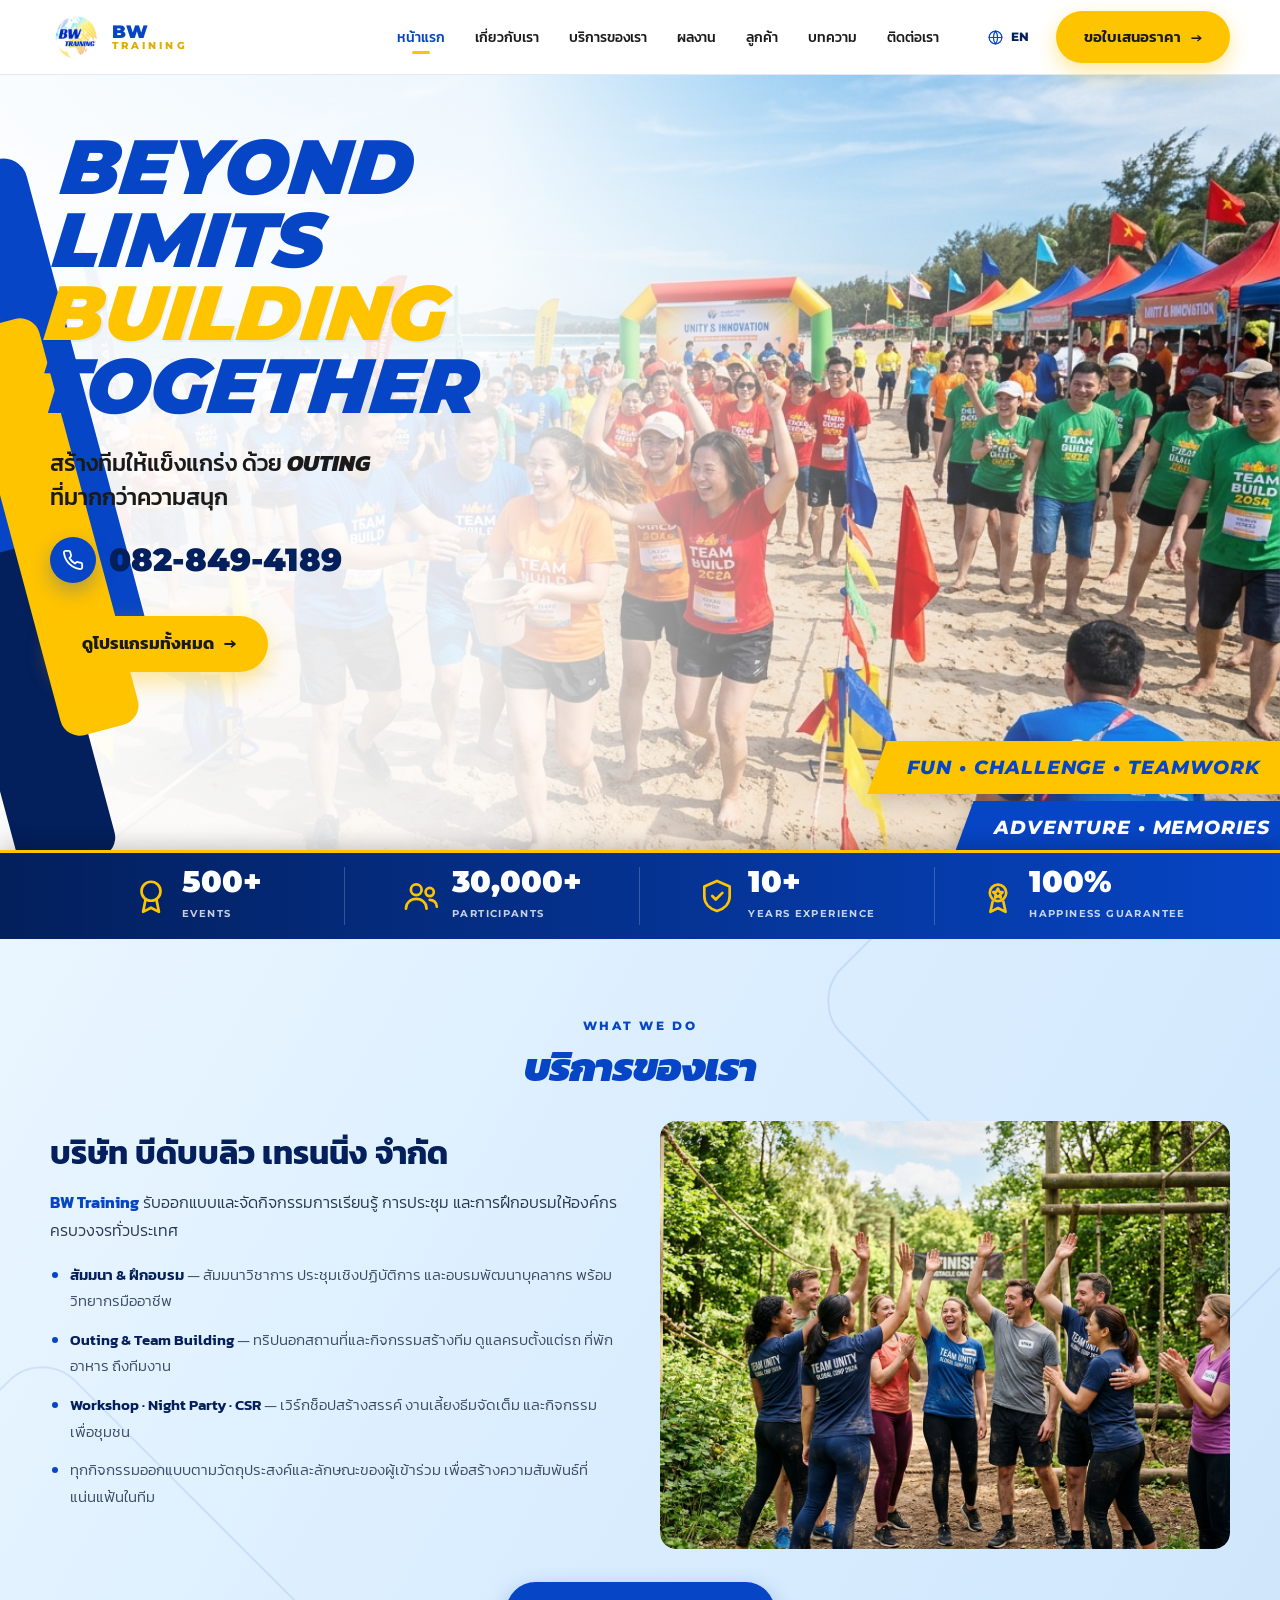
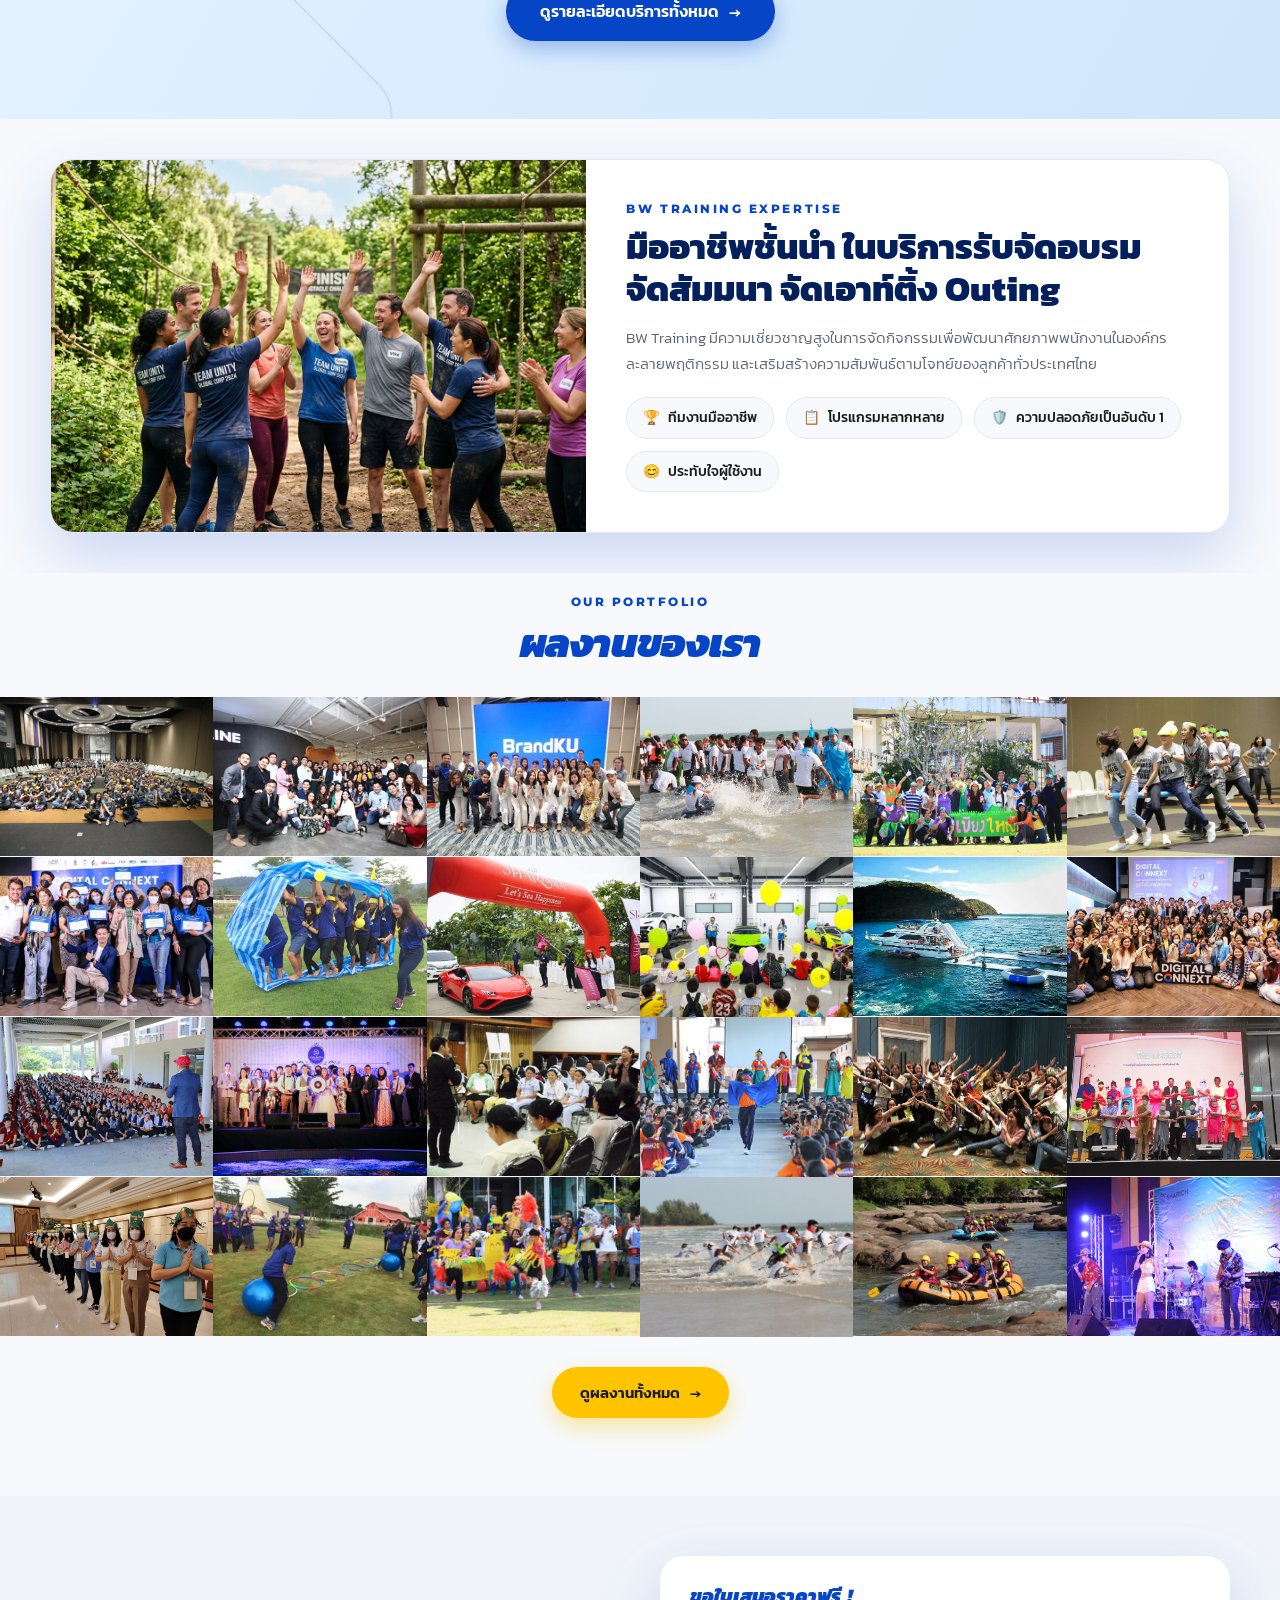
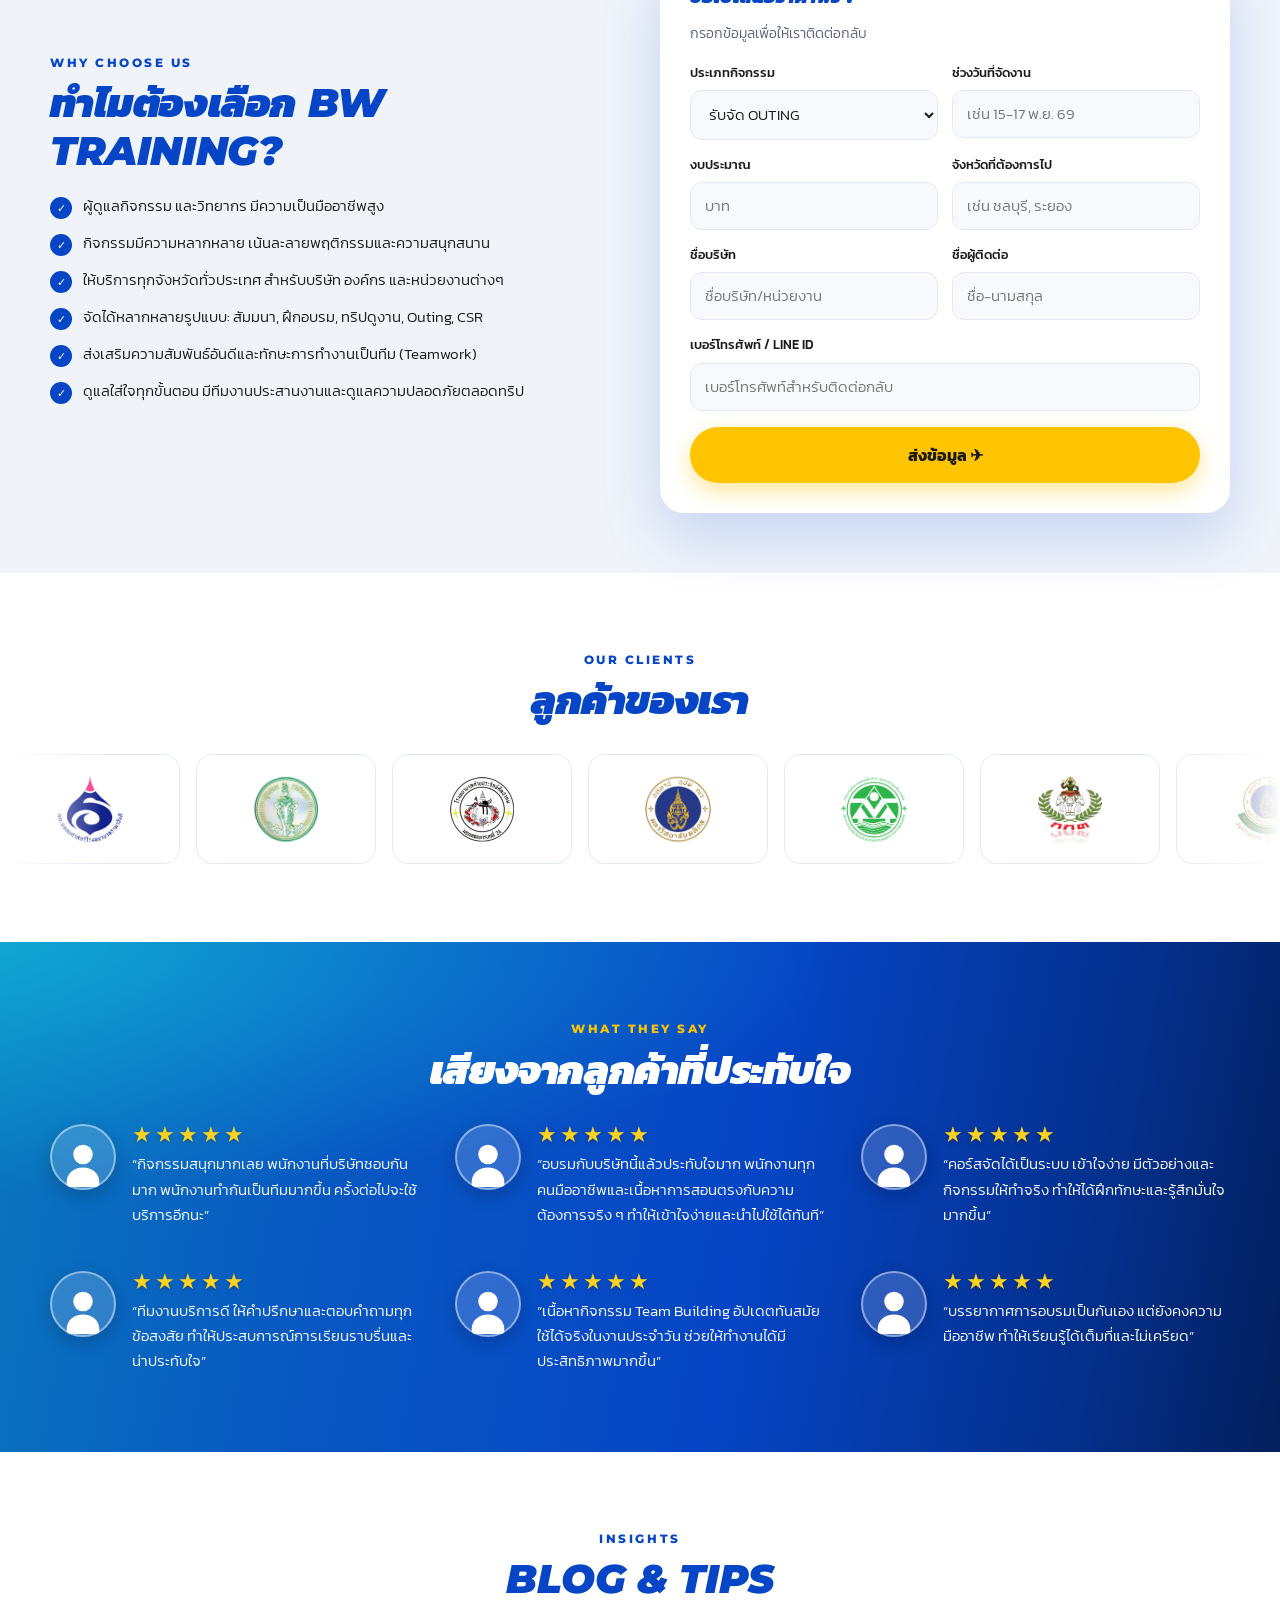
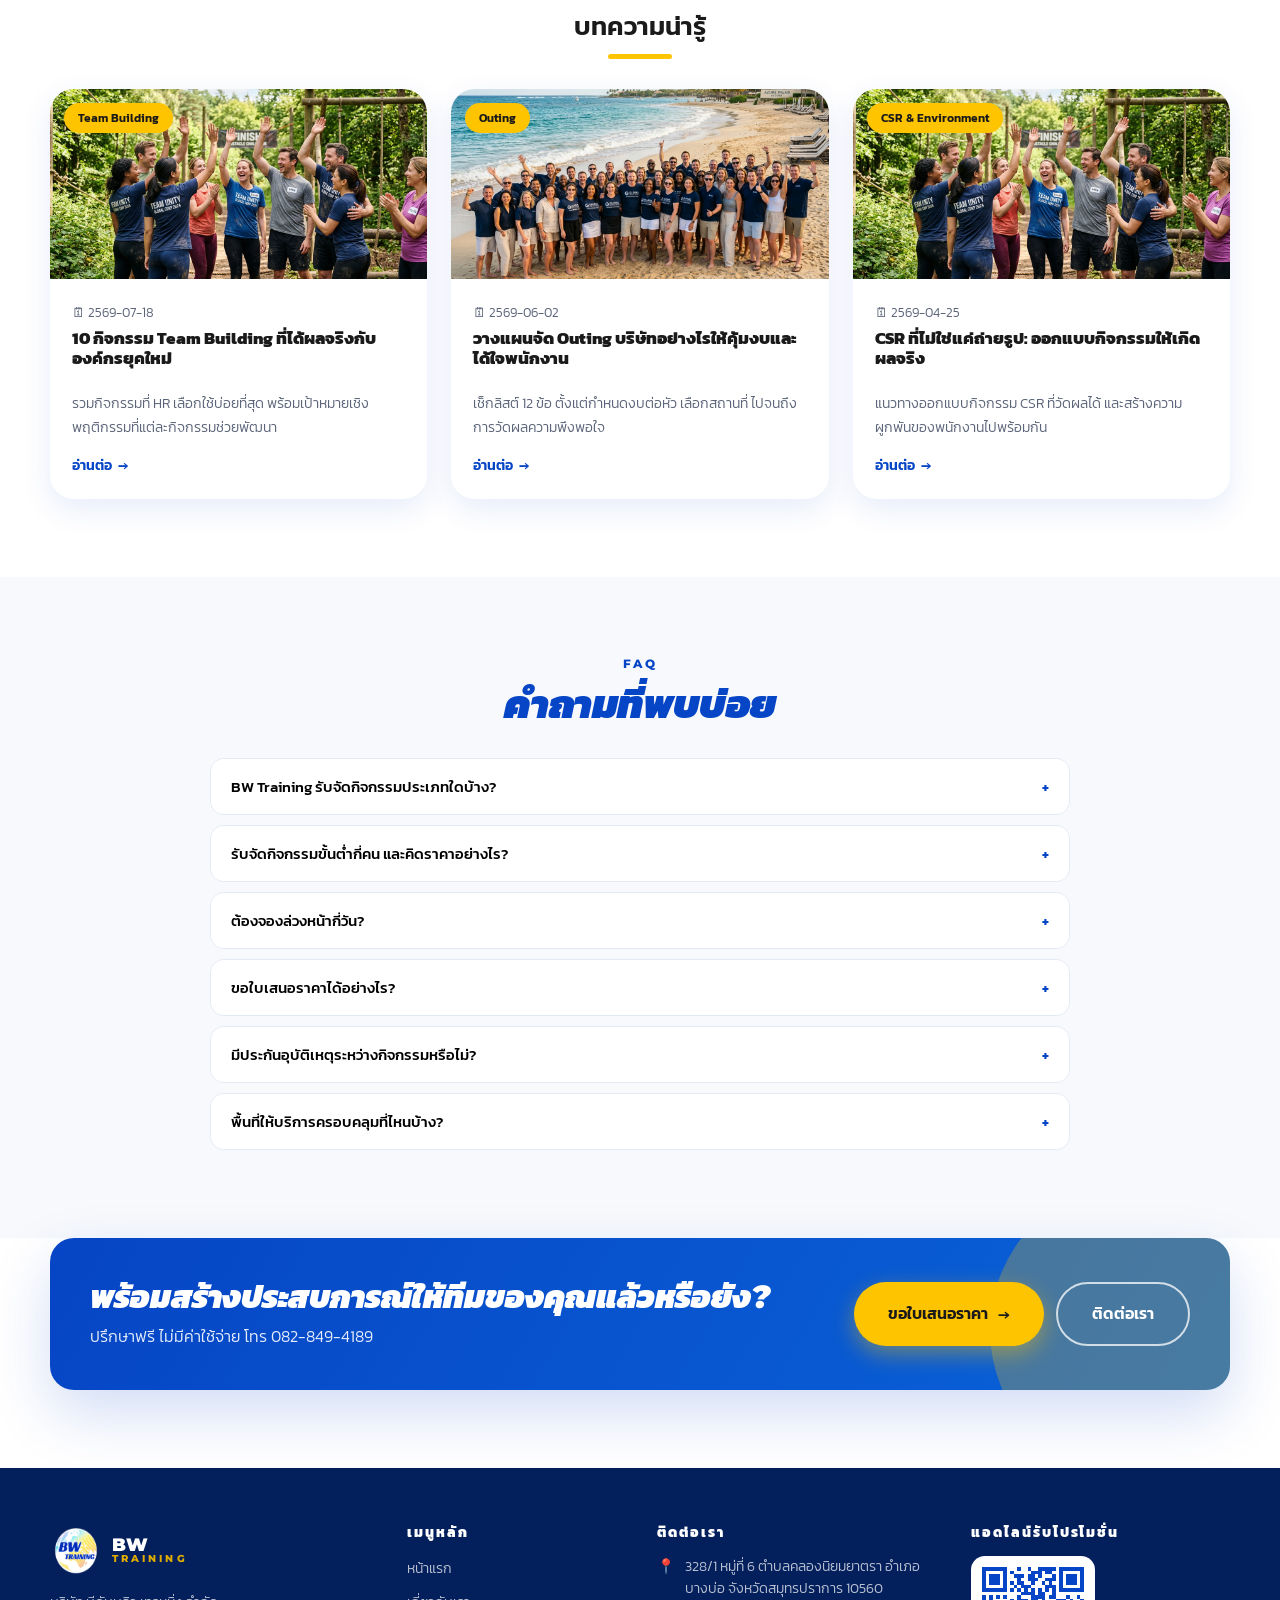
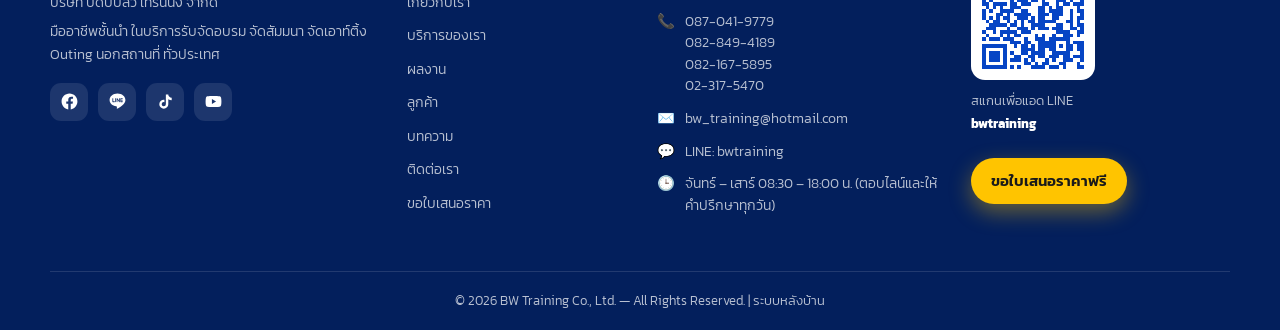
<file: index.html>
<!DOCTYPE html>
<html lang="th">
<head>
<meta charset="UTF-8">
<meta name="viewport" content="width=device-width,initial-scale=1">
<title>BW Training | รับจัด Outing สัมมนา Team Building CSR ครบวงจร ทั่วประเทศ</title>
<meta name="description" content="บริษัท บีดับบลิว เทรนนิ่ง จำกัด รับจัด Outing สัมมนา Team Building ท่องเที่ยว Workshop Night Party และ CSR ครบวงจร ประสบการณ์กว่า 10 ปี 500+ อีเวนต์ ขอใบเสนอราคาฟรีภายใน 24 ชม. โทร 082-849-4189">
<meta name="keywords" content="รับจัด outing, ทีมบิวดิ้ง, team building, จัดสัมมนา, บริษัทจัดกิจกรรม, night party, กิจกรรม CSR, workshop องค์กร, บางบ่อ, สมุทรปราการ">
<meta name="robots" content="index,follow,max-image-preview:large">
<meta name="author" content="บริษัท บีดับบลิว เทรนนิ่ง จำกัด">
<link rel="canonical" href="https://www.bwtraining.co.th/">
<meta name="geo.region" content="TH-11"><meta name="geo.placename" content="บางบ่อ สมุทรปราการ">
<meta name="geo.position" content="13.5147;100.8532"><meta name="ICBM" content="13.5147, 100.8532">
<meta property="og:type" content="website">
<meta property="og:locale" content="th_TH">
<meta property="og:site_name" content="BW Training">
<meta property="og:title" content="BW Training | รับจัด Outing สัมมนา Team Building CSR ครบวงจร">
<meta property="og:description" content="สร้างทีมให้แข็งแกร่ง ด้วยประสบการณ์ที่มากกว่า — Outing, Team Building, สัมมนา, Workshop, Night Party, CSR ทั่วประเทศ">
<meta property="og:url" content="https://www.bwtraining.co.th/">
<meta property="og:image" content="https://www.bwtraining.co.th/assets/img/logo.png">
<meta name="twitter:card" content="summary_large_image">
<link rel="icon" href="assets/img/logo.png" type="image/png">
<link rel="stylesheet" href="assets/css/style.css?v=202608220220">
<script type="application/ld+json">
{"@context":"https://schema.org","@graph":[
{"@type":["Organization","LocalBusiness","TravelAgency"],"@id":"https://www.bwtraining.co.th/#org",
 "name":"บริษัท บีดับบลิว เทรนนิ่ง จำกัด","alternateName":"BW Training Co., Ltd.",
 "url":"https://www.bwtraining.co.th/","logo":"https://www.bwtraining.co.th/assets/img/logo.png",
 "image":"https://www.bwtraining.co.th/assets/img/logo.png",
 "description":"รับจัด Outing สัมมนา Team Building ท่องเที่ยว Workshop Night Party และกิจกรรม CSR ครบวงจรทั่วประเทศไทย",
 "email":"bw_training@hotmail.com",
 "telephone":["+66828494189","+66870419779","+66821675895"],
 "priceRange":"฿฿",
 "address":{"@type":"PostalAddress","streetAddress":"328/1 หมู่ที่ 6 ตำบลคลองนิยมยาตรา","addressLocality":"บางบ่อ","addressRegion":"สมุทรปราการ","postalCode":"10560","addressCountry":"TH"},
 "geo":{"@type":"GeoCoordinates","latitude":13.5147,"longitude":100.8532},
 "areaServed":[{"@type":"Country","name":"ประเทศไทย"},{"@type":"AdministrativeArea","name":"กรุงเทพมหานครและปริมณฑล"},{"@type":"AdministrativeArea","name":"ภาคตะวันออก"}],
 "openingHoursSpecification":[{"@type":"OpeningHoursSpecification","dayOfWeek":["Monday","Tuesday","Wednesday","Thursday","Friday","Saturday"],"opens":"08:30","closes":"18:00"}],
 "sameAs":["https://line.me/R/ti/p/~bwtraining"],
 "aggregateRating":{"@type":"AggregateRating","ratingValue":"4.9","reviewCount":"128"},
 "hasOfferCatalog":{"@type":"OfferCatalog","name":"บริการของ BW Training","itemListElement":[
  {"@type":"Offer","itemOffered":{"@type":"Service","name":"รับจัด Outing"}},
  {"@type":"Offer","itemOffered":{"@type":"Service","name":"กิจกรรมสัมมนา"}},
  {"@type":"Offer","itemOffered":{"@type":"Service","name":"กิจกรรม Team Building"}},
  {"@type":"Offer","itemOffered":{"@type":"Service","name":"กิจกรรมท่องเที่ยว"}},
  {"@type":"Offer","itemOffered":{"@type":"Service","name":"กิจกรรม Workshop"}},
  {"@type":"Offer","itemOffered":{"@type":"Service","name":"กิจกรรม Night Party"}},
  {"@type":"Offer","itemOffered":{"@type":"Service","name":"กิจกรรม CSR"}}]}},
{"@type":"WebSite","@id":"https://www.bwtraining.co.th/#web","url":"https://www.bwtraining.co.th/","name":"BW Training","inLanguage":"th","publisher":{"@id":"https://www.bwtraining.co.th/#org"}},
{"@type":"FAQPage","mainEntity":[
 {"@type":"Question","name":"BW Training รับจัดกิจกรรมประเภทใดบ้าง?","acceptedAnswer":{"@type":"Answer","text":"รับจัด Outing, สัมมนา, Team Building, ทริปท่องเที่ยว, Workshop, Night Party และกิจกรรม CSR ครบวงจร ตั้งแต่ออกแบบโปรแกรม รถรับส่ง ที่พัก อาหาร ทีมงาน อุปกรณ์ ไปจนถึงภาพถ่ายและวิดีโอสรุปงาน"}},
 {"@type":"Question","name":"รับจัดกิจกรรมขั้นต่ำกี่คน และคิดราคาอย่างไร?","acceptedAnswer":{"@type":"Answer","text":"เริ่มต้นที่ 30 คนขึ้นไป เราออกแบบและคิดราคาตามโจทย์จริงของแต่ละองค์กร โดยพิจารณาจากจำนวนผู้เข้าร่วม รูปแบบกิจกรรม สถานที่ จำนวนวัน และบริการเสริมที่ต้องการ แจ้งงบประมาณที่มีมาได้เลย ทีมงานจะจัดโปรแกรมให้อยู่ในงบ"}},
 {"@type":"Question","name":"ต้องจองล่วงหน้ากี่วัน?","acceptedAnswer":{"@type":"Answer","text":"แนะนำจองล่วงหน้าอย่างน้อย 21–30 วัน ช่วง High Season พฤศจิกายนถึงกุมภาพันธ์ ควรจองล่วงหน้า 45–60 วัน"}},
 {"@type":"Question","name":"ขอใบเสนอราคาได้อย่างไร?","acceptedAnswer":{"@type":"Answer","text":"กรอกแบบฟอร์มขอใบเสนอราคาบนเว็บไซต์ หรือติดต่อ LINE: bwtraining และโทร 082-849-4189 ทีมงานส่งใบเสนอราคากลับภายใน 24 ชั่วโมงทำการ"}},
 {"@type":"Question","name":"พื้นที่ให้บริการครอบคลุมที่ไหนบ้าง?","acceptedAnswer":{"@type":"Answer","text":"ให้บริการทั่วประเทศไทย สำนักงานอยู่ที่อำเภอบางบ่อ จังหวัดสมุทรปราการ ดูแลลูกค้าในกรุงเทพฯ สมุทรปราการ ชลบุรี ระยอง ฉะเชิงเทรา และภาคตะวันออก รวมถึงทริปต่างประเทศ"}}]}
]}
</script>
</head>
<body>
<div id="site-header"></div>

<!-- HERO DESIGN (HTML/CSS Separated Text & Graphics) -->
<section class="hero-bwt">
  <div class="hero-bg-photo" id="heroCover" data-edit-bg="hero.coverImg"
       style="background-image: url('assets/img/hero-outing.jpg');"></div>
  <div class="hero-overlay-gradient"></div>
  
  <!-- Left Side Geometric Graphic Accent -->
  <div class="hero-shape-left">
    <div class="shape-b1"></div>
    <div class="shape-b2"></div>
    <div class="shape-y1"></div>
  </div>

  <div class="container hero-container">
    <div class="hero-content-box">
      <h1 class="hero-title-main">
        <span class="l-blue">BEYOND LIMITS</span>
        <span class="l-yellow">BUILDING</span>
        <span class="l-blue">TOGETHER</span>
      </h1>
      <p class="hero-subtitle">
        สร้างทีมให้แข็งแกร่ง ด้วย <strong class="highlight-outing">OUTING</strong><br>
        ที่มากกว่าความสนุก
      </p>

      <a class="hero-phone" href="tel:0828494189">
        <span class="hp-ico" aria-hidden="true">
          <svg viewBox="0 0 24 24" fill="none" stroke="currentColor" stroke-width="2" stroke-linecap="round" stroke-linejoin="round">
            <path d="M22 16.9v3a2 2 0 0 1-2.2 2 19.8 19.8 0 0 1-8.6-3.1 19.5 19.5 0 0 1-6-6A19.8 19.8 0 0 1 2.1 4.2 2 2 0 0 1 4.1 2h3a2 2 0 0 1 2 1.7c.1 1 .4 1.9.7 2.8a2 2 0 0 1-.5 2.1L8.1 9.9a16 16 0 0 0 6 6l1.3-1.2a2 2 0 0 1 2.1-.5c.9.3 1.8.6 2.8.7a2 2 0 0 1 1.7 2z"/>
          </svg>
        </span>
        <span class="hp-num">082-849-4189</span>
      </a>

      <div class="hero-btn-group">
        <a href="services.html" class="btn-hero-yellow">
          ดูโปรแกรมทั้งหมด <span class="arrow">→</span>
        </a>
        <button class="btn-hero-video" data-video>
          <span class="play-icon">▶</span>
          <span class="play-text">ชมวิดีโอแนะนำ</span>
        </button>
      </div>
    </div>
  </div>

  <!-- Bottom Right Floating Ribbons -->
  <div class="hero-ribbon-bar">
    <div class="ribbon-tag yellow-ribbon">
      <span>FUN • CHALLENGE • TEAMWORK</span>
    </div>
    <div class="ribbon-tag blue-ribbon">
      <span>ADVENTURE • MEMORIES</span>
    </div>
  </div>

  <!-- Skewed Blue Bottom Stat Bar matching reference -->
  <div class="hero-statbar-bottom">
    <div class="container">
      <div class="grid" id="statGrid"></div>
    </div>
  </div>
</section>

<!-- SERVICES : บทความแนะนำบริษัท + สไลด์ภาพ -->
<section class="sec-intro">
  <div class="container">
    <div class="sec-head center">
      <div class="section-kicker" id="introKicker" data-edit="intro.kicker"></div>
      <h2 class="section-title" id="introTitle" data-edit="intro.sectionTitle"></h2>
    </div>
    <div class="intro-wrap" id="introBlock"></div>
    <div class="center" style="margin-top:34px">
      <a class="btn btn-blue btn-lg" id="introBtn" href="services.html"><span id="introBtnText" data-edit="intro.btnText"></span> <span class="arw">→</span></a>
    </div>
  </div>
</section>

<!-- ABOUT SPLIT BANNER -->
<section class="sec-paper" style="padding:40px 0">
  <div class="container">
    <div class="about-card-hero" id="expertiseBlock"></div>
  </div>
</section>

<!-- PORTFOLIO -->
<section class="sec-paper" style="padding-top:20px">
  <div class="container">
    <div class="sec-head center">
      <div class="section-kicker">OUR PORTFOLIO</div>
      <h2 class="section-title">ผลงานของเรา</h2>
    </div>
  </div>
  <div class="grid-port" id="portGrid"></div>
  <div class="container">
    <div class="center" style="margin-top:30px"><a class="btn btn-yellow" href="portfolio.html">ดูผลงานทั้งหมด <span class="arw">→</span></a></div>
  </div>
</section>

<!-- WHY CHOOSE US & QUICK QUOTE STRIP -->
<section class="sec-paper" style="padding:60px 0;background:#f0f4fa">
  <div class="container grid-2" style="align-items:center;gap:40px">
    <div>
      <div class="section-kicker">WHY CHOOSE US</div>
      <h2 class="section-title" style="margin-bottom:16px">ทำไมต้องเลือก <span style="color:var(--blue)">BW TRAINING?</span></h2>
      <ul class="check-list" id="aboutPoints" style="margin-top:18px"></ul>
    </div>
    <div class="form-card">
      <h3 style="color:var(--blue);font-family:var(--head-en);font-weight:900;margin-bottom:4px">ขอใบเสนอราคาฟรี !</h3>
      <p style="font-size:0.85rem;color:var(--muted);margin-bottom:16px">กรอกข้อมูลเพื่อให้เราติดต่อกลับ</p>
      <form data-mailto data-subject="ขอใบเสนอราคา (ฟอร์มด่วนหน้าแรก)">
        <div class="form-grid">
          <div class="field">
            <label>ประเภทกิจกรรม</label>
            <select name="ประเภทกิจกรรม">
              <option>รับจัด OUTING</option><option>กิจกรรมสัมมนา</option><option>กิจกรรม TEAM BUILDING</option>
              <option>กิจกรรมท่องเที่ยว</option><option>กิจกรรม WORKSHOP</option><option>กิจกรรม NIGHT PARTY</option>
              <option>กิจกรรม CSR</option><option>ยังไม่แน่ใจ ขอคำแนะนำ</option>
            </select>
          </div>
          <div class="field">
            <label>ช่วงวันที่จัดงาน</label>
            <input name="ช่วงวันที่จัดงาน" placeholder="เช่น 15-17 พ.ย. 69">
          </div>
          <div class="field">
            <label>งบประมาณ</label>
            <input name="งบประมาณ" placeholder="บาท">
          </div>
          <div class="field">
            <label>จังหวัดที่ต้องการไป</label>
            <input name="จังหวัดที่ต้องการไป" placeholder="เช่น ชลบุรี, ระยอง">
          </div>
          <div class="field">
            <label>ชื่อบริษัท</label>
            <input name="ชื่อบริษัท" required placeholder="ชื่อบริษัท/หน่วยงาน">
          </div>
          <div class="field">
            <label>ชื่อผู้ติดต่อ</label>
            <input name="ชื่อผู้ติดต่อ" required placeholder="ชื่อ-นามสกุล">
          </div>
          <div class="field full">
            <label>เบอร์โทรศัพท์ / LINE ID</label>
            <input name="เบอร์โทรศัพท์" required placeholder="เบอร์โทรศัพท์สำหรับติดต่อกลับ">
          </div>
        </div>
        <button class="btn btn-yellow btn-lg" type="submit" style="width:100%;justify-content:center;margin-top:16px;font-weight:700">ส่งข้อมูล ✈</button>
        <div class="form-msg"></div>
      </form>
    </div>
  </div>
</section>

<!-- CLIENTS -->
<section>
  <div class="container">
    <div class="sec-head center">
      <div class="section-kicker">OUR CLIENTS</div>
      <h2 class="section-title">ลูกค้าของเรา</h2>
    </div>
  </div>
  <div class="marquee"><div class="marquee-track" id="clientTrack"></div></div>
</section>

<!-- TESTIMONIALS -->
<section class="sec-review">
  <div class="container">
    <div class="sec-head center">
      <div class="section-kicker">WHAT THEY SAY</div>
      <h2 class="section-title">เสียงจากลูกค้าที่ประทับใจ</h2>
    </div>
    <div class="grid-3" id="tstGrid"></div>
  </div>
</section>

<!-- BLOG + FAQ -->
<section>
  <div class="container">
    <div class="sec-head center">
      <div class="section-kicker">INSIGHTS</div>
      <h2 class="section-title">BLOG &amp; TIPS</h2>
      <div class="section-title-th">บทความน่ารู้</div>
    </div>
    <div class="grid-3" id="blogGrid"></div>
  </div>
</section>

<section class="sec-paper">
  <div class="container" style="max-width:900px">
    <div class="sec-head center">
      <div class="section-kicker">FAQ</div>
      <h2 class="section-title">คำถามที่พบบ่อย</h2>
    </div>
    <div id="faqList"></div>
  </div>
</section>

<section style="padding-top:0">
  <div class="container"><div class="cta-band">
    <div><h3>พร้อมสร้างประสบการณ์ให้ทีมของคุณแล้วหรือยัง?</h3>
      <p style="margin:6px 0 0;color:rgba(255,255,255,.9)">ปรึกษาฟรี ไม่มีค่าใช้จ่าย โทร 082-849-4189</p></div>
    <div style="display:flex;gap:12px;flex-wrap:wrap">
      <a class="btn btn-yellow btn-lg" href="quote.html">ขอใบเสนอราคา <span class="arw">→</span></a>
      <a class="btn btn-ghost btn-lg" href="contact.html">ติดต่อเรา</a>
    </div>
  </div></div>
</section>

<div id="site-footer"></div>

<div class="modal" id="videoModal"><div><button class="close" aria-label="ปิด">✕</button>
  <div class="box"><div><h3 style="color:#fff">วิดีโอแนะนำบริษัท</h3>
  <p style="color:#bbb">เพิ่มลิงก์วิดีโอได้จากหน้าหลังบ้าน → ส่วน Hero → Video URL</p></div></div></div></div>

<script src="assets/js/supabase.js?v=202608220220"></script>
<script src="assets/js/data.js?v=202608220220"></script>
<script src="assets/js/i18n.js?v=202608220220"></script>
<script>
window.pageInit = function (R, S) {
  R.stats("#statGrid");
  R.intro("#introBlock");
  R.expertise("#expertiseBlock");
  R.portfolio("#portGrid");
  R.clients("#clientTrack", true);
  R.testimonials("#tstGrid");
  R.blog("#blogGrid", 3);
  R.faq("#faqList");
  const abHead = document.getElementById("aboutHead"); if (abHead) abHead.textContent = S.about.headline;
  const abBody = document.getElementById("aboutBody"); if (abBody) abBody.textContent = S.about.body;
  const abPts = document.getElementById("aboutPoints");
  if (abPts) {
    abPts.innerHTML = S.about.points.map(p => `<li><span class="tick">✓</span>${p}</li>`).join("");
  }
};
</script>
<script src="assets/js/main.js?v=202608220220"></script>
<script src="assets/js/cropper.js?v=202608220220"></script>
<script src="assets/js/edit.js?v=202608220220"></script>
</body>
</html>
</file>
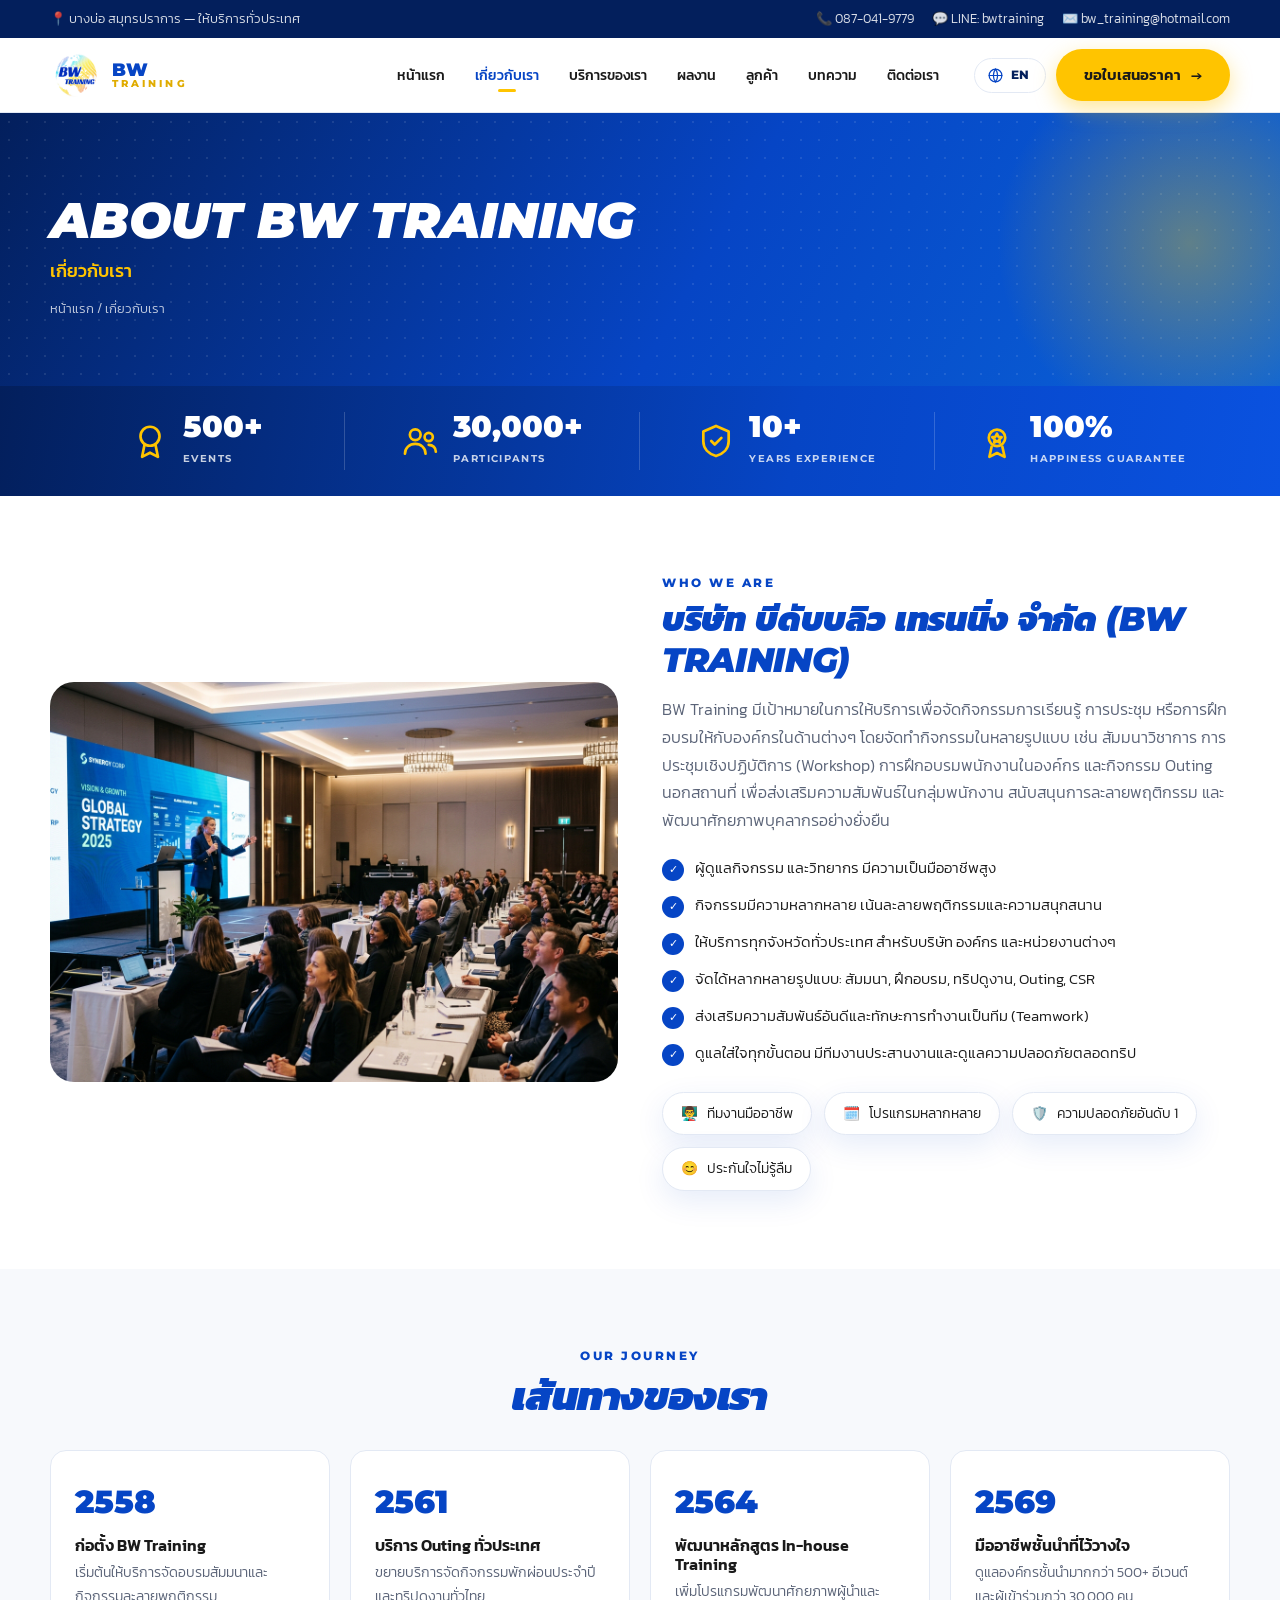
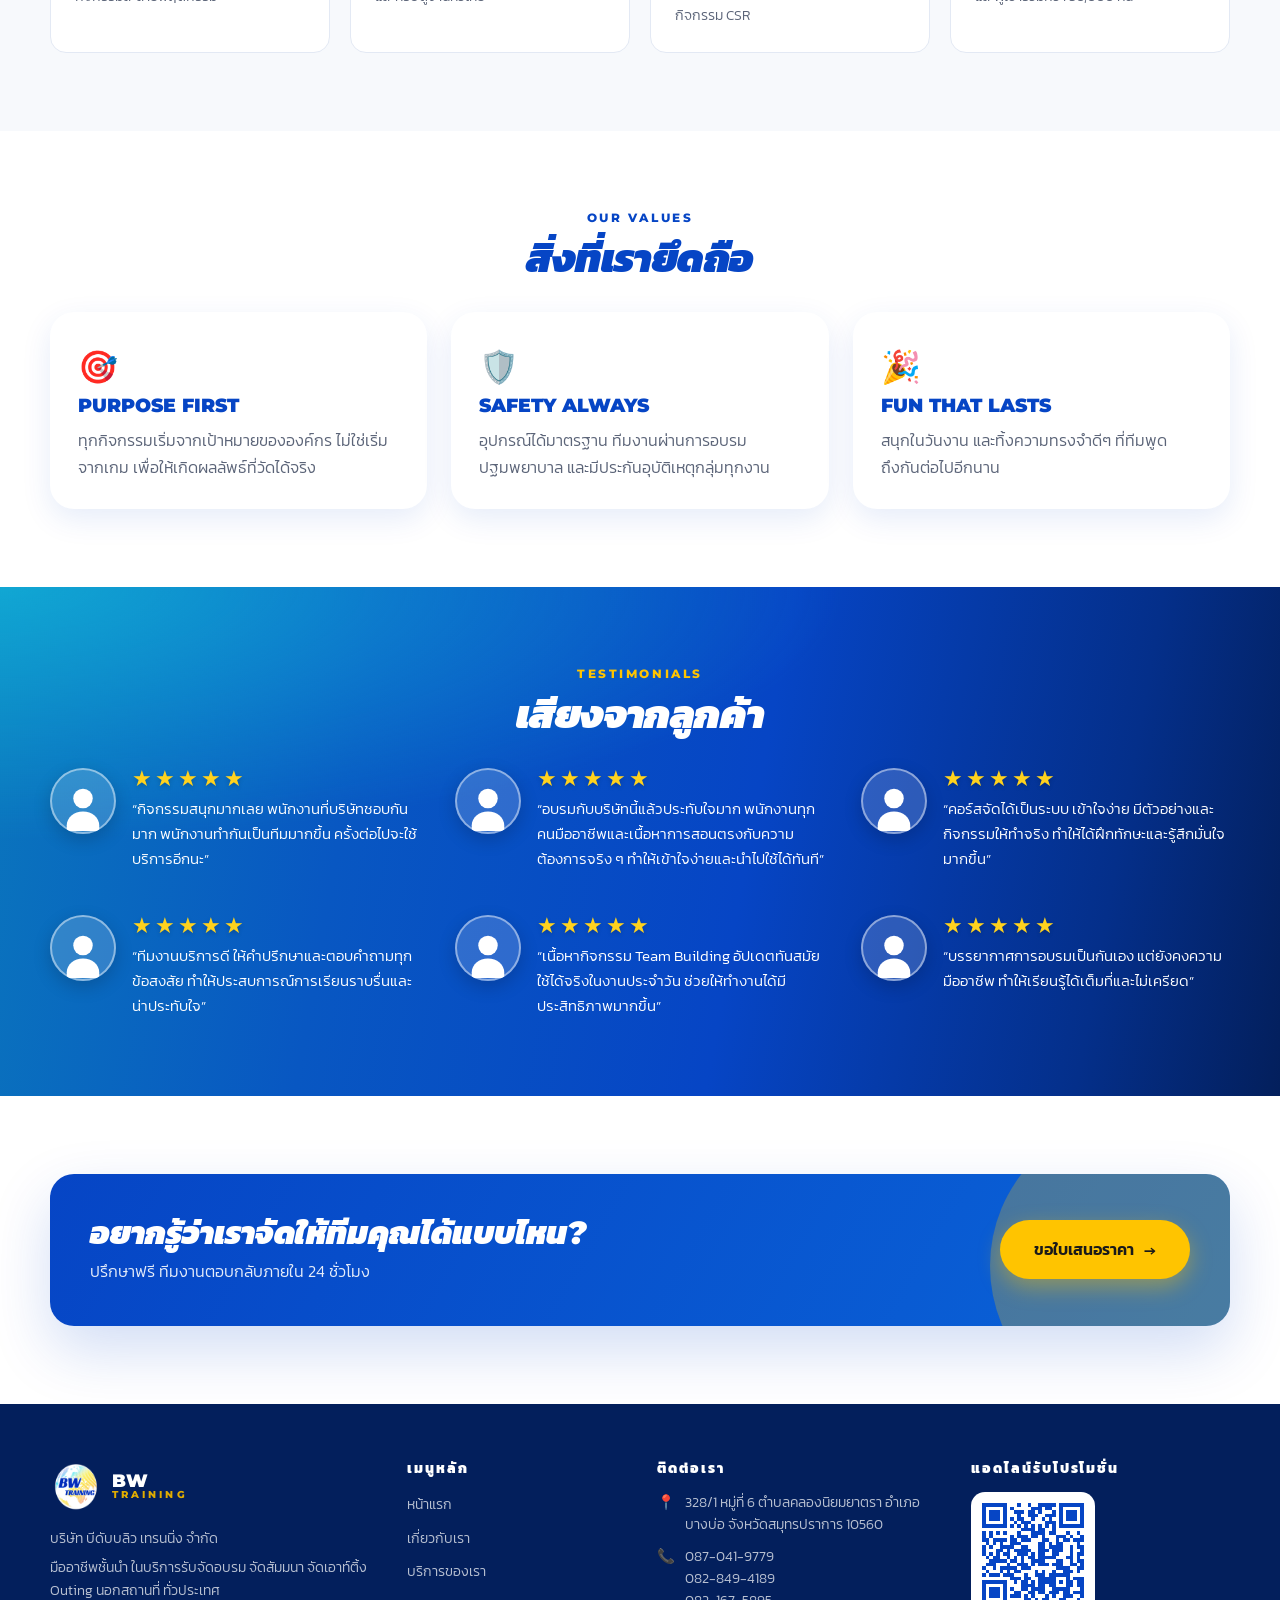
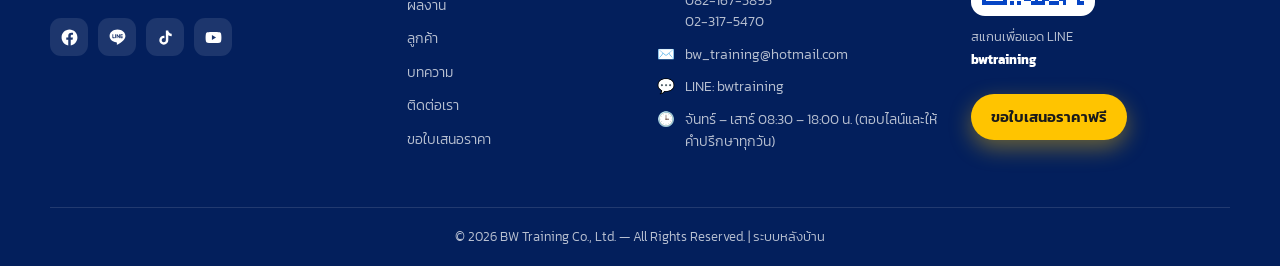
<file: about.html>
<!DOCTYPE html>
<html lang="th">
<head>
<meta charset="UTF-8">
<meta name="viewport" content="width=device-width,initial-scale=1">
<title>เกี่ยวกับเรา | BW Training บริษัทรับจัดกิจกรรมองค์กรครบวงจร</title>
<meta name="description" content="รู้จัก บริษัท บีดับบลิว เทรนนิ่ง จำกัด ทีมงานมืออาชีพด้านกิจกรรมองค์กร ประสบการณ์กว่า 10 ปี 500+ อีเวนต์ ผู้เข้าร่วมกว่า 30,000 คน ให้บริการทั่วประเทศไทย">
<meta name="keywords" content="เกี่ยวกับ bw training, บริษัทจัดกิจกรรมองค์กร, ออร์แกไนเซอร์ สมุทรปราการ">
<meta name="robots" content="index,follow">
<link rel="canonical" href="https://www.bwtraining.co.th/about.html">
<meta name="geo.region" content="TH-11"><meta name="geo.placename" content="บางบ่อ สมุทรปราการ">
<meta property="og:type" content="website"><meta property="og:locale" content="th_TH">
<meta property="og:title" content="เกี่ยวกับเรา | BW Training">
<meta property="og:description" content="ทีมงานมืออาชีพด้านกิจกรรมองค์กร ประสบการณ์กว่า 10 ปี ให้บริการทั่วประเทศไทย">
<link rel="icon" href="assets/img/logo.png" type="image/png">
<link rel="stylesheet" href="assets/css/style.css?v=202608220220">
<script type="application/ld+json">
{"@context":"https://schema.org","@type":"AboutPage","name":"เกี่ยวกับ BW Training",
"url":"https://www.bwtraining.co.th/about.html","inLanguage":"th",
"mainEntity":{"@type":"Organization","name":"บริษัท บีดับบลิว เทรนนิ่ง จำกัด","foundingDate":"2015",
"email":"bw_training@hotmail.com","telephone":"+66828494189",
"address":{"@type":"PostalAddress","streetAddress":"328/1 หมู่ที่ 6 ตำบลคลองนิยมยาตรา","addressLocality":"บางบ่อ","addressRegion":"สมุทรปราการ","postalCode":"10560","addressCountry":"TH"}},
"breadcrumb":{"@type":"BreadcrumbList","itemListElement":[
{"@type":"ListItem","position":1,"name":"หน้าแรก","item":"https://www.bwtraining.co.th/"},
{"@type":"ListItem","position":2,"name":"เกี่ยวกับเรา","item":"https://www.bwtraining.co.th/about.html"}]}}
</script>
</head>
<body>
<div id="site-header"></div>

<section class="page-hero">
  <div class="container">
    <h1 id="abHeroEn"></h1>
    <div class="th" id="abHeroTh"></div>
    <div class="crumb"><a href="index.html">หน้าแรก</a> / เกี่ยวกับเรา</div>
  </div>
</section>

<div class="statbar"><div class="container"><div class="grid" id="statGrid"></div></div></div>

<section>
  <div class="container grid-2" style="gap:44px;align-items:center">
    <div class="g1 reveal" id="abImg" data-edit-bg="about.img"
         style="min-height:400px;border-radius:24px;background-size:cover;background-position:center"></div>
    <div>
      <div class="section-kicker" id="abKicker" data-edit="about.kicker"></div>
      <h2 class="section-title" style="font-size:clamp(1.4rem,3vw,2.1rem)" id="aboutHead" data-edit="about.headline"></h2>
      <p class="lead" id="aboutBody" data-edit="about.body"></p>
      <ul class="check-list" id="aboutPoints" style="margin-top:20px"></ul>
      <div class="pill-row" id="abPills"></div>
    </div>
  </div>
</section>

<section class="sec-paper">
  <div class="container">
    <div class="sec-head center">
      <div class="section-kicker" id="abTlKicker" data-edit="about.timelineKicker"></div>
      <h2 class="section-title" id="abTlTitle" data-edit="about.timelineTitle"></h2>
    </div>
    <div class="grid-services" id="timeline"></div>
  </div>
</section>

<section>
  <div class="container">
    <div class="sec-head center">
      <div class="section-kicker" id="abValKicker" data-edit="about.valuesKicker"></div>
      <h2 class="section-title" id="abValTitle" data-edit="about.valuesTitle"></h2>
    </div>
    <div class="grid-3" id="abValues">
    </div>
  </div>
</section>

<section class="sec-review">
  <div class="container">
    <div class="sec-head center"><div class="section-kicker" id="abRvKicker" data-edit="about.reviewKicker"></div>
      <h2 class="section-title" id="abRvTitle" data-edit="about.reviewTitle"></h2></div>
    <div class="grid-3" id="tstGrid"></div>
  </div>
</section>

<section>
  <div class="container"><div class="cta-band">
    <div><h3 id="abCtaTitle" data-edit="about.ctaTitle"></h3>
      <p style="margin:6px 0 0;color:rgba(255,255,255,.9)" id="abCtaDesc" data-edit="about.ctaDesc"></p></div>
    <a class="btn btn-yellow btn-lg" href="quote.html"><span id="abCtaBtn" data-edit="about.ctaBtn"></span> <span class="arw">→</span></a>
  </div></div>
</section>

<div id="site-footer"></div>
<script src="assets/js/supabase.js?v=202608220220"></script>
<script src="assets/js/data.js?v=202608220220"></script>
<script src="assets/js/i18n.js?v=202608220220"></script>
<script>
window.pageInit = function (R, S) {
  const a = S.about, q = id => document.getElementById(id);
  const put = (id, v) => { const el = q(id); if (el) el.textContent = v || ""; };

  R.stats("#statGrid"); R.testimonials("#tstGrid");

  put("abHeroEn", a.heroEn); put("abHeroTh", a.heroTh);
  put("abKicker", a.kicker); put("aboutHead", a.headline); put("aboutBody", a.body);
  put("abTlKicker", a.timelineKicker); put("abTlTitle", a.timelineTitle);
  put("abValKicker", a.valuesKicker); put("abValTitle", a.valuesTitle);
  put("abRvKicker", a.reviewKicker); put("abRvTitle", a.reviewTitle);
  put("abCtaTitle", a.ctaTitle); put("abCtaDesc", a.ctaDesc); put("abCtaBtn", a.ctaBtn);

  if (q("abImg") && a.img) q("abImg").style.backgroundImage = `url('${a.img}')`;

  q("aboutPoints").innerHTML = a.points.map((p, i) =>
    `<li><span class="tick">✓</span><span data-edit="about.points.${i}">${p}</span></li>`).join("");

  q("abPills").innerHTML = (a.pills || []).map((p, i) =>
    `<span class="pill"><span data-edit="about.pills.${i}.ico">${p.ico}</span>
      <span data-edit="about.pills.${i}.text">${p.text}</span></span>`).join("");

  q("timeline").innerHTML = a.timeline.map((t, i) => `
    <div class="svc reveal" style="padding:24px">
      <div class="price" style="font-size:2rem" data-edit="about.timeline.${i}.y">${t.y}</div>
      <h3 style="margin:6px 0 6px;font-size:1rem" data-edit="about.timeline.${i}.t">${t.t}</h3>
      <p style="color:var(--muted);font-size:.88rem;margin:0" data-edit="about.timeline.${i}.d">${t.d}</p>
    </div>`).join("");

  q("abValues").innerHTML = (a.values || []).map((v, i) => `
    <div class="prog reveal" style="padding:28px">
      <div style="font-size:2rem" data-edit="about.values.${i}.ico">${v.ico}</div>
      <h3 style="color:var(--blue);font-family:var(--head-en);font-weight:900"
          data-edit="about.values.${i}.title">${v.title}</h3>
      <p style="color:var(--muted);margin:0" data-edit="about.values.${i}.desc">${v.desc}</p>
    </div>`).join("");
};
</script>
<script src="assets/js/main.js?v=202608220220"></script>
<script src="assets/js/cropper.js?v=202608220220"></script>
<script src="assets/js/edit.js?v=202608220220"></script>
</body>
</html>
</file>
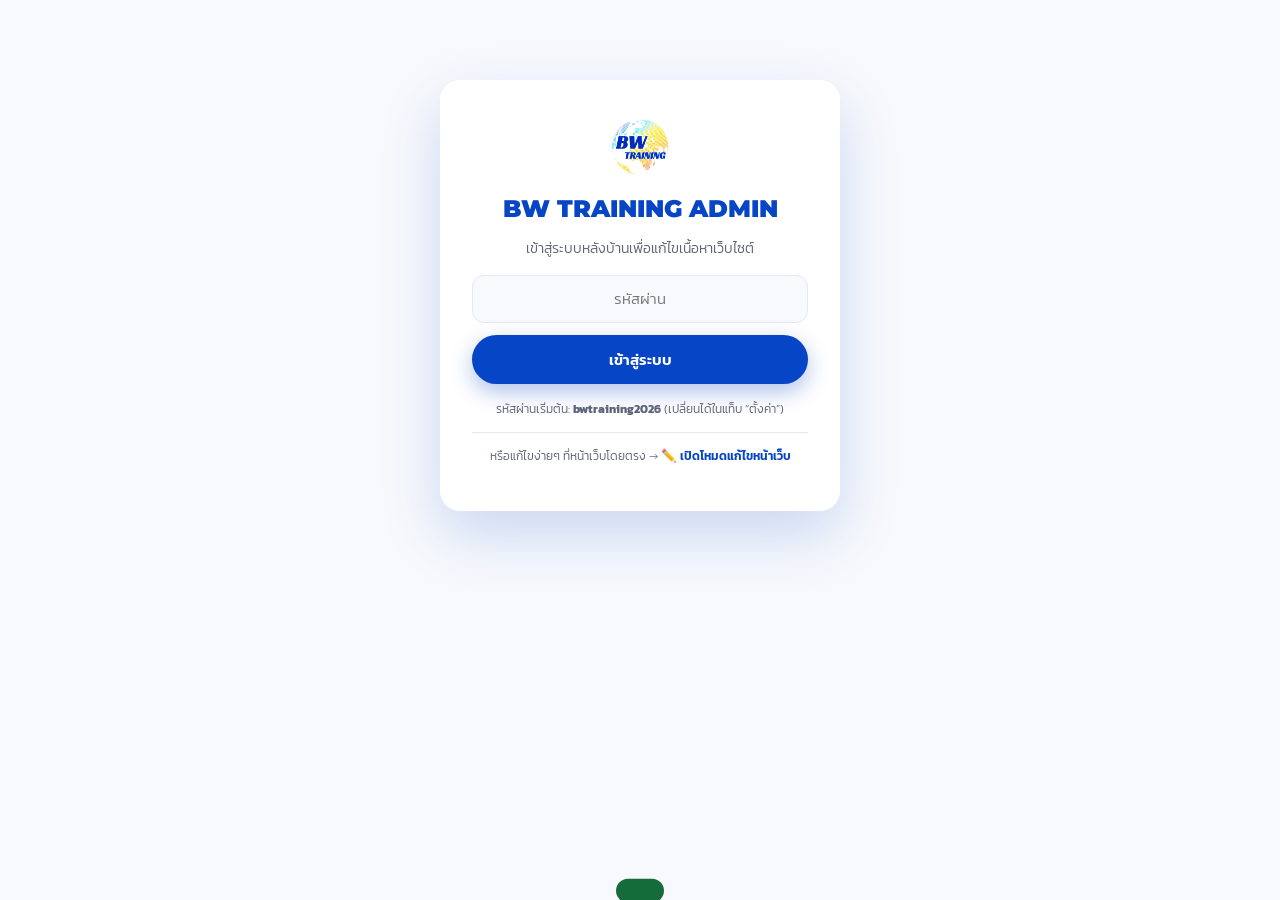
<file: admin.html>
<!DOCTYPE html>
<html lang="th">
<head>
<meta charset="UTF-8">
<meta name="viewport" content="width=device-width,initial-scale=1">
<title>ระบบหลังบ้าน | BW Training Admin</title>
<meta name="robots" content="noindex,nofollow">
<link rel="icon" href="assets/img/logo.png" type="image/png">
<link rel="stylesheet" href="assets/css/style.css?v=202608220220">
<style>
  body{background:var(--paper)}
  .admin-top{background:var(--blue-deep);color:#fff;padding:14px 0}
  .admin-top .container{display:flex;align-items:center;gap:14px;flex-wrap:wrap}
  .admin-top img{width:40px}
  .admin-top h1{font-family:var(--head-en);font-weight:900;font-size:1.1rem;margin:0;letter-spacing:.05em}
  .admin-top .sp{margin-left:auto;display:flex;gap:8px;flex-wrap:wrap}
  .abtn{padding:9px 16px;border-radius:10px;font-size:.85rem;font-weight:500;background:rgba(255,255,255,.14);color:#fff}
  .abtn:hover{background:rgba(255,255,255,.26)}
  .abtn.y{background:var(--yellow);color:var(--ink)}
  .abtn.r{background:#e04848}
  .layout{display:grid;grid-template-columns:230px 1fr;gap:22px;padding:22px 0 60px}
  .side{background:#fff;border:1px solid var(--line);border-radius:16px;padding:10px;height:max-content;position:sticky;top:16px}
  .side button{display:block;width:100%;text-align:left;background:none;padding:11px 14px;border-radius:10px;font-size:.9rem;color:var(--ink)}
  .side button:hover{background:var(--paper)}
  .side button.on{background:var(--blue);color:#fff;font-weight:500}
  .panel{background:#fff;border:1px solid var(--line);border-radius:16px;padding:24px;display:none}
  .panel.on{display:block}
  .panel h2{font-family:var(--head-en);font-weight:900;color:var(--blue);font-size:1.2rem;margin-bottom:4px}
  .panel .hint{color:var(--muted);font-size:.85rem;margin:0 0 18px}
  .row{display:grid;grid-template-columns:1fr 1fr;gap:12px;margin-bottom:12px}
  .row.one{grid-template-columns:1fr}
  .item{border:1px solid var(--line);border-radius:14px;padding:16px;margin-bottom:12px;background:var(--paper);position:relative}
  .item .del{position:absolute;right:10px;top:10px;background:#fee;color:#c33;border-radius:8px;padding:4px 10px;font-size:.78rem}
  .item .idx{font-family:var(--head-en);font-weight:900;color:var(--blue);font-size:.8rem;margin-bottom:8px}
  .addbtn{background:var(--blue);color:#fff;padding:10px 18px;border-radius:10px;font-size:.87rem}
  .lead-tb{width:100%;border-collapse:collapse;font-size:.85rem}
  .lead-tb th,.lead-tb td{border:1px solid var(--line);padding:8px 10px;text-align:left;vertical-align:top}
  .lead-tb th{background:var(--paper);white-space:nowrap}
  .toast{position:fixed;left:50%;bottom:26px;transform:translate(-50%,120%);background:#146c3a;color:#fff;padding:12px 24px;border-radius:12px;z-index:2000;transition:.35s;font-size:.9rem}
  .toast.on{transform:translate(-50%,0)}
  .login{max-width:400px;margin:80px auto;background:#fff;border-radius:20px;padding:32px;box-shadow:var(--shadow-lg);text-align:center}
  @media(max-width:820px){.layout{grid-template-columns:1fr}.side{position:static}.row{grid-template-columns:1fr}}
</style>
</head>
<body>

<!-- ล็อกอิน (ป้องกันเบื้องต้นฝั่งหน้าเว็บ — ควรใช้รหัสผ่านระดับโฮสติ้งเพิ่มเมื่อขึ้นเซิร์ฟเวอร์จริง) -->
<div id="login" class="login">
  <img src="assets/img/logo.png" width="72" style="margin:0 auto 14px">
  <h2 style="font-family:var(--head-en);color:var(--blue);font-weight:900">BW TRAINING ADMIN</h2>
  <p style="color:var(--muted);font-size:.88rem">เข้าสู่ระบบหลังบ้านเพื่อแก้ไขเนื้อหาเว็บไซต์</p>
  <input type="password" id="pw" placeholder="รหัสผ่าน" style="text-align:center;margin-bottom:12px">
  <button class="btn btn-blue" id="loginBtn" style="width:100%;justify-content:center">เข้าสู่ระบบ</button>
  <p style="color:var(--muted);font-size:.78rem;margin-top:14px">รหัสผ่านเริ่มต้น: <b>bwtraining2026</b> (เปลี่ยนได้ในแท็บ “ตั้งค่า”)</p>
  <p style="color:var(--muted);font-size:.78rem;margin-top:10px;border-top:1px solid var(--line);padding-top:12px">
    หรือแก้ไขง่ายๆ ที่หน้าเว็บโดยตรง → <a href="index.html?edit=1" style="color:var(--blue);font-weight:600">✏️ เปิดโหมดแก้ไขหน้าเว็บ</a></p>
</div>

<div id="app" style="display:none">
<div class="admin-top">
  <div class="container">
    <img src="assets/img/logo.png" alt="">
    <h1>BW TRAINING — ADMIN PANEL</h1>
    <div class="sp">
      <a class="abtn y" href="index.html?edit=1" target="_blank">✏️ แก้ไขที่หน้าเว็บ</a>
      <a class="abtn" href="index.html" target="_blank">👁 ดูเว็บไซต์</a>
      <button class="abtn y" id="saveBtn">💾 บันทึกทั้งหมด</button>
    </div>
  </div>
</div>

<div class="container layout">
  <nav class="side" id="side"></nav>
  <div>
    <div class="panel" id="p-company"></div>
    <div class="panel" id="p-hero"></div>
    <div class="panel" id="p-stats"></div>
    <div class="panel" id="p-about"></div>
    <div class="panel" id="p-expertise"></div>
    <div class="panel" id="p-intro"></div>
    <div class="panel" id="p-services"></div>
    <div class="panel" id="p-portfolio"></div>
    <div class="panel" id="p-clients"></div>
    <div class="panel" id="p-testimonials"></div>
    <div class="panel" id="p-blog"></div>
    <div class="panel" id="p-faq"></div>
    <div class="panel" id="p-seo"></div>
    <div class="panel" id="p-leads"></div>
    <div class="panel" id="p-settings"></div>
  </div>
</div>
</div>

<div class="toast" id="toast"></div>

<script src="assets/js/supabase.js?v=202608220220"></script>
<script src="assets/js/data.js?v=202608220220"></script>
<script src="assets/js/cropper.js?v=202608220220"></script>
<script src="assets/js/admin.js?v=202608220220"></script>
</body>
</html>
</file>
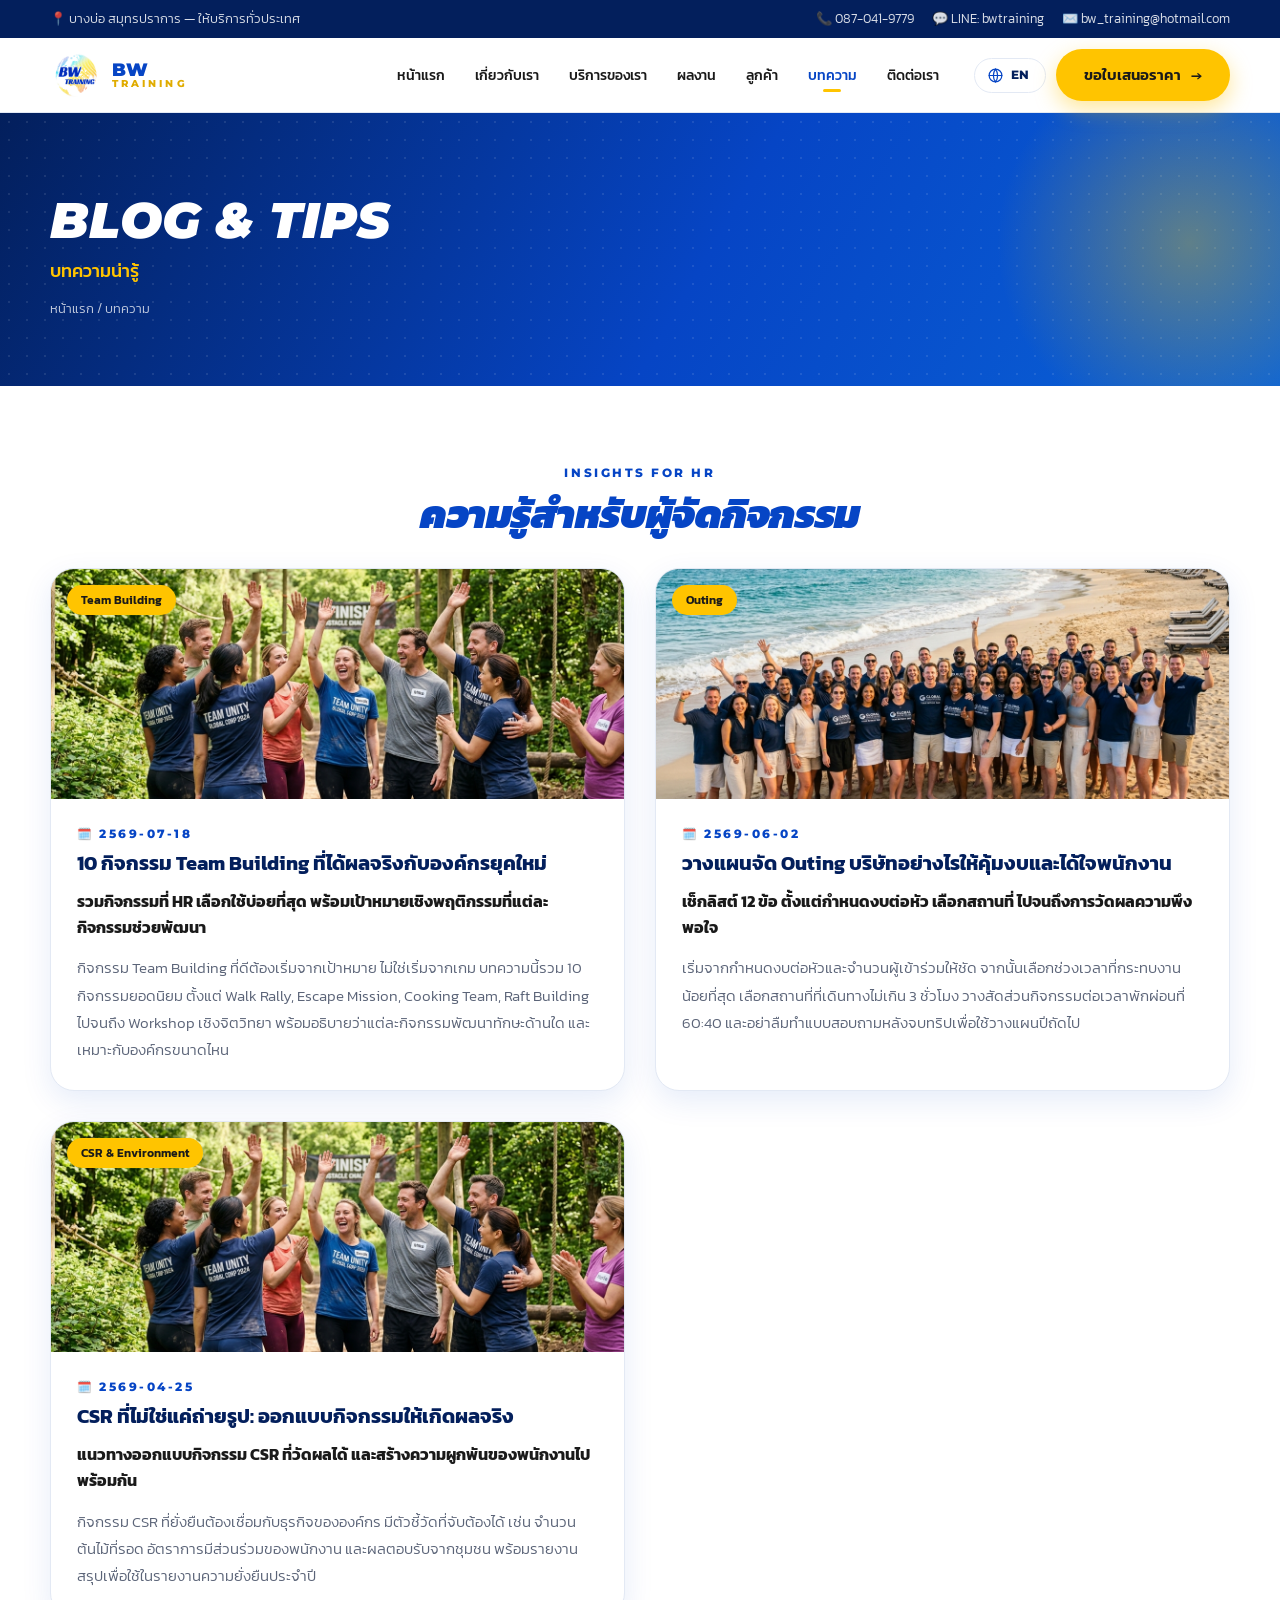
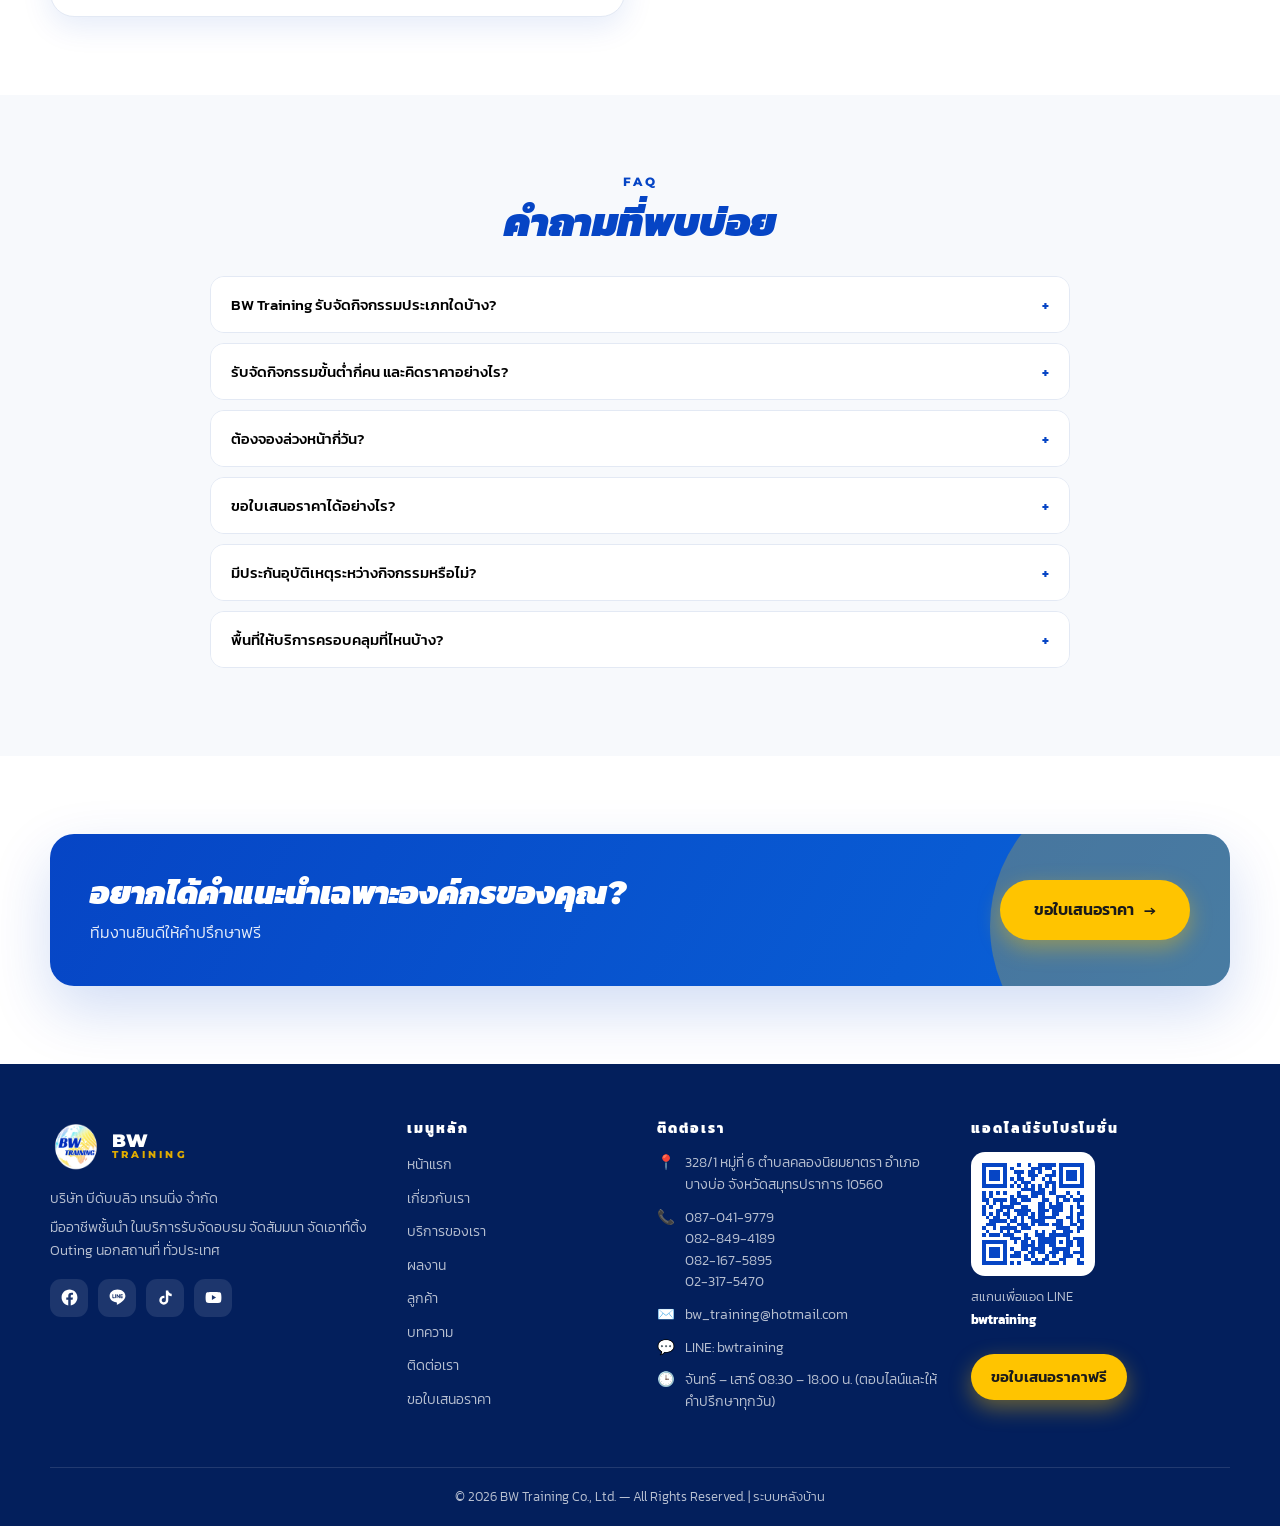
<file: blog.html>
<!DOCTYPE html>
<html lang="th">
<head>
<meta charset="UTF-8">
<meta name="viewport" content="width=device-width,initial-scale=1">
<title>บทความ &amp; เคล็ดลับจัดกิจกรรมองค์กร | BW Training</title>
<meta name="description" content="บทความและเคล็ดลับสำหรับ HR และผู้จัดกิจกรรมองค์กร วางแผน Outing, ออกแบบ Team Building, จัด CSR ให้ได้ผลจริง โดยทีมงาน BW Training">
<meta name="keywords" content="บทความ team building, วิธีจัด outing, เคล็ดลับ hr, กิจกรรม csr องค์กร">
<meta name="robots" content="index,follow">
<link rel="canonical" href="https://www.bwtraining.co.th/blog.html">
<meta name="geo.region" content="TH-11"><meta name="geo.placename" content="บางบ่อ สมุทรปราการ">
<meta property="og:type" content="website"><meta property="og:locale" content="th_TH">
<meta property="og:title" content="บทความ &amp; เคล็ดลับ | BW Training">
<meta property="og:description" content="ความรู้สำหรับ HR และผู้จัดกิจกรรมองค์กร">
<link rel="icon" href="assets/img/logo.png" type="image/png">
<link rel="stylesheet" href="assets/css/style.css?v=202608220220">
<script type="application/ld+json">
{"@context":"https://schema.org","@type":"Blog","name":"บทความ BW Training","inLanguage":"th",
"url":"https://www.bwtraining.co.th/blog.html",
"publisher":{"@type":"Organization","name":"บริษัท บีดับบลิว เทรนนิ่ง จำกัด"},
"blogPost":[
{"@type":"BlogPosting","headline":"10 กิจกรรม Team Building ที่ได้ผลจริงกับองค์กรยุคใหม่","datePublished":"2026-07-18","author":{"@type":"Organization","name":"BW Training"}},
{"@type":"BlogPosting","headline":"วางแผนจัด Outing บริษัทอย่างไรให้คุ้มงบและได้ใจพนักงาน","datePublished":"2026-06-02","author":{"@type":"Organization","name":"BW Training"}},
{"@type":"BlogPosting","headline":"CSR ที่ไม่ใช่แค่ถ่ายรูป: ออกแบบกิจกรรมให้เกิดผลจริง","datePublished":"2026-04-25","author":{"@type":"Organization","name":"BW Training"}}]}
</script>
</head>
<body>
<div id="site-header"></div>

<section class="page-hero">
  <div class="container"><h1>BLOG &amp; TIPS</h1><div class="th">บทความน่ารู้</div>
    <div class="crumb"><a href="index.html">หน้าแรก</a> / บทความ</div></div>
</section>

<section>
  <div class="container">
    <div class="sec-head center"><div class="section-kicker">INSIGHTS FOR HR</div>
      <h2 class="section-title">ความรู้สำหรับผู้จัดกิจกรรม</h2></div>
    <div id="blogFull" class="blog-grid"></div>
  </div>
</section>

<section class="sec-paper">
  <div class="container" style="max-width:900px">
    <div class="sec-head center"><div class="section-kicker">FAQ</div><h2 class="section-title">คำถามที่พบบ่อย</h2></div>
    <div id="faqList"></div>
  </div>
</section>

<section>
  <div class="container"><div class="cta-band">
    <div><h3>อยากได้คำแนะนำเฉพาะองค์กรของคุณ?</h3>
      <p style="margin:6px 0 0;color:rgba(255,255,255,.9)">ทีมงานยินดีให้คำปรึกษาฟรี</p></div>
    <a class="btn btn-yellow btn-lg" href="quote.html">ขอใบเสนอราคา <span class="arw">→</span></a>
  </div></div>
</section>

<div id="site-footer"></div>
<script src="assets/js/supabase.js?v=202608220220"></script>
<script src="assets/js/data.js?v=202608220220"></script>
<script src="assets/js/i18n.js?v=202608220220"></script>
<script>window.pageInit = function (R) { R.blogFull("#blogFull"); R.faq("#faqList"); };</script>
<script src="assets/js/main.js?v=202608220220"></script>
<script src="assets/js/cropper.js?v=202608220220"></script>
<script src="assets/js/edit.js?v=202608220220"></script>
</body>
</html>
</file>
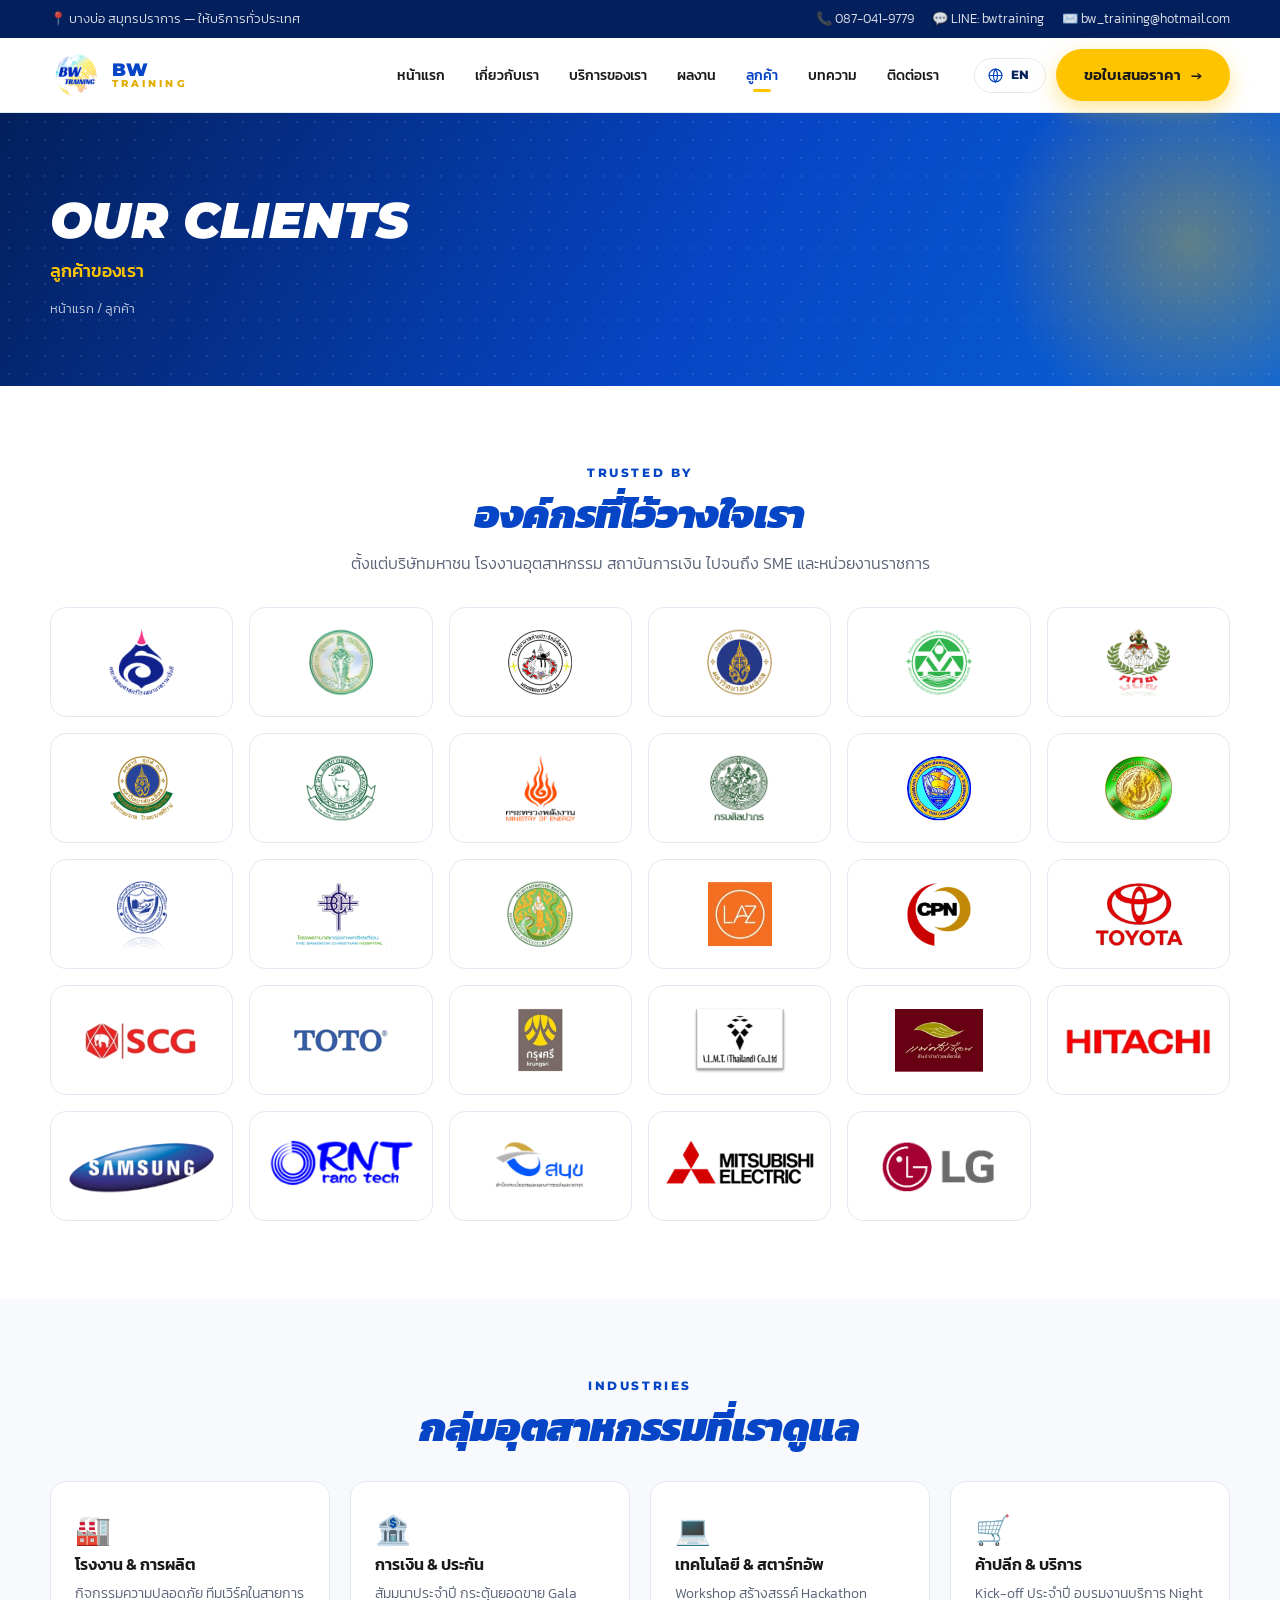
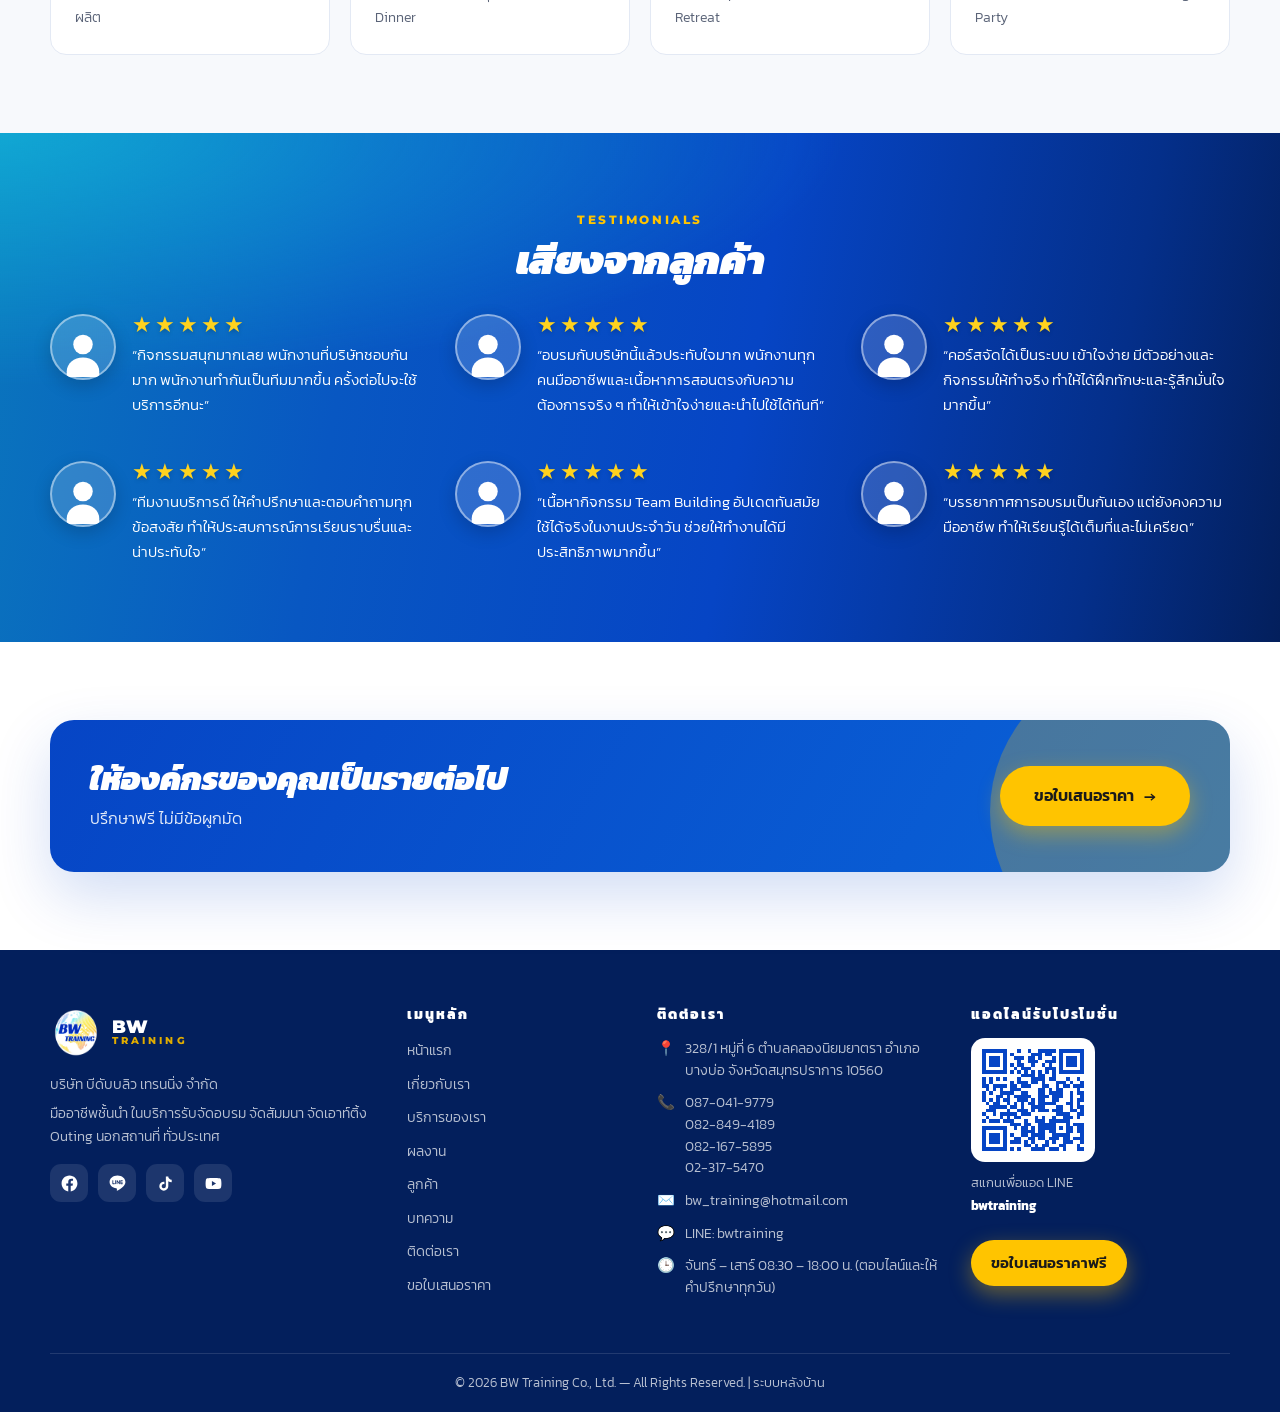
<file: clients.html>
<!DOCTYPE html>
<html lang="th">
<head>
<meta charset="UTF-8">
<meta name="viewport" content="width=device-width,initial-scale=1">
<title>ลูกค้าของเรา | องค์กรชั้นนำที่ไว้วางใจ BW Training</title>
<meta name="description" content="องค์กรชั้นนำกว่า 200 บริษัทไว้วางใจให้ BW Training ดูแลกิจกรรม Outing สัมมนา Team Building และ CSR ตลอด 10 ปีที่ผ่านมา">
<meta name="keywords" content="ลูกค้า bw training, องค์กรที่ใช้บริการจัดกิจกรรม">
<meta name="robots" content="index,follow">
<link rel="canonical" href="https://www.bwtraining.co.th/clients.html">
<meta name="geo.region" content="TH-11"><meta name="geo.placename" content="บางบ่อ สมุทรปราการ">
<meta property="og:type" content="website"><meta property="og:locale" content="th_TH">
<meta property="og:title" content="ลูกค้าของเรา | BW Training">
<meta property="og:description" content="องค์กรชั้นนำที่ไว้วางใจให้เราดูแลกิจกรรม">
<link rel="icon" href="assets/img/logo.png" type="image/png">
<link rel="stylesheet" href="assets/css/style.css?v=202608220220">
<script type="application/ld+json">
{"@context":"https://schema.org","@type":"WebPage","name":"ลูกค้าของ BW Training","inLanguage":"th",
"url":"https://www.bwtraining.co.th/clients.html",
"breadcrumb":{"@type":"BreadcrumbList","itemListElement":[
{"@type":"ListItem","position":1,"name":"หน้าแรก","item":"https://www.bwtraining.co.th/"},
{"@type":"ListItem","position":2,"name":"ลูกค้า","item":"https://www.bwtraining.co.th/clients.html"}]}}
</script>
</head>
<body>
<div id="site-header"></div>

<section class="page-hero">
  <div class="container"><h1>OUR CLIENTS</h1><div class="th">ลูกค้าของเรา</div>
    <div class="crumb"><a href="index.html">หน้าแรก</a> / ลูกค้า</div></div>
</section>

<section>
  <div class="container">
    <div class="sec-head center">
      <div class="section-kicker">TRUSTED BY</div>
      <h2 class="section-title">องค์กรที่ไว้วางใจเรา</h2>
      <p class="lead" style="margin:12px auto 0">ตั้งแต่บริษัทมหาชน โรงงานอุตสาหกรรม สถาบันการเงิน ไปจนถึง SME และหน่วยงานราชการ</p>
    </div>
    <div class="grid-clients" id="clientGrid"></div>
  </div>
</section>

<section class="sec-paper">
  <div class="container">
    <div class="sec-head center"><div class="section-kicker">INDUSTRIES</div><h2 class="section-title">กลุ่มอุตสาหกรรมที่เราดูแล</h2></div>
    <div class="grid-services">
      <div class="svc reveal" style="padding:24px"><div style="font-size:1.8rem">🏭</div><h3 style="font-size:1rem">โรงงาน &amp; การผลิต</h3><p style="color:var(--muted);font-size:.88rem;margin:0">กิจกรรมความปลอดภัย ทีมเวิร์คในสายการผลิต</p></div>
      <div class="svc reveal" style="padding:24px"><div style="font-size:1.8rem">🏦</div><h3 style="font-size:1rem">การเงิน &amp; ประกัน</h3><p style="color:var(--muted);font-size:.88rem;margin:0">สัมมนาประจำปี กระตุ้นยอดขาย Gala Dinner</p></div>
      <div class="svc reveal" style="padding:24px"><div style="font-size:1.8rem">💻</div><h3 style="font-size:1rem">เทคโนโลยี &amp; สตาร์ทอัพ</h3><p style="color:var(--muted);font-size:.88rem;margin:0">Workshop สร้างสรรค์ Hackathon Retreat</p></div>
      <div class="svc reveal" style="padding:24px"><div style="font-size:1.8rem">🛒</div><h3 style="font-size:1rem">ค้าปลีก &amp; บริการ</h3><p style="color:var(--muted);font-size:.88rem;margin:0">Kick-off ประจำปี อบรมงานบริการ Night Party</p></div>
    </div>
  </div>
</section>

<section class="sec-review">
  <div class="container">
    <div class="sec-head center"><div class="section-kicker">TESTIMONIALS</div><h2 class="section-title">เสียงจากลูกค้า</h2></div>
    <div class="grid-3" id="tstGrid"></div>
  </div>
</section>

<section>
  <div class="container"><div class="cta-band">
    <div><h3>ให้องค์กรของคุณเป็นรายต่อไป</h3>
      <p style="margin:6px 0 0;color:rgba(255,255,255,.9)">ปรึกษาฟรี ไม่มีข้อผูกมัด</p></div>
    <a class="btn btn-yellow btn-lg" href="quote.html">ขอใบเสนอราคา <span class="arw">→</span></a>
  </div></div>
</section>

<div id="site-footer"></div>
<script src="assets/js/supabase.js?v=202608220220"></script>
<script src="assets/js/data.js?v=202608220220"></script>
<script src="assets/js/i18n.js?v=202608220220"></script>
<script>window.pageInit = function (R) { R.clients("#clientGrid", false); R.testimonials("#tstGrid"); };</script>
<script src="assets/js/main.js?v=202608220220"></script>
<script src="assets/js/cropper.js?v=202608220220"></script>
<script src="assets/js/edit.js?v=202608220220"></script>
</body>
</html>
</file>
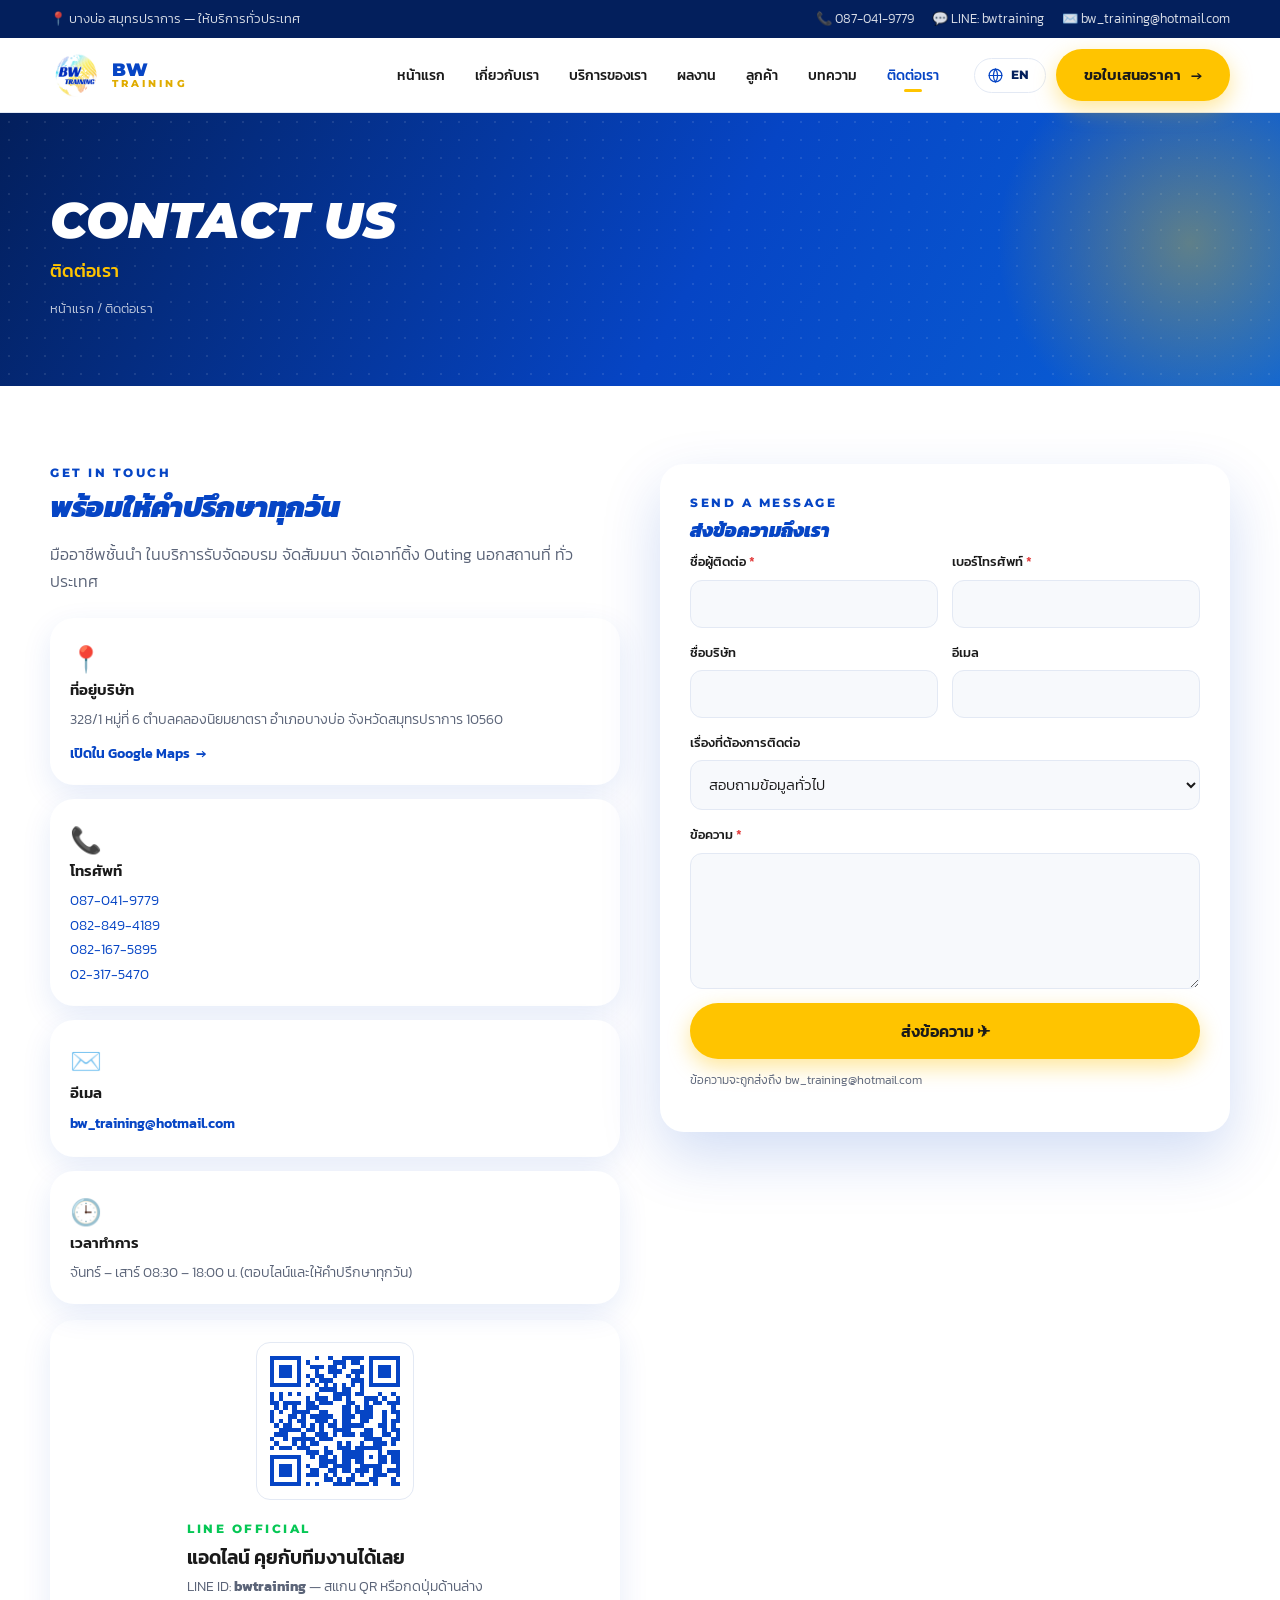
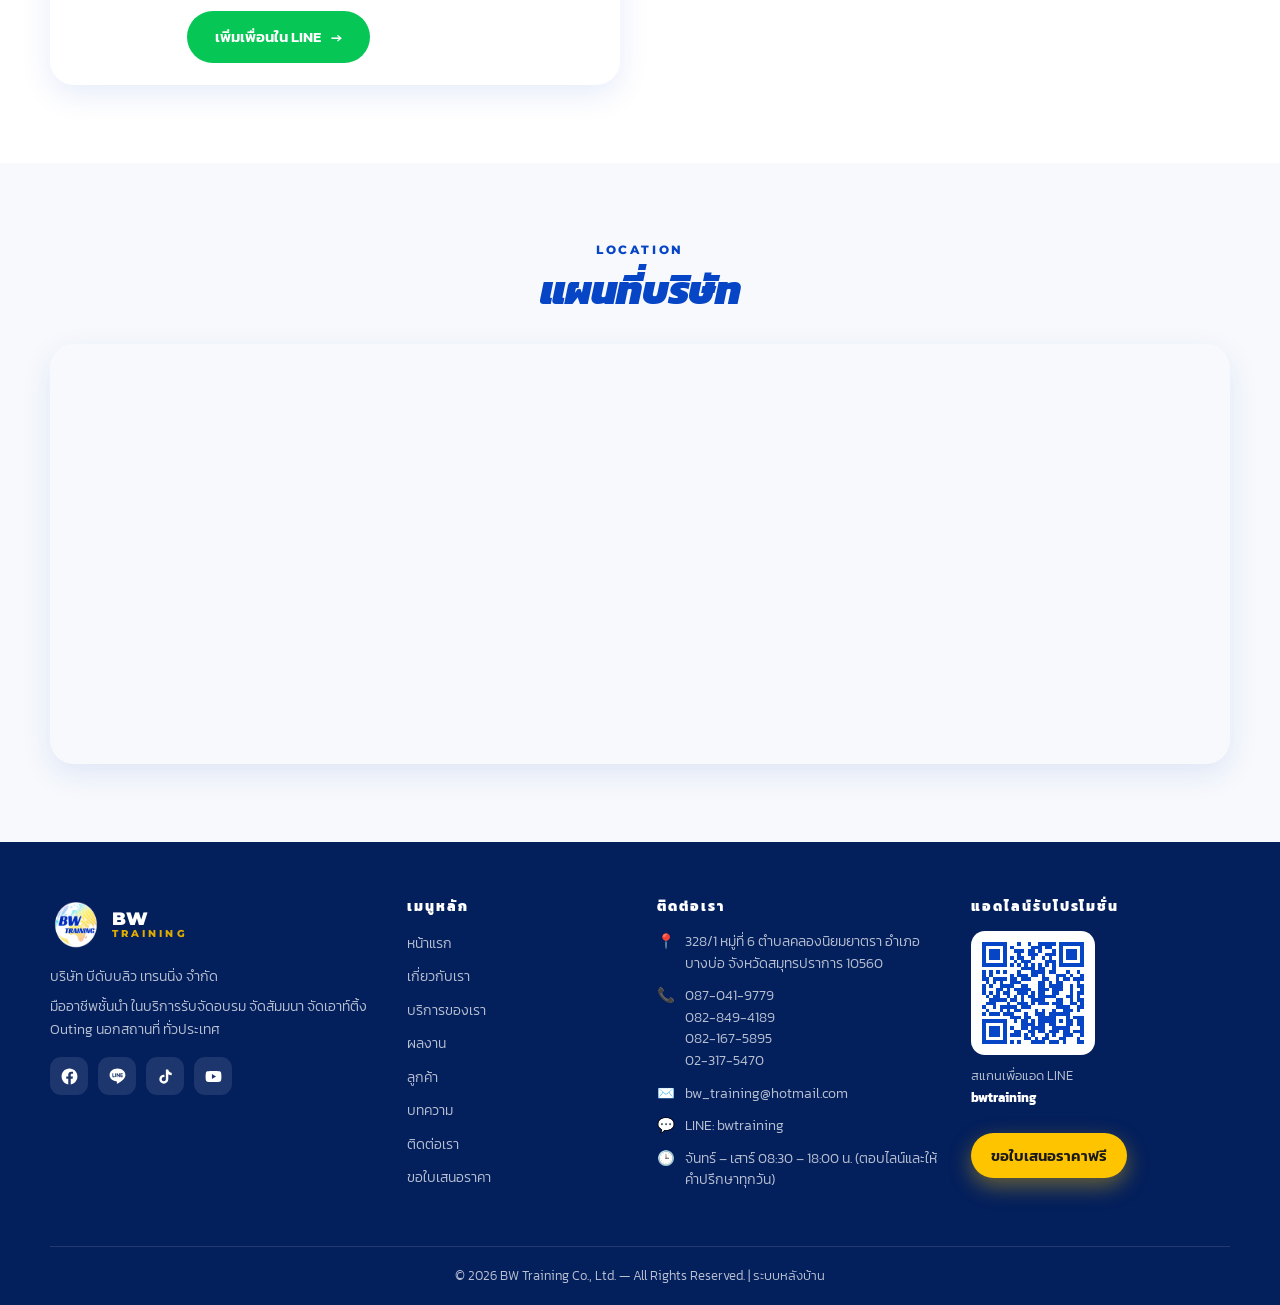
<file: contact.html>
<!DOCTYPE html>
<html lang="th">
<head>
<meta charset="UTF-8">
<meta name="viewport" content="width=device-width,initial-scale=1">
<title>ติดต่อเรา | บริษัท บีดับบลิว เทรนนิ่ง จำกัด — บางบ่อ สมุทรปราการ</title>
<meta name="description" content="ติดต่อ BW Training 328/1 หมู่ที่ 6 ตำบลคลองนิยมยาตรา อำเภอบางบ่อ สมุทรปราการ 10560 โทร 082-849-4189, 087-041-9779, 082-167-5895 LINE: bwtraining อีเมล bw_training@hotmail.com">
<meta name="keywords" content="ติดต่อ bw training, บริษัทจัดกิจกรรม บางบ่อ, ออร์แกไนเซอร์ สมุทรปราการ">
<meta name="robots" content="index,follow">
<link rel="canonical" href="https://www.bwtraining.co.th/contact.html">
<meta name="geo.region" content="TH-11"><meta name="geo.placename" content="บางบ่อ สมุทรปราการ">
<meta name="geo.position" content="13.5147;100.8532"><meta name="ICBM" content="13.5147, 100.8532">
<meta property="og:type" content="website"><meta property="og:locale" content="th_TH">
<meta property="og:title" content="ติดต่อเรา | BW Training">
<meta property="og:description" content="โทร 082-849-4189 • LINE: bwtraining • bw_training@hotmail.com">
<link rel="icon" href="assets/img/logo.png" type="image/png">
<link rel="stylesheet" href="assets/css/style.css?v=202608220220">
<script type="application/ld+json">
{"@context":"https://schema.org","@type":"ContactPage","inLanguage":"th",
"url":"https://www.bwtraining.co.th/contact.html",
"mainEntity":{"@type":"LocalBusiness","name":"บริษัท บีดับบลิว เทรนนิ่ง จำกัด",
"email":"bw_training@hotmail.com","telephone":["+66828494189","+66870419779","+66821675895"],
"address":{"@type":"PostalAddress","streetAddress":"328/1 หมู่ที่ 6 ตำบลคลองนิยมยาตรา","addressLocality":"บางบ่อ","addressRegion":"สมุทรปราการ","postalCode":"10560","addressCountry":"TH"},
"geo":{"@type":"GeoCoordinates","latitude":13.5147,"longitude":100.8532},
"openingHoursSpecification":[{"@type":"OpeningHoursSpecification","dayOfWeek":["Monday","Tuesday","Wednesday","Thursday","Friday","Saturday"],"opens":"08:30","closes":"18:00"}],
"contactPoint":[{"@type":"ContactPoint","telephone":"+66828494189","contactType":"sales","areaServed":"TH","availableLanguage":["th","en"]}]}}
</script>
</head>
<body>
<div id="site-header"></div>

<section class="page-hero">
  <div class="container"><h1>CONTACT US</h1><div class="th">ติดต่อเรา</div>
    <div class="crumb"><a href="index.html">หน้าแรก</a> / ติดต่อเรา</div></div>
</section>

<section>
  <div class="container grid-2" style="gap:40px;align-items:start">
    <div>
      <div class="section-kicker">GET IN TOUCH</div>
      <h2 class="section-title" style="font-size:1.8rem">พร้อมให้คำปรึกษาทุกวัน</h2>
      <p class="lead" id="cTagline"></p>

      <div class="grid-2" style="gap:14px;margin-top:22px">
        <div class="prog" style="padding:20px"><div style="font-size:1.6rem">📍</div>
          <h3 style="font-size:.95rem;font-family:var(--body-th);text-transform:none;color:var(--ink)">ที่อยู่บริษัท</h3>
          <p style="color:var(--muted);font-size:.9rem;margin:0" id="cAddr"></p>
          <a class="more" id="cMap" target="_blank" rel="noopener" style="margin-top:10px">เปิดใน Google Maps <span class="arw">→</span></a></div>
        <div class="prog" style="padding:20px"><div style="font-size:1.6rem">📞</div>
          <h3 style="font-size:.95rem;font-family:var(--body-th);text-transform:none;color:var(--ink)">โทรศัพท์</h3>
          <p style="color:var(--muted);font-size:.9rem;margin:0" id="cPhones"></p></div>
        <div class="prog" style="padding:20px"><div style="font-size:1.6rem">✉️</div>
          <h3 style="font-size:.95rem;font-family:var(--body-th);text-transform:none;color:var(--ink)">อีเมล</h3>
          <p style="margin:0"><a class="more" id="cMail"></a></p></div>
        <div class="prog" style="padding:20px"><div style="font-size:1.6rem">🕒</div>
          <h3 style="font-size:.95rem;font-family:var(--body-th);text-transform:none;color:var(--ink)">เวลาทำการ</h3>
          <p style="color:var(--muted);font-size:.9rem;margin:0" id="cHours"></p></div>
      </div>

      <div class="prog" style="padding:22px;margin-top:16px;display:flex;gap:20px;align-items:center;flex-wrap:wrap">
        <div style="background:#fff;border:1px solid var(--line);border-radius:14px;padding:8px">
          <img src="assets/img/line-qr.svg" alt="QR Code LINE Official BW Training" width="140" height="140">
        </div>
        <div>
          <div class="section-kicker" style="color:#06C755">LINE OFFICIAL</div>
          <h3 style="margin:0 0 6px">แอดไลน์ คุยกับทีมงานได้เลย</h3>
          <p style="color:var(--muted);font-size:.9rem;margin:0 0 12px">LINE ID: <b id="cLineId"></b> — สแกน QR หรือกดปุ่มด้านล่าง</p>
          <a class="btn btn-blue" id="cLineBtn" target="_blank" rel="noopener" style="background:#06C755;box-shadow:none">เพิ่มเพื่อนใน LINE <span class="arw">→</span></a>
        </div>
      </div>
    </div>

    <div class="form-card">
      <div class="section-kicker">SEND A MESSAGE</div>
      <h3 style="color:var(--blue);font-family:var(--head-en);font-weight:900">ส่งข้อความถึงเรา</h3>
      <form data-mailto data-subject="ข้อความติดต่อจากเว็บไซต์">
        <div class="form-grid">
          <div class="field"><label>ชื่อผู้ติดต่อ <span class="req">*</span></label><input name="ชื่อผู้ติดต่อ" required></div>
          <div class="field"><label>เบอร์โทรศัพท์ <span class="req">*</span></label><input name="เบอร์โทรศัพท์" required inputmode="tel"></div>
          <div class="field"><label>ชื่อบริษัท</label><input name="ชื่อบริษัท"></div>
          <div class="field"><label>อีเมล</label><input type="email" name="อีเมล"></div>
          <div class="field full"><label>เรื่องที่ต้องการติดต่อ</label>
            <select name="ประเภทกิจกรรม">
              <option>สอบถามข้อมูลทั่วไป</option><option>รับจัด OUTING</option><option>กิจกรรมสัมมนา</option>
              <option>กิจกรรม TEAM BUILDING</option><option>กิจกรรมท่องเที่ยว</option><option>กิจกรรม WORKSHOP</option>
              <option>กิจกรรม NIGHT PARTY</option><option>กิจกรรม CSR</option><option>ร่วมงานกับเรา</option>
            </select></div>
          <div class="field full"><label>ข้อความ <span class="req">*</span></label><textarea name="ข้อความ" required rows="5"></textarea></div>
        </div>
        <button class="btn btn-yellow btn-lg" type="submit" style="width:100%;justify-content:center;margin-top:14px">ส่งข้อความ ✈</button>
        <p class="form-note">ข้อความจะถูกส่งถึง bw_training@hotmail.com</p>
        <div class="form-msg"></div>
      </form>
    </div>
  </div>
</section>

<section class="sec-paper">
  <div class="container">
    <div class="sec-head center"><div class="section-kicker">LOCATION</div><h2 class="section-title">แผนที่บริษัท</h2></div>
    <div style="border-radius:24px;overflow:hidden;box-shadow:var(--shadow)">
      <iframe title="แผนที่ บริษัท บีดับบลิว เทรนนิ่ง จำกัด" width="100%" height="420" style="border:0;display:block"
        loading="lazy" referrerpolicy="no-referrer-when-downgrade"
        src="https://maps.google.com/maps?q=%E0%B8%84%E0%B8%A5%E0%B8%AD%E0%B8%87%E0%B8%99%E0%B8%B4%E0%B8%A2%E0%B8%A1%E0%B8%A2%E0%B8%B2%E0%B8%95%E0%B8%A3%E0%B8%B2%20%E0%B8%9A%E0%B8%B2%E0%B8%87%E0%B8%9A%E0%B9%88%E0%B8%AD%20%E0%B8%AA%E0%B8%A1%E0%B8%B8%E0%B8%97%E0%B8%A3%E0%B8%9B%E0%B8%A3%E0%B8%B2%E0%B8%81%E0%B8%B2%E0%B8%A3&amp;output=embed"></iframe>
    </div>
  </div>
</section>

<div id="site-footer"></div>
<script src="assets/js/supabase.js?v=202608220220"></script>
<script src="assets/js/data.js?v=202608220220"></script>
<script src="assets/js/i18n.js?v=202608220220"></script>
<script>
window.pageInit = function (R, S) {
  const c = S.company, q = id => document.getElementById(id);
  q("cTagline").textContent = c.tagline;
  q("cAddr").textContent = c.address;
  q("cMap").href = c.mapUrl;
  q("cPhones").innerHTML = c.phones.map(p => `<a href="tel:${p.replace(/-/g,"")}" style="color:var(--blue)">${p}</a>`).join("<br>");
  q("cMail").textContent = c.email; q("cMail").href = "mailto:" + c.email;
  q("cHours").textContent = c.hours;
  q("cLineId").textContent = c.line; q("cLineBtn").href = c.lineUrl;
};
</script>
<script src="assets/js/main.js?v=202608220220"></script>
<script src="assets/js/cropper.js?v=202608220220"></script>
<script src="assets/js/edit.js?v=202608220220"></script>
</body>
</html>
</file>
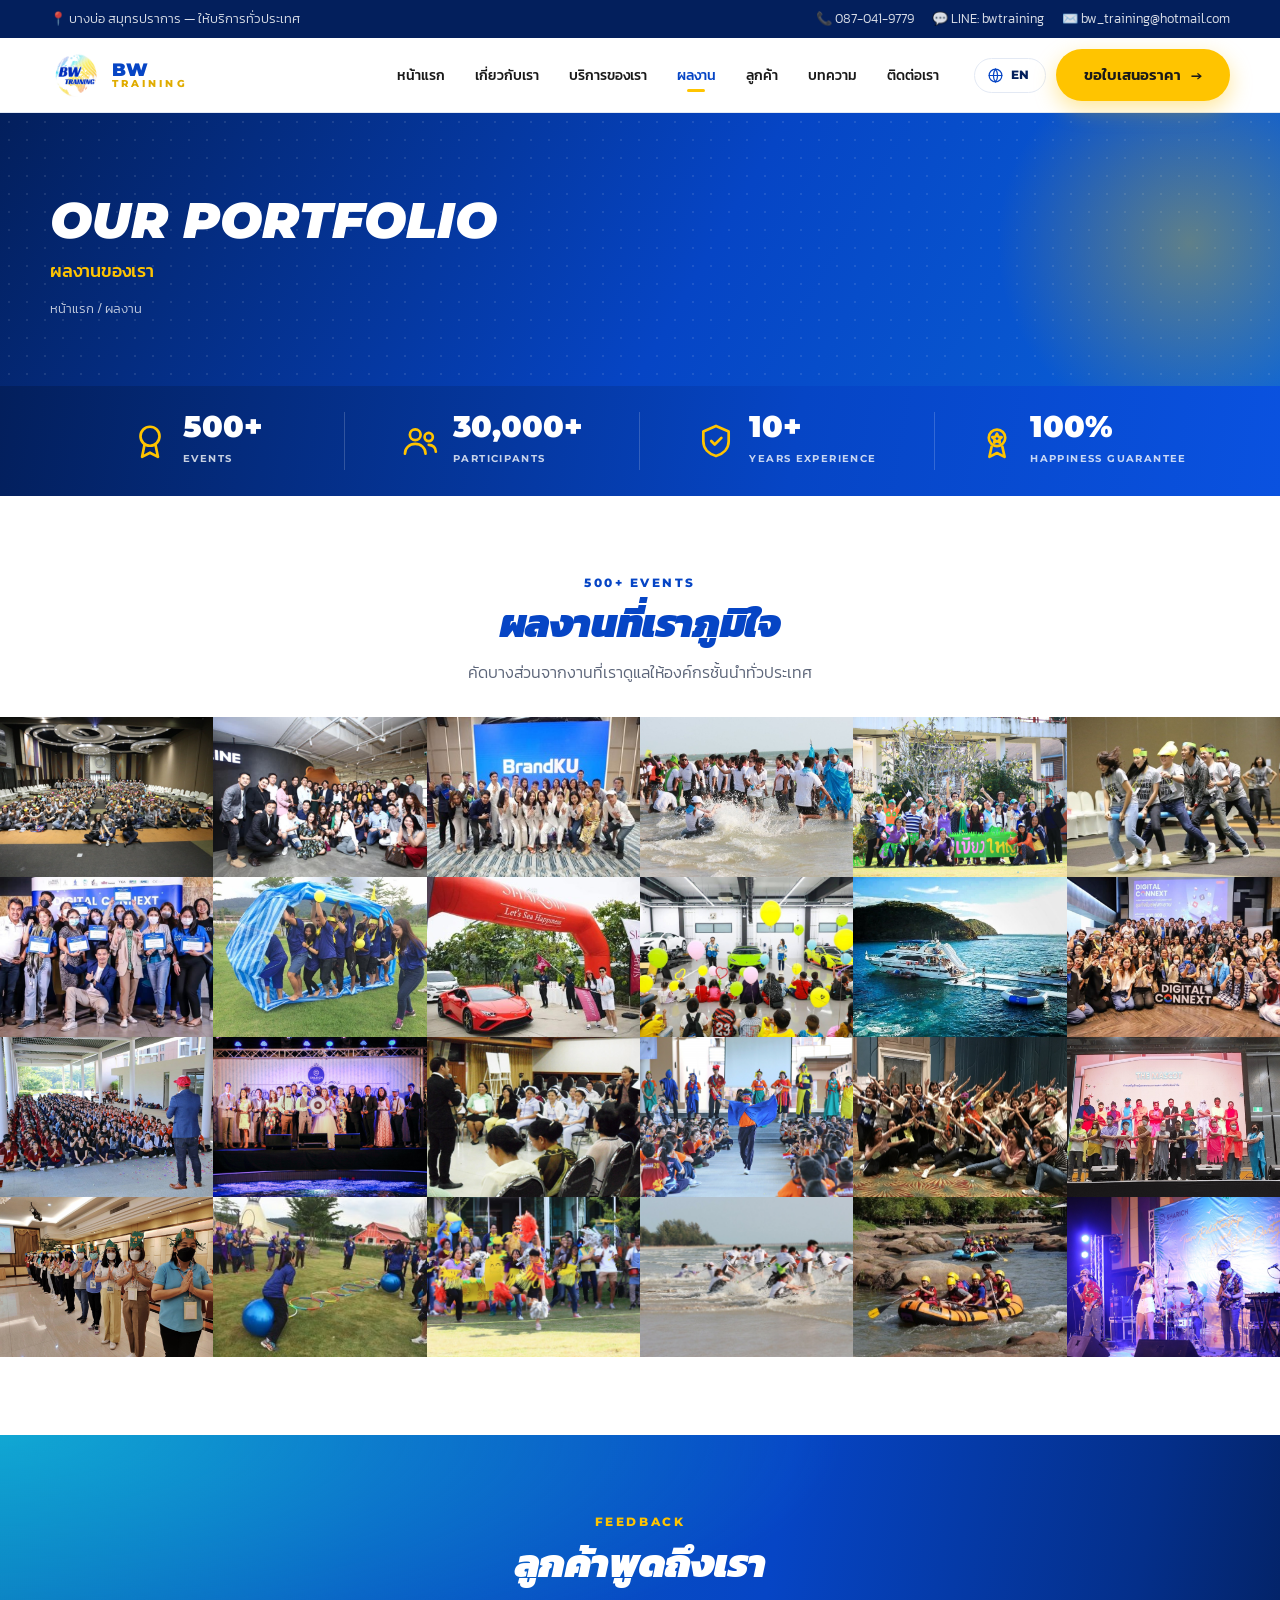
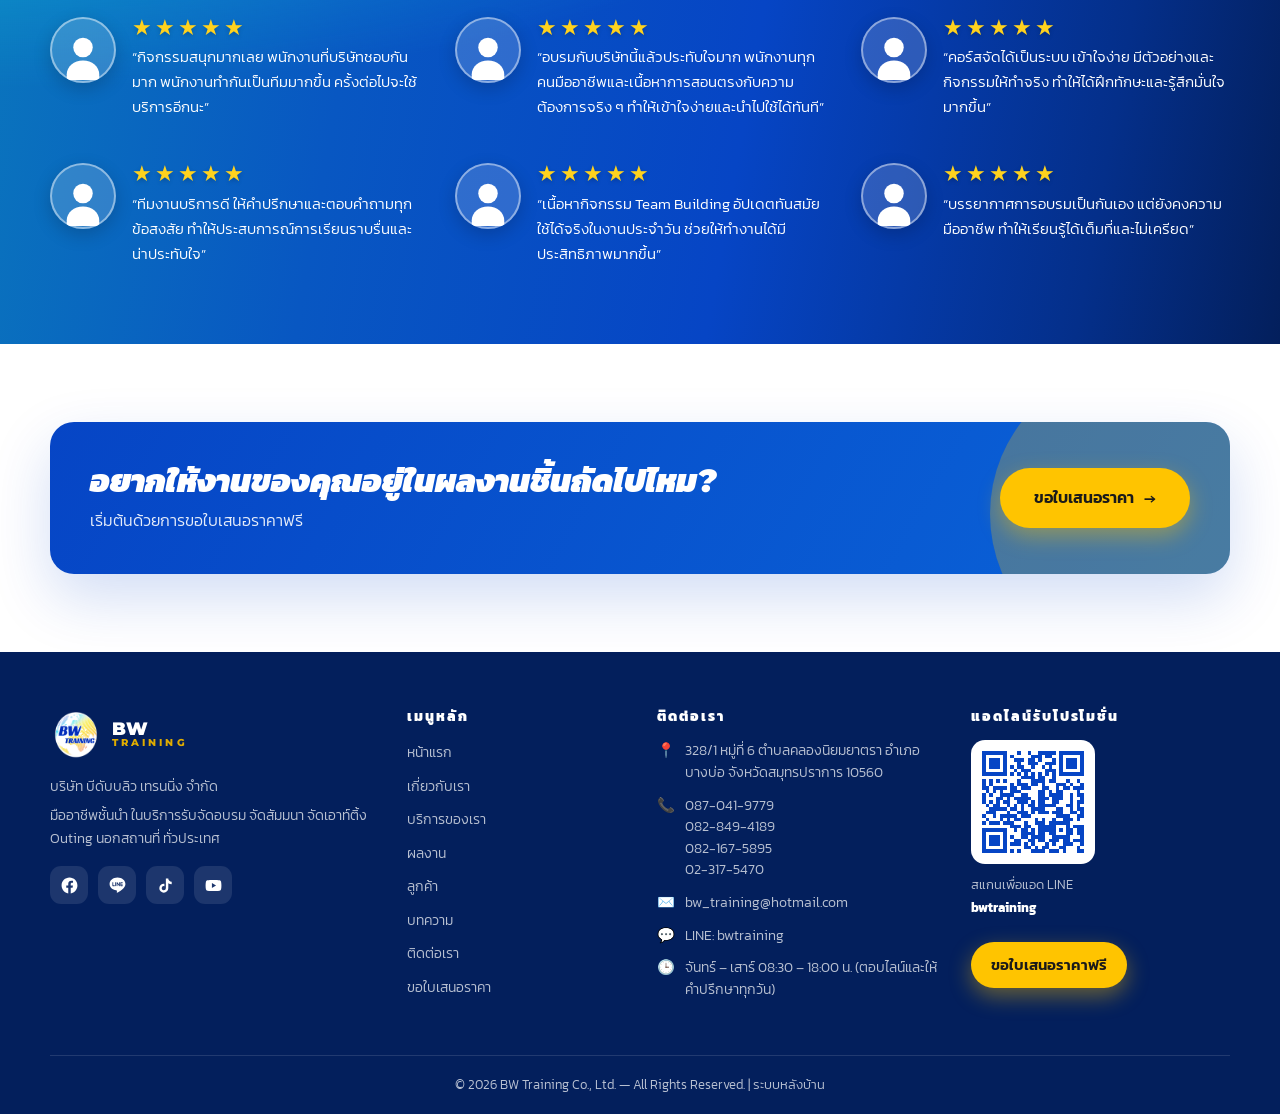
<file: portfolio.html>
<!DOCTYPE html>
<html lang="th">
<head>
<meta charset="UTF-8">
<meta name="viewport" content="width=device-width,initial-scale=1">
<title>ผลงานของเรา | Portfolio กิจกรรมองค์กร — BW Training</title>
<meta name="description" content="รวมผลงานการจัด Outing, Team Building, สัมมนา, Night Party และ CSR ให้องค์กรชั้นนำกว่า 500 อีเวนต์ ทั่วประเทศไทย โดย BW Training">
<meta name="keywords" content="ผลงานจัดกิจกรรม, portfolio outing, ตัวอย่างงาน team building">
<meta name="robots" content="index,follow">
<link rel="canonical" href="https://www.bwtraining.co.th/portfolio.html">
<meta name="geo.region" content="TH-11"><meta name="geo.placename" content="บางบ่อ สมุทรปราการ">
<meta property="og:type" content="website"><meta property="og:locale" content="th_TH">
<meta property="og:title" content="ผลงานของเรา | BW Training">
<meta property="og:description" content="500+ อีเวนต์ กับองค์กรชั้นนำทั่วประเทศ">
<link rel="icon" href="assets/img/logo.png" type="image/png">
<link rel="stylesheet" href="assets/css/style.css?v=202608220220">
<script type="application/ld+json">
{"@context":"https://schema.org","@type":"CollectionPage","name":"ผลงานของ BW Training","inLanguage":"th",
"url":"https://www.bwtraining.co.th/portfolio.html",
"breadcrumb":{"@type":"BreadcrumbList","itemListElement":[
{"@type":"ListItem","position":1,"name":"หน้าแรก","item":"https://www.bwtraining.co.th/"},
{"@type":"ListItem","position":2,"name":"ผลงาน","item":"https://www.bwtraining.co.th/portfolio.html"}]}}
</script>
</head>
<body>
<div id="site-header"></div>

<section class="page-hero">
  <div class="container"><h1>OUR PORTFOLIO</h1><div class="th">ผลงานของเรา</div>
    <div class="crumb"><a href="index.html">หน้าแรก</a> / ผลงาน</div></div>
</section>

<div class="statbar"><div class="container"><div class="grid" id="statGrid"></div></div></div>

<section>
  <div class="container">
    <div class="sec-head center">
      <div class="section-kicker">500+ EVENTS</div>
      <h2 class="section-title">ผลงานที่เราภูมิใจ</h2>
      <p class="lead" style="margin:12px auto 0">คัดบางส่วนจากงานที่เราดูแลให้องค์กรชั้นนำทั่วประเทศ</p>
    </div>
  </div>
  <div class="grid-port" id="portGrid"></div>
</section>

<section class="sec-review">
  <div class="container">
    <div class="sec-head center"><div class="section-kicker">FEEDBACK</div><h2 class="section-title">ลูกค้าพูดถึงเรา</h2></div>
    <div class="grid-3" id="tstGrid"></div>
  </div>
</section>

<section>
  <div class="container"><div class="cta-band">
    <div><h3>อยากให้งานของคุณอยู่ในผลงานชิ้นถัดไปไหม?</h3>
      <p style="margin:6px 0 0;color:rgba(255,255,255,.9)">เริ่มต้นด้วยการขอใบเสนอราคาฟรี</p></div>
    <a class="btn btn-yellow btn-lg" href="quote.html">ขอใบเสนอราคา <span class="arw">→</span></a>
  </div></div>
</section>

<div id="site-footer"></div>
<script src="assets/js/supabase.js?v=202608220220"></script>
<script src="assets/js/data.js?v=202608220220"></script>
<script src="assets/js/i18n.js?v=202608220220"></script>
<script>window.pageInit = function (R) { R.stats("#statGrid"); R.portfolio("#portGrid"); R.testimonials("#tstGrid"); };</script>
<script src="assets/js/main.js?v=202608220220"></script>
<script src="assets/js/cropper.js?v=202608220220"></script>
<script src="assets/js/edit.js?v=202608220220"></script>
</body>
</html>
</file>
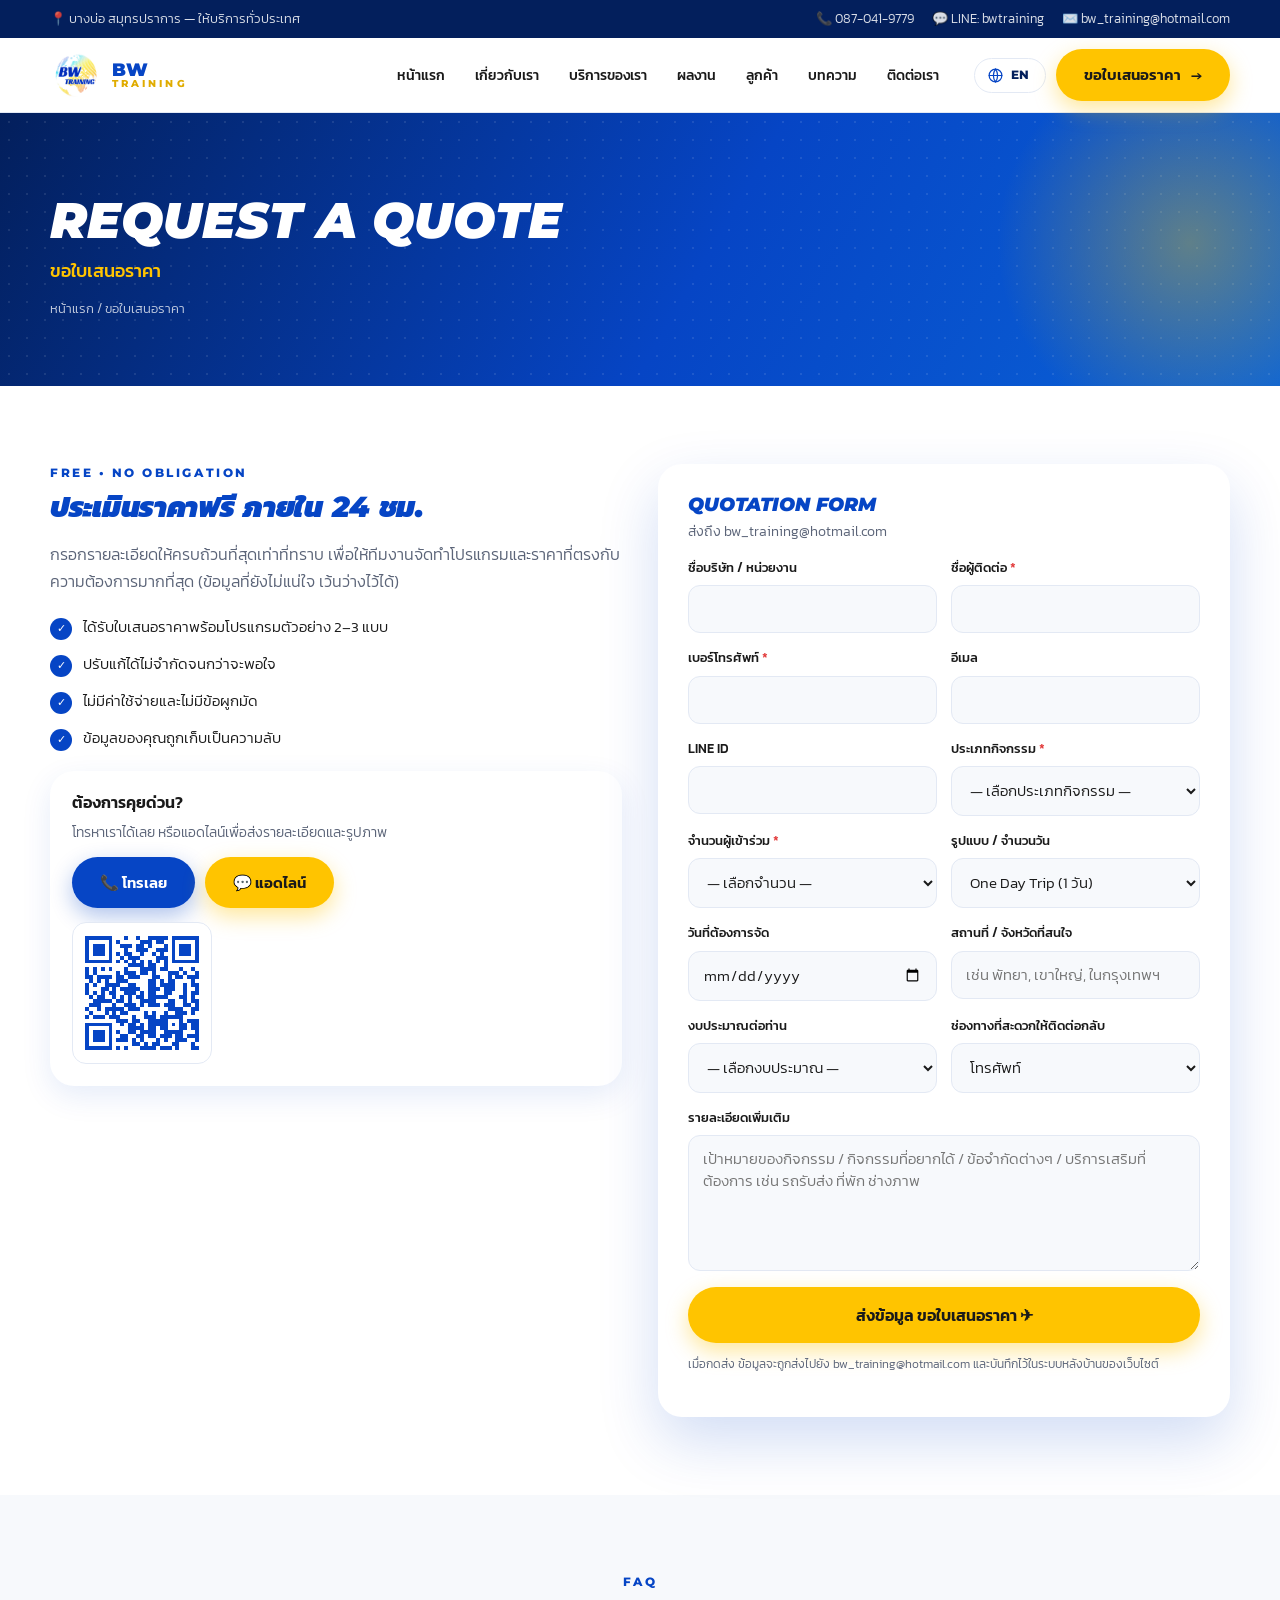
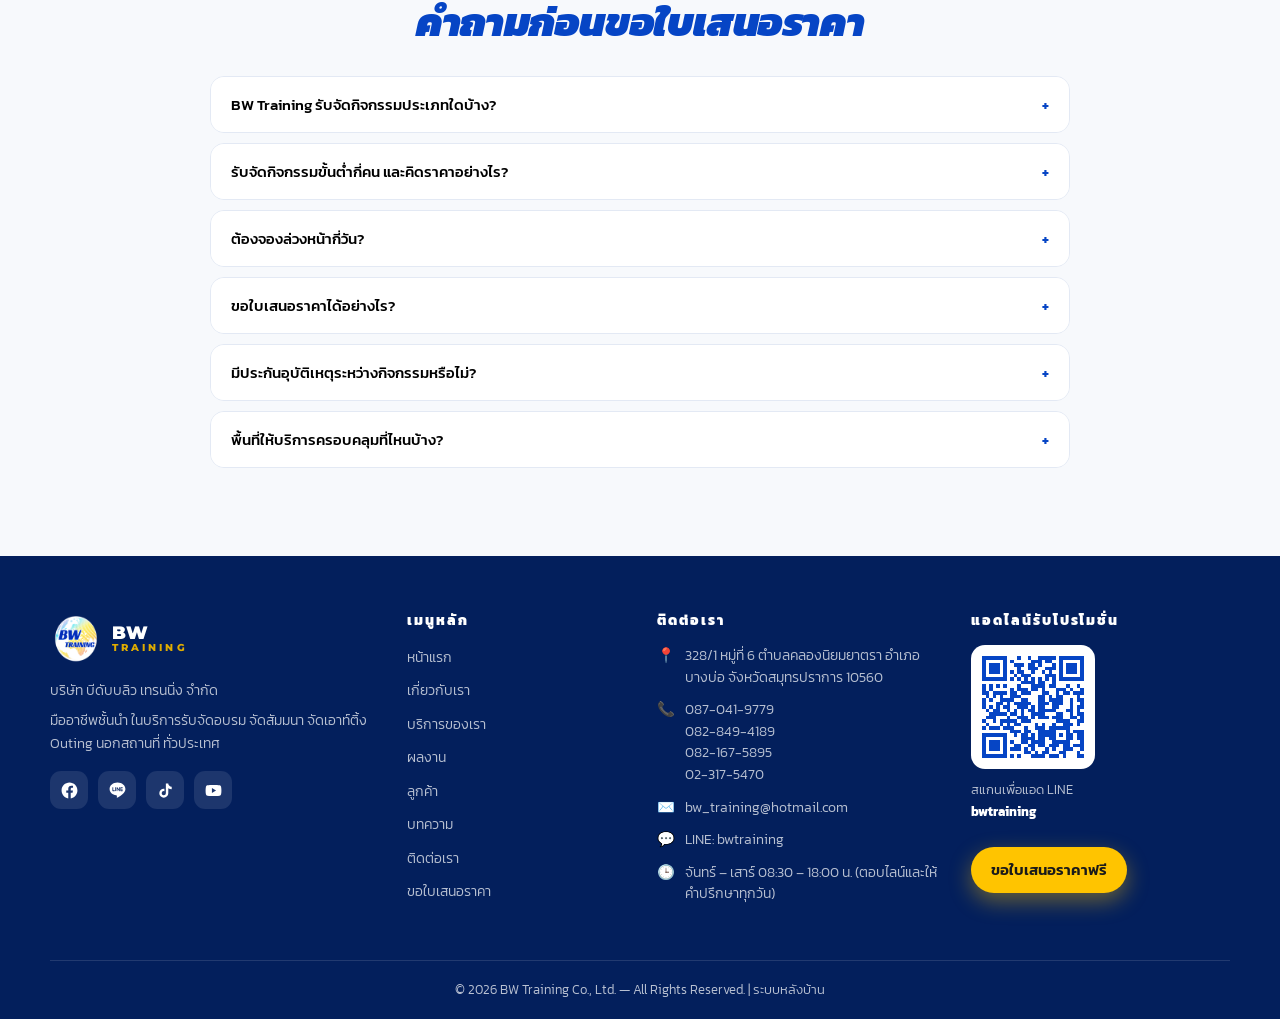
<file: quote.html>
<!DOCTYPE html>
<html lang="th">
<head>
<meta charset="UTF-8">
<meta name="viewport" content="width=device-width,initial-scale=1">
<title>ขอใบเสนอราคาฟรี | BW Training — ตอบกลับภายใน 24 ชั่วโมง</title>
<meta name="description" content="ขอใบเสนอราคาจัดกิจกรรมองค์กรฟรี Outing สัมมนา Team Building Workshop Night Party CSR กรอกฟอร์มออนไลน์ ทีมงาน BW Training ตอบกลับภายใน 24 ชั่วโมงทำการ">
<meta name="keywords" content="ขอใบเสนอราคา จัดกิจกรรม, ราคาจัด outing, ใบเสนอราคา team building">
<meta name="robots" content="index,follow">
<link rel="canonical" href="https://www.bwtraining.co.th/quote.html">
<meta name="geo.region" content="TH-11"><meta name="geo.placename" content="บางบ่อ สมุทรปราการ">
<meta property="og:type" content="website"><meta property="og:locale" content="th_TH">
<meta property="og:title" content="ขอใบเสนอราคาฟรี | BW Training">
<meta property="og:description" content="กรอกฟอร์ม รับใบเสนอราคาภายใน 24 ชั่วโมงทำการ">
<link rel="icon" href="assets/img/logo.png" type="image/png">
<link rel="stylesheet" href="assets/css/style.css?v=202608220220">
<script type="application/ld+json">
{"@context":"https://schema.org","@type":"WebPage","name":"ขอใบเสนอราคา BW Training","inLanguage":"th",
"url":"https://www.bwtraining.co.th/quote.html",
"potentialAction":{"@type":"CommunicateAction","name":"ขอใบเสนอราคา",
"target":"https://www.bwtraining.co.th/quote.html","recipient":{"@type":"Organization","name":"บริษัท บีดับบลิว เทรนนิ่ง จำกัด","email":"bw_training@hotmail.com"}}}
</script>
</head>
<body>
<div id="site-header"></div>

<section class="page-hero">
  <div class="container"><h1>REQUEST A QUOTE</h1><div class="th">ขอใบเสนอราคา</div>
    <div class="crumb"><a href="index.html">หน้าแรก</a> / ขอใบเสนอราคา</div></div>
</section>

<section>
  <div class="container grid-2" style="gap:36px;align-items:start">
    <div>
      <div class="section-kicker">FREE • NO OBLIGATION</div>
      <h2 class="section-title" style="font-size:1.8rem">ประเมินราคาฟรี ภายใน 24 ชม.</h2>
      <p class="lead">กรอกรายละเอียดให้ครบถ้วนที่สุดเท่าที่ทราบ เพื่อให้ทีมงานจัดทำโปรแกรมและราคาที่ตรงกับความต้องการมากที่สุด (ข้อมูลที่ยังไม่แน่ใจ เว้นว่างไว้ได้)</p>
      <ul class="check-list" style="margin-top:18px">
        <li><span class="tick">✓</span>ได้รับใบเสนอราคาพร้อมโปรแกรมตัวอย่าง 2–3 แบบ</li>
        <li><span class="tick">✓</span>ปรับแก้ได้ไม่จำกัดจนกว่าจะพอใจ</li>
        <li><span class="tick">✓</span>ไม่มีค่าใช้จ่ายและไม่มีข้อผูกมัด</li>
        <li><span class="tick">✓</span>ข้อมูลของคุณถูกเก็บเป็นความลับ</li>
      </ul>
      <div class="prog" style="padding:22px;margin-top:20px">
        <h3 style="font-family:var(--body-th);text-transform:none;color:var(--ink);font-size:1rem">ต้องการคุยด่วน?</h3>
        <p style="color:var(--muted);font-size:.9rem;margin:0 0 12px">โทรหาเราได้เลย หรือแอดไลน์เพื่อส่งรายละเอียดและรูปภาพ</p>
        <div style="display:flex;gap:10px;flex-wrap:wrap">
          <a class="btn btn-blue" id="qTel">📞 โทรเลย</a>
          <a class="btn btn-yellow" id="qLine" target="_blank" rel="noopener">💬 แอดไลน์</a>
        </div>
        <div style="background:#fff;border:1px solid var(--line);border-radius:14px;padding:8px;width:140px;margin-top:14px">
          <img src="assets/img/line-qr.svg" alt="QR Code LINE BW Training" width="124" height="124">
        </div>
      </div>
    </div>

    <div class="form-card">
      <h3 style="color:var(--blue);font-family:var(--head-en);font-weight:900">QUOTATION FORM</h3>
      <p style="color:var(--muted);font-size:.86rem;margin-top:-6px">ส่งถึง bw_training@hotmail.com</p>
      <form data-mailto data-subject="ขอใบเสนอราคา">
        <div class="form-grid">
          <div class="field"><label>ชื่อบริษัท / หน่วยงาน</label><input name="ชื่อบริษัท"></div>
          <div class="field"><label>ชื่อผู้ติดต่อ <span class="req">*</span></label><input name="ชื่อผู้ติดต่อ" required></div>
          <div class="field"><label>เบอร์โทรศัพท์ <span class="req">*</span></label><input name="เบอร์โทรศัพท์" required inputmode="tel"></div>
          <div class="field"><label>อีเมล</label><input type="email" name="อีเมล"></div>
          <div class="field"><label>LINE ID</label><input name="LINE ID"></div>
          <div class="field"><label>ประเภทกิจกรรม <span class="req">*</span></label>
            <select name="ประเภทกิจกรรม" required>
              <option value="">— เลือกประเภทกิจกรรม —</option>
              <option>รับจัด OUTING</option><option>กิจกรรมสัมมนา</option><option>กิจกรรม TEAM BUILDING</option>
              <option>กิจกรรมท่องเที่ยว</option><option>กิจกรรม WORKSHOP</option><option>กิจกรรม NIGHT PARTY</option>
              <option>กิจกรรม CSR</option><option>ผสมผสานหลายกิจกรรม</option><option>ยังไม่แน่ใจ ขอคำแนะนำ</option>
            </select></div>
          <div class="field"><label>จำนวนผู้เข้าร่วม <span class="req">*</span></label>
            <select name="จำนวนผู้เข้าร่วม" required>
              <option value="">— เลือกจำนวน —</option>
              <option>ต่ำกว่า 30 คน</option><option>30 – 50 คน</option><option>51 – 100 คน</option>
              <option>101 – 200 คน</option><option>201 – 500 คน</option><option>มากกว่า 500 คน</option>
            </select></div>
          <div class="field"><label>รูปแบบ / จำนวนวัน</label>
            <select name="รูปแบบ">
              <option>One Day Trip (1 วัน)</option><option>2 วัน 1 คืน</option><option>3 วัน 2 คืน</option>
              <option>มากกว่า 3 วัน</option><option>ยังไม่กำหนด</option>
            </select></div>
          <div class="field"><label>วันที่ต้องการจัด</label><input type="date" name="วันที่ต้องการจัด"></div>
          <div class="field"><label>สถานที่ / จังหวัดที่สนใจ</label><input name="สถานที่ที่สนใจ" placeholder="เช่น พัทยา, เขาใหญ่, ในกรุงเทพฯ"></div>
          <div class="field"><label>งบประมาณต่อท่าน</label>
            <select name="งบประมาณต่อท่าน">
              <option value="">— เลือกงบประมาณ —</option>
              <option>ไม่เกิน 1,000 บาท</option><option>1,000 – 2,500 บาท</option><option>2,500 – 5,000 บาท</option>
              <option>5,000 – 10,000 บาท</option><option>มากกว่า 10,000 บาท</option><option>ขอให้ทีมงานแนะนำ</option>
            </select></div>
          <div class="field"><label>ช่องทางที่สะดวกให้ติดต่อกลับ</label>
            <select name="ช่องทางติดต่อกลับ"><option>โทรศัพท์</option><option>LINE</option><option>อีเมล</option></select></div>
          <div class="field full"><label>รายละเอียดเพิ่มเติม</label>
            <textarea name="รายละเอียดเพิ่มเติม" rows="5" placeholder="เป้าหมายของกิจกรรม / กิจกรรมที่อยากได้ / ข้อจำกัดต่างๆ / บริการเสริมที่ต้องการ เช่น รถรับส่ง ที่พัก ช่างภาพ"></textarea></div>
        </div>
        <button class="btn btn-yellow btn-lg" type="submit" style="width:100%;justify-content:center;margin-top:16px">ส่งข้อมูล ขอใบเสนอราคา ✈</button>
        <p class="form-note">เมื่อกดส่ง ข้อมูลจะถูกส่งไปยัง bw_training@hotmail.com และบันทึกไว้ในระบบหลังบ้านของเว็บไซต์</p>
        <div class="form-msg"></div>
      </form>
    </div>
  </div>
</section>

<section class="sec-paper">
  <div class="container" style="max-width:900px">
    <div class="sec-head center"><div class="section-kicker">FAQ</div><h2 class="section-title">คำถามก่อนขอใบเสนอราคา</h2></div>
    <div id="faqList"></div>
  </div>
</section>

<div id="site-footer"></div>
<script src="assets/js/supabase.js?v=202608220220"></script>
<script src="assets/js/data.js?v=202608220220"></script>
<script src="assets/js/i18n.js?v=202608220220"></script>
<script>
window.pageInit = function (R, S) {
  R.faq("#faqList");
  document.getElementById("qTel").href = "tel:" + S.company.phones[0].replace(/-/g, "");
  document.getElementById("qLine").href = S.company.lineUrl;
};
</script>
<script src="assets/js/main.js?v=202608220220"></script>
<script src="assets/js/cropper.js?v=202608220220"></script>
<script src="assets/js/edit.js?v=202608220220"></script>
</body>
</html>
</file>
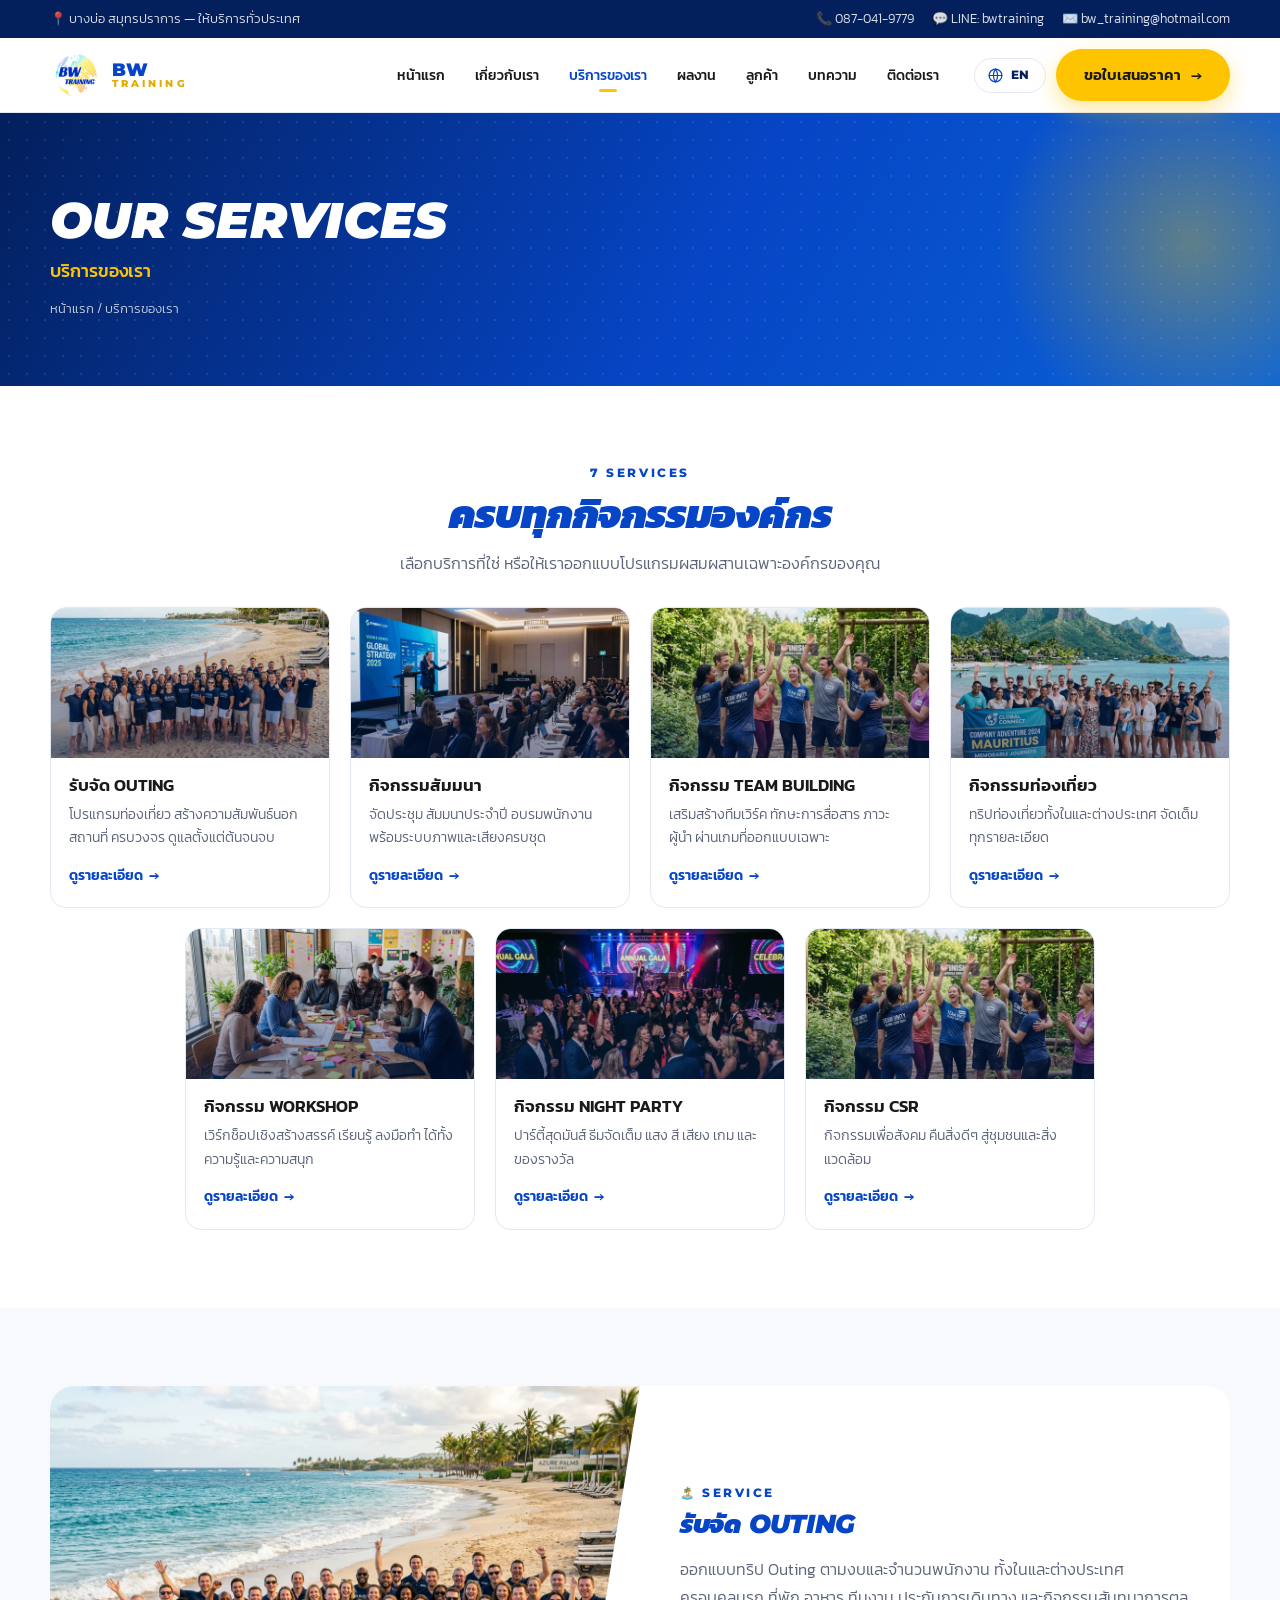
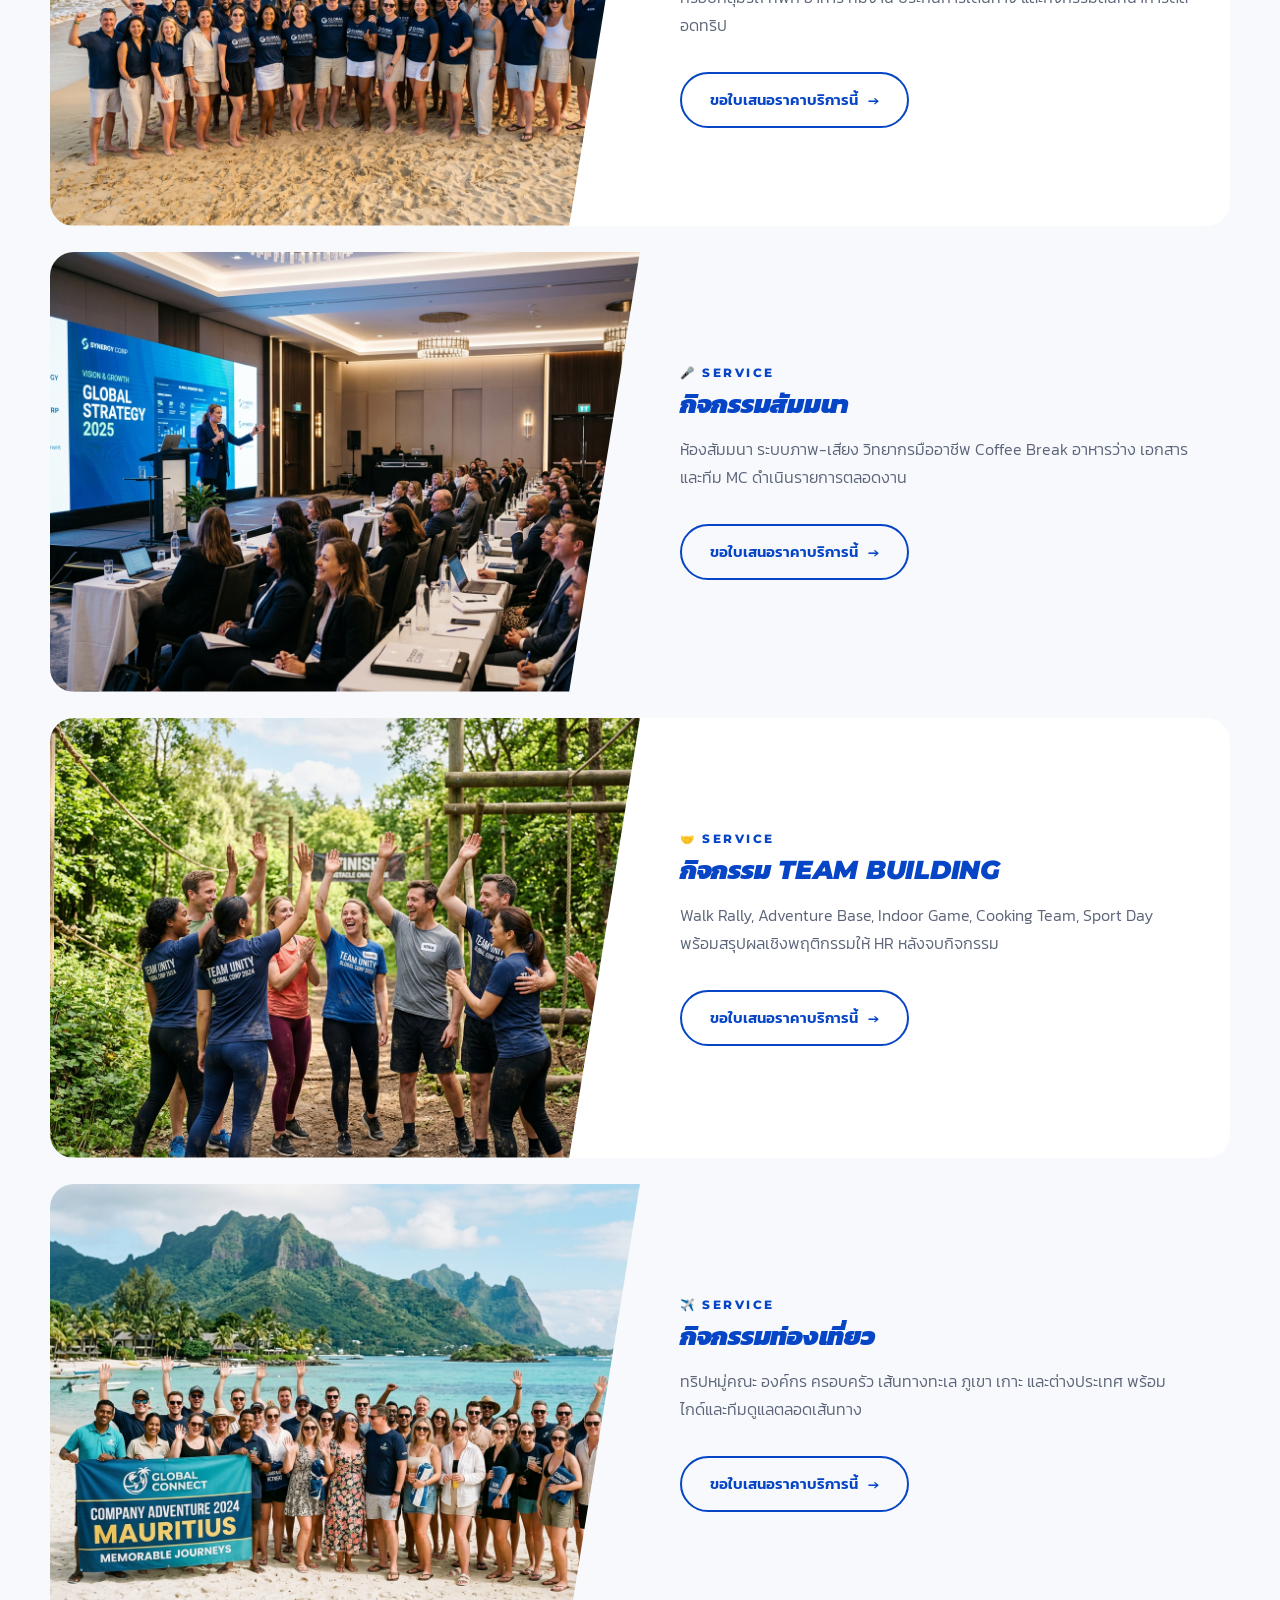
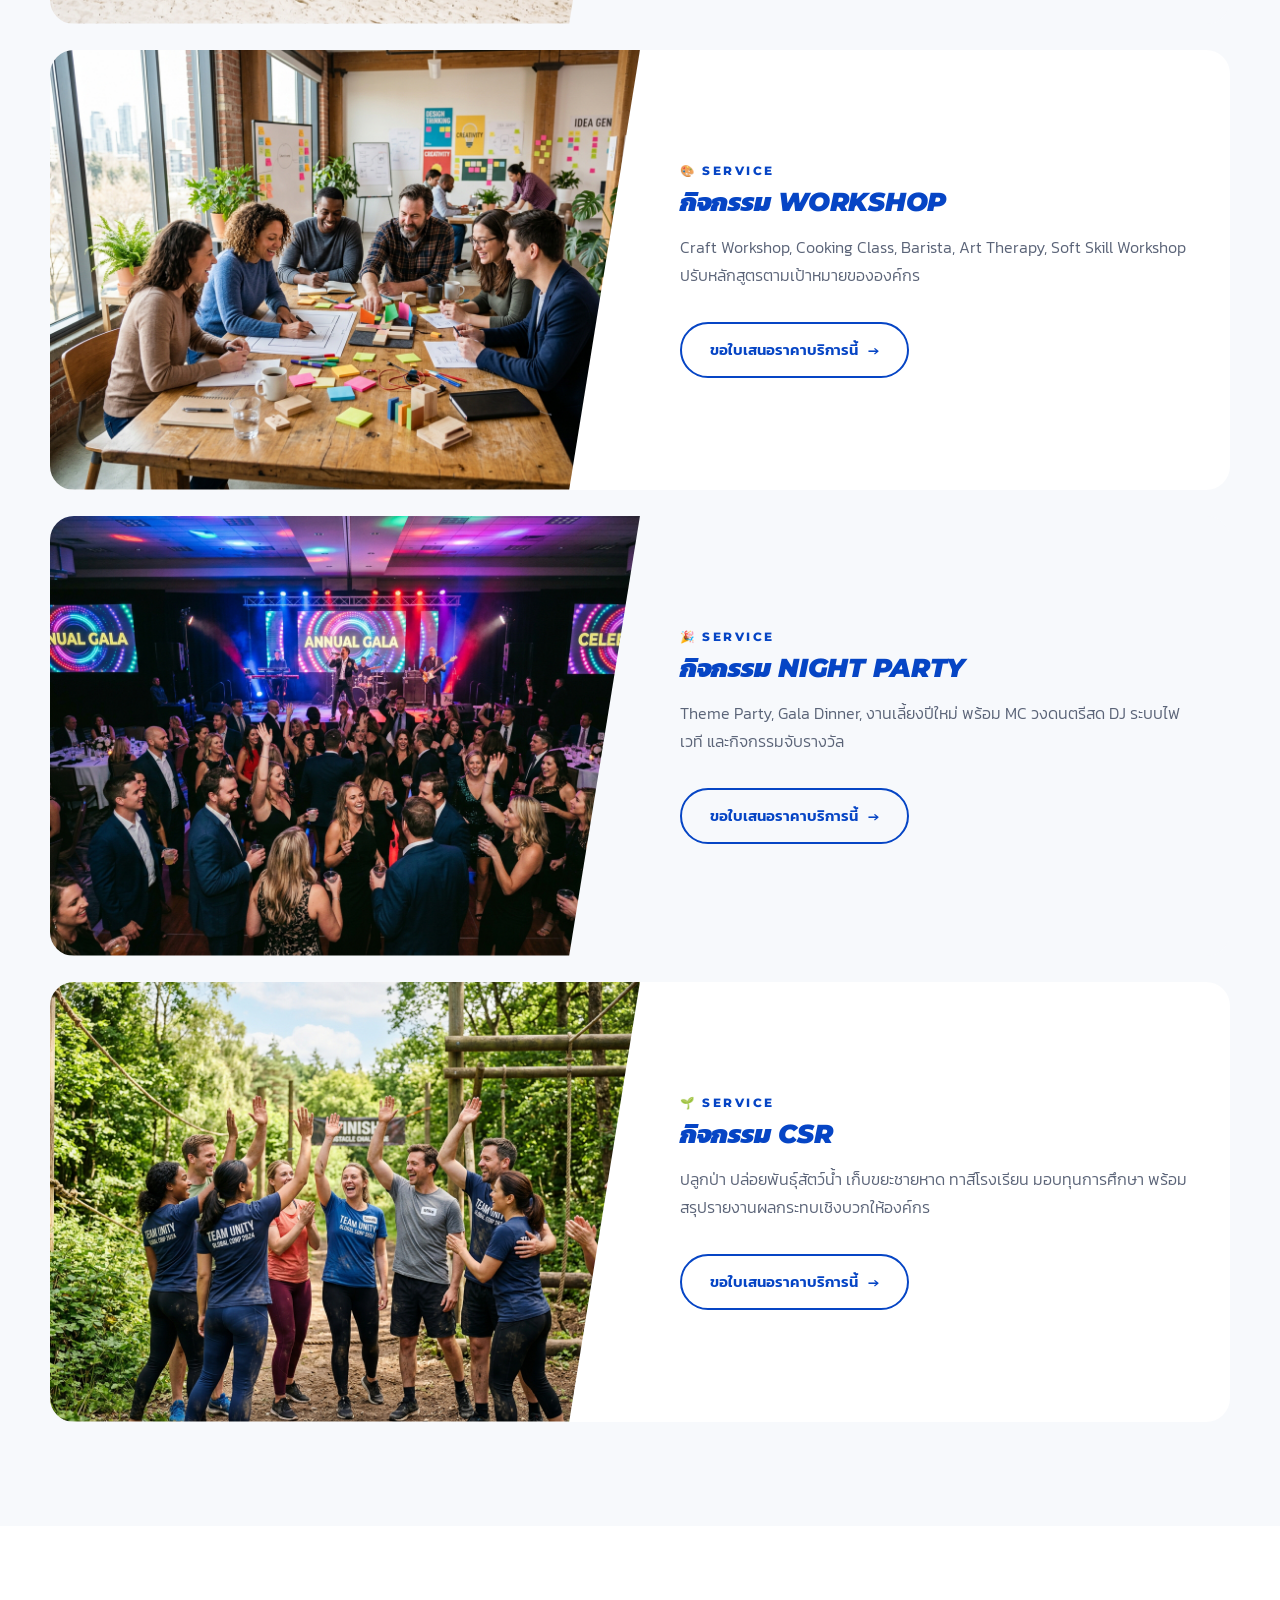
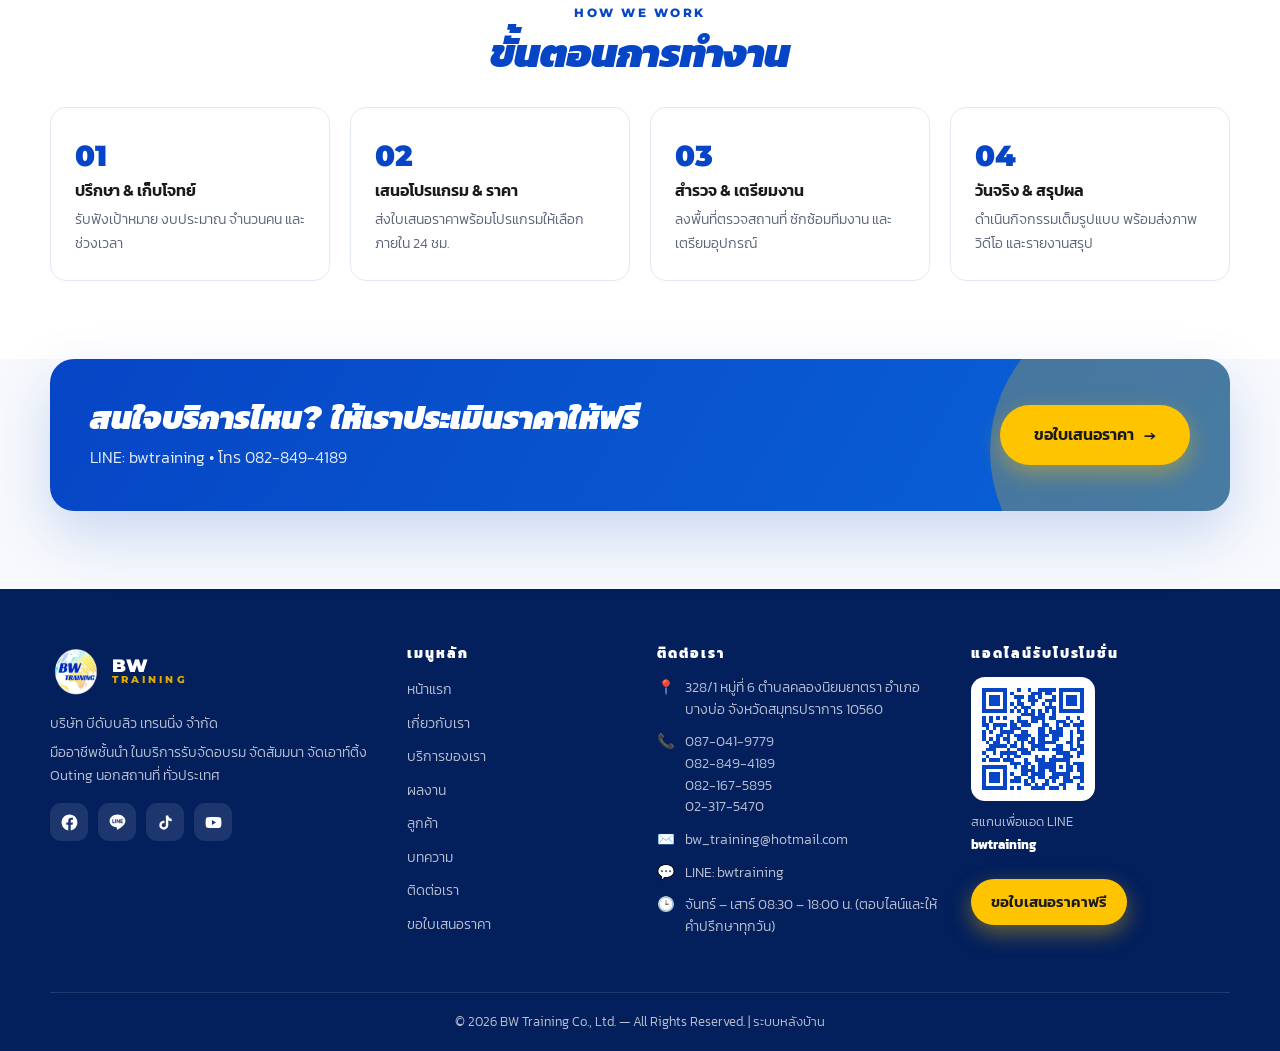
<file: services.html>
<!DOCTYPE html>
<html lang="th">
<head>
<meta charset="UTF-8">
<meta name="viewport" content="width=device-width,initial-scale=1">
<title>บริการของเรา | รับจัด Outing สัมมนา Team Building Workshop Night Party CSR</title>
<meta name="description" content="บริการของ BW Training: รับจัด Outing, กิจกรรมสัมมนา, Team Building, ท่องเที่ยว, Workshop, Night Party และ CSR ครบวงจร ออกแบบตามงบประมาณและเป้าหมายองค์กร">
<meta name="keywords" content="รับจัด outing, จัดสัมมนา, team building, workshop องค์กร, night party, กิจกรรม csr">
<meta name="robots" content="index,follow">
<link rel="canonical" href="https://www.bwtraining.co.th/services.html">
<meta name="geo.region" content="TH-11"><meta name="geo.placename" content="บางบ่อ สมุทรปราการ">
<meta property="og:type" content="website"><meta property="og:locale" content="th_TH">
<meta property="og:title" content="บริการของเรา | BW Training">
<meta property="og:description" content="Outing, สัมมนา, Team Building, Workshop, Night Party, CSR ครบวงจรทั่วประเทศ">
<link rel="icon" href="assets/img/logo.png" type="image/png">
<link rel="stylesheet" href="assets/css/style.css?v=202608220220">
<script type="application/ld+json">
{"@context":"https://schema.org","@type":"ItemList","name":"บริการของ BW Training","inLanguage":"th",
"url":"https://www.bwtraining.co.th/services.html","itemListElement":[
{"@type":"ListItem","position":1,"item":{"@type":"Service","name":"รับจัด OUTING","serviceType":"Corporate Outing","provider":{"@type":"Organization","name":"บริษัท บีดับบลิว เทรนนิ่ง จำกัด"},"areaServed":"ประเทศไทย"}},
{"@type":"ListItem","position":2,"item":{"@type":"Service","name":"กิจกรรมสัมมนา","serviceType":"Corporate Seminar"}},
{"@type":"ListItem","position":3,"item":{"@type":"Service","name":"กิจกรรม TEAM BUILDING","serviceType":"Team Building"}},
{"@type":"ListItem","position":4,"item":{"@type":"Service","name":"กิจกรรมท่องเที่ยว","serviceType":"Group Travel"}},
{"@type":"ListItem","position":5,"item":{"@type":"Service","name":"กิจกรรม WORKSHOP","serviceType":"Workshop"}},
{"@type":"ListItem","position":6,"item":{"@type":"Service","name":"กิจกรรม NIGHT PARTY","serviceType":"Corporate Party"}},
{"@type":"ListItem","position":7,"item":{"@type":"Service","name":"กิจกรรม CSR","serviceType":"CSR Activity"}}]}
</script>
</head>
<body>
<div id="site-header"></div>

<section class="page-hero">
  <div class="container">
    <h1>OUR SERVICES</h1><div class="th">บริการของเรา</div>
    <div class="crumb"><a href="index.html">หน้าแรก</a> / บริการของเรา</div>
  </div>
</section>

<section>
  <div class="container">
    <div class="sec-head center">
      <div class="section-kicker">7 SERVICES</div>
      <h2 class="section-title">ครบทุกกิจกรรมองค์กร</h2>
      <p class="lead" style="margin:12px auto 0">เลือกบริการที่ใช่ หรือให้เราออกแบบโปรแกรมผสมผสานเฉพาะองค์กรของคุณ</p>
    </div>
    <div class="grid-services" id="svcGrid"></div>
  </div>
</section>

<section class="sec-paper"><div class="container" id="svcFull"></div></section>

<section>
  <div class="container">
    <div class="sec-head center"><div class="section-kicker">HOW WE WORK</div>
      <h2 class="section-title">ขั้นตอนการทำงาน</h2></div>
    <div class="grid-services">
      <div class="svc reveal" style="padding:24px"><div class="price" style="font-size:1.8rem">01</div><h3 style="font-size:1rem">ปรึกษา &amp; เก็บโจทย์</h3><p style="color:var(--muted);font-size:.88rem;margin:0">รับฟังเป้าหมาย งบประมาณ จำนวนคน และช่วงเวลา</p></div>
      <div class="svc reveal" style="padding:24px"><div class="price" style="font-size:1.8rem">02</div><h3 style="font-size:1rem">เสนอโปรแกรม &amp; ราคา</h3><p style="color:var(--muted);font-size:.88rem;margin:0">ส่งใบเสนอราคาพร้อมโปรแกรมให้เลือกภายใน 24 ชม.</p></div>
      <div class="svc reveal" style="padding:24px"><div class="price" style="font-size:1.8rem">03</div><h3 style="font-size:1rem">สำรวจ &amp; เตรียมงาน</h3><p style="color:var(--muted);font-size:.88rem;margin:0">ลงพื้นที่ตรวจสถานที่ ซักซ้อมทีมงาน และเตรียมอุปกรณ์</p></div>
      <div class="svc reveal" style="padding:24px"><div class="price" style="font-size:1.8rem">04</div><h3 style="font-size:1rem">วันจริง &amp; สรุปผล</h3><p style="color:var(--muted);font-size:.88rem;margin:0">ดำเนินกิจกรรมเต็มรูปแบบ พร้อมส่งภาพ วิดีโอ และรายงานสรุป</p></div>
    </div>
  </div>
</section>

<section class="sec-paper" style="padding-top:0;padding-bottom:78px">
  <div class="container"><div class="cta-band">
    <div><h3>สนใจบริการไหน? ให้เราประเมินราคาให้ฟรี</h3>
      <p style="margin:6px 0 0;color:rgba(255,255,255,.9)">LINE: bwtraining • โทร 082-849-4189</p></div>
    <a class="btn btn-yellow btn-lg" href="quote.html">ขอใบเสนอราคา <span class="arw">→</span></a>
  </div></div>
</section>

<div id="site-footer"></div>
<script src="assets/js/supabase.js?v=202608220220"></script>
<script src="assets/js/data.js?v=202608220220"></script>
<script src="assets/js/i18n.js?v=202608220220"></script>
<script>window.pageInit = function (R) { R.services("#svcGrid"); R.servicesFull("#svcFull"); };</script>
<script src="assets/js/main.js?v=202608220220"></script>
<script src="assets/js/cropper.js?v=202608220220"></script>
<script src="assets/js/edit.js?v=202608220220"></script>
</body>
</html>
</file>
<file: assets/css/style.css>
/* ==========================================================
   BW Training — Design System
   Colors from logo: #0645C5 / #FFC400 / #16CFE5 / #F7F9FC / #1A1A1A
   ========================================================== */
@import url('https://fonts.googleapis.com/css2?family=Kanit:ital,wght@0,300;0,400;0,500;0,600;0,700;1,600;1,700&family=Montserrat:ital,wght@0,400;0,600;0,700;0,800;0,900;1,900&display=swap');

:root{
  --blue:#0645C5;
  --blue-dark:#042f8a;
  --blue-deep:#031f5c;
  --yellow:#FFC400;
  --yellow-dark:#e0ac00;
  --cyan:#16CFE5;
  --paper:#F7F9FC;
  --ink:#1A1A1A;
  --muted:#5b6478;
  --line:#e3e9f4;
  --white:#fff;
  --radius:16px;
  --radius-lg:24px;
  --shadow:0 10px 30px rgba(6,69,197,.10);
  --shadow-lg:0 24px 60px rgba(6,69,197,.18);
  --container:1220px;
  /* Montserrat ไม่มีตัวอักษรไทย จึงต่อท้ายด้วย Kanit เพื่อให้ข้อความไทยในหัวข้อ
     ใช้ Kanit (มีตัวเอียงจริง) แทนที่จะตกไปใช้ฟอนต์ของระบบที่ต้องบิดตัวเอียงเอา */
  --head-en:'Montserrat','Kanit',sans-serif;
  --body-th:'Kanit',sans-serif;
}

*{box-sizing:border-box}
html{scroll-behavior:smooth;overflow-x:hidden}
body{
  margin:0;
  font-family:var(--body-th);
  font-weight:300;
  color:var(--ink);
  background:var(--white);
  line-height:1.7;
  overflow-x:hidden;
}
img{max-width:100%;display:block}
a{color:inherit;text-decoration:none}
ul{margin:0;padding:0;list-style:none}
button{font-family:inherit;cursor:pointer;border:0}

.container{width:100%;max-width:var(--container);margin:0 auto;padding:0 20px}
.en{font-family:var(--head-en)}

/* ---------- Typography ---------- */
h1,h2,h3,h4{margin:0 0 .5em;line-height:1.2;font-weight:600}
.display{
  font-family:var(--head-en);
  font-weight:900;
  font-style:italic;
  font-size:clamp(2.4rem,6vw,4.6rem);
  line-height:.98;
  letter-spacing:-.02em;
  text-transform:uppercase;
}
.section-kicker{
  font-family:var(--head-en);font-weight:800;letter-spacing:.22em;
  font-size:.72rem;color:var(--blue);text-transform:uppercase;margin-bottom:6px;
}
.section-title{
  font-family:var(--head-en);font-weight:900;font-style:italic;text-transform:uppercase;
  font-size:clamp(1.6rem,3.4vw,2.5rem);color:var(--blue);letter-spacing:-.01em;margin-bottom:2px;
}
.section-title-th{font-size:clamp(1.15rem,2.2vw,1.6rem);font-weight:600;color:var(--ink);position:relative;display:inline-block;padding-bottom:10px}
.section-title-th::after{content:"";position:absolute;left:0;bottom:0;width:64px;height:5px;border-radius:4px;background:var(--yellow)}
.lead{color:var(--muted);font-size:1.02rem;max-width:70ch}
.center{text-align:center}
.center .section-title-th::after{left:50%;transform:translateX(-50%)}

section{padding:78px 0}
.sec-paper{background:var(--paper)}
.sec-blue{background:var(--blue);color:#fff}
.sec-blue .section-title{color:#fff}
.sec-blue .section-title-th{color:rgba(255,255,255,.9)}
.sec-blue .section-kicker{color:var(--yellow)}

/* ---------- Buttons ---------- */
.btn{
  display:inline-flex;align-items:center;gap:10px;
  padding:13px 28px;border-radius:999px;font-weight:600;font-size:.95rem;
  transition:.25s cubic-bezier(.22,1,.36,1);white-space:nowrap;
}
.btn svg,.btn .arw{transition:transform .25s}
.btn:hover .arw{transform:translateX(4px)}
.btn-yellow{background:var(--yellow);color:var(--ink);box-shadow:0 8px 22px rgba(255,196,0,.4)}
.btn-yellow:hover{background:var(--yellow-dark);transform:translateY(-2px);box-shadow:0 14px 30px rgba(255,196,0,.5)}
.btn-blue{background:var(--blue);color:#fff;box-shadow:0 8px 22px rgba(6,69,197,.32)}
.btn-blue:hover{background:var(--blue-dark);transform:translateY(-2px)}
.btn-ghost{border:2px solid rgba(255,255,255,.75);color:#fff}
.btn-ghost:hover{background:#fff;color:var(--blue)}
.btn-outline{border:2px solid var(--blue);color:var(--blue)}
.btn-outline:hover{background:var(--blue);color:#fff}
.btn-lg{padding:16px 34px;font-size:1rem}

/* ---------- Header ---------- */
.topbar{background:var(--blue-deep);color:rgba(255,255,255,.85);font-size:.82rem}
.topbar .container{display:flex;justify-content:space-between;align-items:center;gap:16px;height:38px;overflow:hidden}
.topbar a:hover{color:var(--yellow)}
.topbar-links{display:flex;gap:18px;align-items:center}

.site-header{position:sticky;top:0;z-index:900;background:rgba(255,255,255,.92);backdrop-filter:blur(12px);border-bottom:1px solid var(--line);transition:.3s}
.site-header.scrolled{box-shadow:0 6px 24px rgba(6,69,197,.10)}
.nav{display:flex;align-items:center;gap:22px;height:74px}
.brand{display:flex;align-items:center;gap:10px;font-family:var(--head-en);font-weight:900;color:var(--blue);letter-spacing:-.02em;line-height:1}
.brand img{width:52px;height:52px}
.brand small{display:block;font-size:.6rem;letter-spacing:.32em;color:var(--yellow-dark);font-weight:800}
.brand span{font-size:1.15rem}
.nav-menu{display:flex;gap:4px;margin-left:auto;align-items:center}
.nav-menu a{
  font-size:.86rem;font-weight:500;padding:9px 13px;border-radius:999px;color:var(--ink);position:relative;transition:.2s;
}
.nav-menu a:hover{color:var(--blue);background:rgba(6,69,197,.07)}
.nav-menu a.active{color:var(--blue)}
.nav-menu a.active::after{content:"";position:absolute;left:50%;transform:translateX(-50%);bottom:2px;width:18px;height:3px;border-radius:3px;background:var(--yellow)}
.nav-cta{display:flex;align-items:center;gap:10px}
.burger{display:none;width:44px;height:44px;border-radius:12px;background:var(--blue);color:#fff;align-items:center;justify-content:center;font-size:1.3rem}
@media(max-width:1080px){
  .nav-menu{position:fixed;inset:0 0 0 auto;width:min(320px,86vw);background:#fff;flex-direction:column;align-items:stretch;padding:90px 20px;gap:2px;transform:translateX(100%);transition:.35s cubic-bezier(.22,1,.36,1);box-shadow:var(--shadow-lg)}
  .nav-menu.open{transform:none}
  .nav-menu a{padding:14px;border-bottom:1px solid var(--line);border-radius:0;font-size:1rem}
  .burger{display:flex}
  .nav-cta .btn{display:none}
  .hide-sm{display:none!important}
}

/* ---------- HERO DESIGN (HTML/CSS Separated Text & Graphics) ---------- */
.hero-bwt {
  position: relative;
  min-height: min(96vh, 920px);
  display: flex;
  align-items: flex-start;   /* ยกก้อนข้อความขึ้นด้านบน */
  overflow: hidden;
  background: #031f5c;
  padding: 0 0 110px;
}

.hero-bg-photo {
  position: absolute;
  inset: 0;
  background-size: cover;
  background-position: center right;
  z-index: 1;
}

.hero-overlay-gradient {
  position: absolute;
  inset: 0;
  z-index: 2;
  background: linear-gradient(90deg, rgba(255,255,255,0.96) 0%, rgba(255,255,255,0.88) 38%, rgba(255,255,255,0.25) 68%, rgba(255,255,255,0) 100%);
}

.hero-shape-left {
  position: absolute;
  left: 0;
  top: 0;
  bottom: 0;
  width: 160px;
  z-index: 3;
  pointer-events: none;
}

.hero-shape-left .shape-b1 {
  position: absolute;
  left: -40px;
  top: 10%;
  width: 130px;
  height: 520px;
  background: #0645C5;
  transform: rotate(-15deg);
  border-radius: 24px;
}

.hero-shape-left .shape-b2 {
  position: absolute;
  left: -20px;
  top: 55%;
  width: 100px;
  height: 320px;
  background: #031f5c;
  transform: rotate(-15deg);
  border-radius: 20px;
}

.hero-shape-left .shape-y1 {
  position: absolute;
  left: 10px;
  top: 28%;
  width: 80px;
  height: 420px;
  background: #FFC400;
  transform: rotate(-15deg);
  border-radius: 20px;
}

.hero-container {
  position: relative;
  z-index: 4;
  padding: 56px 20px 120px;
}

.hero-content-box {
  max-width: 620px;
}

.hero-title-main {
  font-family: var(--head-en);
  font-weight: 900;
  font-style: italic;
  font-size: clamp(2.8rem, 6.2vw, 4.8rem);
  line-height: 0.95;
  letter-spacing: -0.01em;
  margin-bottom: 22px;
  text-transform: uppercase;
  transform: skewX(-6deg);
}

.hero-title-main span {
  display: block;
}

.hero-title-main .l-blue {
  color: #0645C5;
}

.hero-title-main .l-yellow {
  color: #FFC400;
  text-shadow: 2px 2px 0px rgba(0,0,0,0.05);
}

.hero-subtitle {
  font-size: clamp(1.15rem, 2.2vw, 1.45rem);
  font-weight: 500;
  color: #1A1A1A;
  line-height: 1.45;
  margin-bottom: 20px;
}

/* เบอร์โทรใต้ข้อความรอง */
.hero-phone {
  display: inline-flex;
  align-items: center;
  gap: 13px;
  margin-bottom: 28px;
  font-family: var(--head-en);
  font-weight: 900;
  font-size: clamp(1.35rem, 2.6vw, 2rem);
  color: var(--blue-deep);
  letter-spacing: .005em;
  transition: color .25s;
}
.hero-phone .hp-ico {
  flex: 0 0 auto;
  width: 46px;
  height: 46px;
  border-radius: 50%;
  background: var(--blue);
  color: #fff;
  display: grid;
  place-items: center;
  box-shadow: 0 8px 20px rgba(6, 69, 197, .32);
  transition: background .25s, transform .25s;
}
.hero-phone .hp-ico svg { width: 22px; height: 22px; }
.hero-phone:hover { color: var(--blue); }
.hero-phone:hover .hp-ico { background: var(--yellow); color: var(--ink); transform: scale(1.08); }
@media(max-width:560px){
  .hero-phone{gap:10px;margin-bottom:22px}
  .hero-phone .hp-ico{width:38px;height:38px}
  .hero-phone .hp-ico svg{width:18px;height:18px}
}

.hero-subtitle .highlight-outing {
  color: #1A1A1A;
  font-weight: 800;
  font-style: italic;
  text-transform: uppercase;
}

.hero-btn-group {
  display: flex;
  align-items: center;
  gap: 16px;
  flex-wrap: wrap;
}

.btn-hero-yellow {
  display: inline-flex;
  align-items: center;
  gap: 10px;
  background: #FFC400;
  color: #1A1A1A;
  font-weight: 700;
  font-size: 1.05rem;
  padding: 14px 32px;
  border-radius: 999px;
  box-shadow: 0 10px 25px rgba(255, 196, 0, 0.4);
  transition: transform 0.25s, background 0.25s;
}

.btn-hero-yellow:hover {
  background: #e0ac00;
  transform: translateY(-2px);
}

.btn-hero-video {
  display: inline-flex;
  align-items: center;
  gap: 10px;
  background: transparent;
  border: 0;
  cursor: pointer;
  padding: 6px 12px;
  border-radius: 999px;
  transition: opacity 0.2s;
}

.btn-hero-video:hover {
  opacity: 0.85;
}

.btn-hero-video .play-icon {
  width: 44px;
  height: 44px;
  border-radius: 50%;
  background: #0645C5;
  color: #fff;
  display: grid;
  place-items: center;
  font-size: 0.85rem;
  box-shadow: 0 6px 16px rgba(6, 69, 197, 0.3);
}

.btn-hero-video .play-text {
  font-weight: 600;
  font-size: 0.95rem;
  color: #0645C5;
}

.hero-ribbon-bar {
  position: absolute;
  right: -20px;
  bottom: 85px;
  z-index: 5;
  display: flex;
  flex-direction: column;
  align-items: flex-end;
  gap: 8px;
  pointer-events: none;
}

.ribbon-tag {
  padding: 10px 40px 10px 30px;
  font-family: var(--head-en);
  font-weight: 800;
  font-style: italic;
  font-size: clamp(0.85rem, 1.6vw, 1.2rem);
  letter-spacing: 0.05em;
  transform: skewX(-20deg);
  box-shadow: 0 8px 20px rgba(0,0,0,0.15);
}

.ribbon-tag span {
  display: block;
  transform: skewX(20deg);
}

.yellow-ribbon {
  background: #FFC400;
  color: #0645C5;
}

.blue-ribbon {
  background: #0645C5;
  color: #fff;
  margin-right: -10px;
}

/* Bottom Skewed Blue Statbar */
.hero-statbar-bottom {
  position: absolute;
  left: 0;
  right: 0;
  bottom: 0;
  z-index: 6;
  background: linear-gradient(90deg, #031f5c, #0645C5);
  color: #fff;
  border-top: 3px solid #FFC400;
  box-shadow: 0 -6px 20px rgba(0,0,0,0.2);
}

.hero-statbar-bottom .grid {
  display: grid;
  grid-template-columns: repeat(4, 1fr);
  padding: 14px 0;
}

.hero-statbar-bottom .stat {
  display: flex;
  align-items: center;
  gap: 12px;
  justify-content: center;
  border-right: 1px solid rgba(255,255,255,0.2);
}

.hero-statbar-bottom .stat:last-child {
  border-right: 0;
}

@media (max-width: 900px) {
  .hero-bwt {
    min-height: auto;
    padding: 40px 0;
  }
  .hero-overlay-gradient {
    background: rgba(255, 255, 255, 0.88);
  }
  .hero-shape-left {
    display: none;
  }
  .hero-ribbon-bar {
    position: relative;
    right: 0;
    bottom: 0;
    margin-top: 30px;
    align-items: flex-start;
  }
  .ribbon-tag {
    transform: none;
    border-radius: 0 999px 999px 0;
  }
  .ribbon-tag span {
    transform: none;
  }
}

/* พื้นหลังไล่สีสำรอง ใช้เมื่อรายการนั้นยังไม่ได้ใส่รูป (services / portfolio / blog / about) */
.g1{background-image:radial-gradient(circle at 20% 30%,#16CFE5 0%,transparent 45%),radial-gradient(circle at 80% 70%,#FFC400 0%,transparent 42%),linear-gradient(135deg,#0645C5,#031f5c);background-size:cover}
.g2{background-image:radial-gradient(circle at 75% 25%,#FFC400 0%,transparent 45%),radial-gradient(circle at 25% 75%,#16CFE5 0%,transparent 45%),linear-gradient(200deg,#0a52e0,#042f8a);background-size:cover}
.g3{background-image:radial-gradient(circle at 50% 20%,#16CFE5 0%,transparent 50%),radial-gradient(circle at 15% 85%,#FFC400 0%,transparent 40%),linear-gradient(160deg,#0645C5,#020f33);background-size:cover}

/* ---------- Stats bar ---------- */
/* แถบสถิติของหน้าย่อย (หน้าแรกใช้ .hero-statbar-bottom ในตัวปกแทน) */
.statbar{
  background:linear-gradient(100deg,var(--blue-deep),var(--blue) 62%,#0a52e0);
  color:#fff;position:relative;z-index:6;
}
.statbar .grid{display:grid;grid-template-columns:repeat(4,1fr);padding:26px 0}
.stat{display:flex;align-items:center;gap:14px;justify-content:center;border-right:1px solid rgba(255,255,255,.18)}
.stat:last-child{border:0}
.stat .ico{color:var(--yellow);font-size:1.7rem;flex:0 0 auto}
svg.ico{width:38px;height:38px}
.stat b{display:block;font-family:var(--head-en);font-weight:900;font-size:1.9rem;line-height:1}
.stat small{font-family:var(--head-en);font-weight:700;letter-spacing:.14em;font-size:.62rem;color:rgba(255,255,255,.78);text-transform:uppercase}
@media(max-width:860px){
  .statbar .grid{grid-template-columns:repeat(2,1fr);gap:22px 0}
  .stat:nth-child(2){border:0}
}

/* ---------- Service cards ---------- */
/* ---------- ส่วนแนะนำบริษัท: บทความ + สไลด์ภาพ ---------- */
.sec-intro{
  position:relative;overflow:hidden;
  background:linear-gradient(120deg,#eaf6ff 0%,#dbeeff 45%,#cfe6fb 100%);
}
.sec-intro::before,.sec-intro::after{
  content:"";position:absolute;border:2px solid rgba(6,69,197,.10);
  width:520px;height:520px;transform:rotate(45deg);border-radius:48px;
}
.sec-intro::before{right:-160px;top:-200px}
.sec-intro::after{left:-220px;bottom:-260px}
.sec-intro .container{position:relative;z-index:2}

/* จัดกึ่งกลางแนวตั้ง เพื่อให้บทความกับรูปดูสมดุลกันทุกขนาดจอ */
.intro-wrap{display:grid;grid-template-columns:1fr 1fr;gap:40px;align-items:center}
.intro-title{
  font-size:clamp(1.4rem,2.6vw,2rem);font-weight:700;color:var(--blue-deep);
  margin-bottom:12px;line-height:1.35;
}
.intro-lead{color:#26364f;font-size:1rem;margin:0 0 18px;line-height:1.75}
.intro-lead b{color:var(--blue)}
.intro-list{margin:0 0 26px;padding-left:20px;list-style:disc}
.intro-list li{color:#3a4a63;font-size:.95rem;line-height:1.75;margin-bottom:12px}
.intro-list li::marker{color:var(--blue)}
.intro-list b{color:var(--blue-deep);font-weight:600}

/* แถบภาพเลื่อนต่อเนื่องด้านขวา (แบบเดียวกับแถบโลโก้ลูกค้า) */
.intro-marquee{
  overflow:hidden;min-width:0;   /* กันไม่ให้ความกว้างของแถบภาพไปดันคอลัมน์ */
  container-type:inline-size;    /* ให้ลูกอ้างอิงความกว้างของกรอบนี้ได้ */
  border-radius:16px;            /* ตัดขอบคมๆ ไม่มีขอบฟุ้ง */
}
.im-track{
  display:flex;gap:16px;width:max-content;
  animation:scrollx 40s linear infinite;
}
.intro-marquee:hover .im-track{animation-play-state:paused}
.im-item{
  margin:0;flex:0 0 auto;
  width:clamp(240px,42vw,560px);   /* ค่าสำรองสำหรับเบราว์เซอร์รุ่นเก่า */
  aspect-ratio:4/3;
  border-radius:16px;overflow:hidden;background:#dce9f7;
  box-shadow:0 18px 44px rgba(6,69,197,.22);
}
/* กว้างเท่ากรอบพอดี ภาพจึงใหญ่เต็มเหมือนสไลด์เดิม */
@supports (width:100cqw){ .im-item{width:100cqw} }
.im-item img{width:100%;height:100%;object-fit:cover;display:block;transition:transform .4s}
.im-item:hover img{transform:scale(1.05)}
/* ในโหมดแก้ไข: หยุดเลื่อน แล้วกางทุกภาพออกมาเป็นตาราง
   จะได้เห็นครบทุกใบและกดเปลี่ยนได้ทีละใบ (เดิมเห็นแค่ใบแรก ใบอื่นอยู่นอกจอ) */
body.ed-on .intro-marquee{overflow:visible;container-type:normal}
body.ed-on .im-track{
  animation:none;display:grid;width:auto;
  grid-template-columns:repeat(2,minmax(0,1fr));gap:12px;
}
body.ed-on .im-item{width:auto;position:relative}
body.ed-on .im-item.im-dup{display:none}   /* ซ่อนชุดสำเนาที่ใช้ทำเอฟเฟกต์เลื่อนวน */
body.ed-on .im-item:hover img{transform:none}
/* ป้ายบอกลำดับภาพ */
body.ed-on .im-item[data-slot]::after{
  content:"ภาพที่ " attr(data-slot);
  position:absolute;left:8px;top:8px;z-index:5;pointer-events:none;
  background:var(--blue);color:#fff;font-family:var(--body-th);font-size:.72rem;
  font-weight:500;padding:3px 10px;border-radius:999px;
}
@media(max-width:900px){ body.ed-on .im-track{grid-template-columns:1fr} }
@media(prefers-reduced-motion:reduce){.im-track{animation:none}}

@media(max-width:900px){
  .intro-wrap{grid-template-columns:1fr;gap:30px}
  .intro-marquee{order:-1}
}

/* การ์ดบริการ — ใช้ flex เพื่อให้แถวสุดท้ายจัดกึ่งกลาง ไม่เหลือช่องว่างค้างข้างเดียว */
.grid-services{display:flex;flex-wrap:wrap;justify-content:center;gap:20px;align-items:stretch}
.grid-services > *{flex:1 1 250px;max-width:290px;min-width:0}
@media(max-width:560px){ .grid-services > *{flex:1 1 100%;max-width:100%} }
.svc{
  background:#fff;border:1px solid var(--line);border-radius:var(--radius);overflow:hidden;
  transition:.3s cubic-bezier(.22,1,.36,1);position:relative;display:flex;flex-direction:column;
}
.svc:hover{transform:translateY(-8px);box-shadow:var(--shadow-lg);border-color:transparent}
.svc-thumb{height:150px;position:relative;background-size:cover;background-position:center}
.svc-thumb::after{content:"";position:absolute;inset:0;background:linear-gradient(180deg,rgba(3,31,92,0),rgba(3,31,92,.45))}
.svc-body{padding:18px 18px 20px;flex:1;display:flex;flex-direction:column}
.svc-body h3{font-size:1.05rem;font-weight:600;margin-bottom:6px}
.svc-body p{color:var(--muted);font-size:.88rem;margin:0 0 14px;flex:1}
.more{color:var(--blue);font-weight:600;font-size:.85rem;display:inline-flex;gap:6px;align-items:center}
.svc:hover .more .arw{transform:translateX(5px)}

.about-card-hero{
  display:grid;grid-template-columns:1fr 1.2fr;background:#fff;border-radius:var(--radius-lg);
  overflow:hidden;box-shadow:var(--shadow-lg);border:1px solid var(--line);
}
.about-card-img{min-height:320px;background-size:cover;background-position:center}
.about-card-content{padding:40px}
.feature-pills{display:flex;flex-wrap:wrap;gap:12px}
.f-pill{
  display:inline-flex;align-items:center;gap:8px;background:var(--paper);
  border:1px solid var(--line);padding:8px 16px;border-radius:999px;font-size:0.86rem;font-weight:500;color:var(--ink);
}
@media(max-width:840px){
  .about-card-hero{grid-template-columns:1fr}
  .about-card-img{min-height:220px}
  .about-card-content{padding:24px}
}

/* ---------- Split / feature ---------- */
.split{display:grid;grid-template-columns:1fr 1fr;align-items:center;gap:0}
.split-media{min-height:440px;background-size:cover;background-position:center;position:relative;clip-path:polygon(0 0,100% 0,88% 100%,0 100%)}
.split-body{padding:56px 10px 56px 46px}
@media(max-width:900px){.split{grid-template-columns:1fr}.split-media{clip-path:none;min-height:280px}.split-body{padding:36px 0}}
.check-list li{display:flex;gap:11px;align-items:flex-start;margin-bottom:11px;font-size:.95rem}
.check-list .tick{flex:0 0 22px;height:22px;border-radius:50%;background:var(--blue);color:#fff;display:grid;place-items:center;font-size:.7rem;margin-top:4px}
.pill-row{display:flex;flex-wrap:wrap;gap:12px;margin-top:26px}
.pill{display:flex;gap:9px;align-items:center;background:#fff;border:1px solid var(--line);border-radius:999px;padding:9px 18px;font-size:.86rem;box-shadow:var(--shadow)}

/* ---------- Program cards ---------- */
.grid-3{display:grid;grid-template-columns:repeat(auto-fit,minmax(300px,1fr));gap:24px}
.grid-2{display:grid;grid-template-columns:repeat(auto-fit,minmax(320px,1fr));gap:24px}
.prog{background:#fff;border-radius:var(--radius-lg);overflow:hidden;box-shadow:var(--shadow);display:flex;flex-direction:column;transition:.3s}
.prog:hover{transform:translateY(-6px);box-shadow:var(--shadow-lg)}
.prog-top{height:190px;background-size:cover;background-position:center;position:relative}
.prog-tag{position:absolute;top:14px;left:14px;background:var(--yellow);color:var(--ink);font-weight:600;font-size:.75rem;padding:5px 14px;border-radius:999px}
.prog-body{padding:22px;display:flex;flex-direction:column;flex:1}
.prog-body h3{font-family:var(--head-en);font-weight:800;text-transform:uppercase;font-size:1.05rem;color:var(--blue);margin-bottom:4px}
.prog-meta{display:flex;flex-wrap:wrap;gap:8px;margin:12px 0 16px}
.prog-meta span{background:var(--paper);border:1px solid var(--line);border-radius:8px;padding:5px 11px;font-size:.78rem;color:var(--muted)}
.price{font-family:var(--head-en);font-weight:900;color:var(--blue);font-size:1.3rem}
.price small{font-weight:400;font-family:var(--body-th);color:var(--muted);font-size:.75rem}

/* ---------- Filters ---------- */
.filters{display:flex;flex-wrap:wrap;gap:9px;justify-content:center;margin:26px 0 30px}
.filters button{background:#fff;border:1px solid var(--line);color:var(--muted);padding:8px 20px;border-radius:999px;font-size:.85rem;font-weight:500;transition:.2s}
.filters button:hover{border-color:var(--blue);color:var(--blue)}
.filters button.on{background:var(--blue);border-color:var(--blue);color:#fff}

/* ---------- Portfolio (รูปภาพล้วน จัดวางคงที่ตามแบบคอลลาจ) ---------- */
/* จำนวนคอลัมน์ตั้งให้หาร 24 ลงตัวเสมอ (3/4/6/8) รูปจึงเต็มทุกช่อง ไม่มีที่ว่าง */
.grid-port{
  display:grid;grid-template-columns:repeat(4,1fr);
  grid-auto-rows:1fr;gap:0;
  width:100%;   /* วางไว้นอก .container จึงเต็มความกว้างจอพอดี ไม่เหลือขอบขาว */
}
@media(min-width:900px){ .grid-port{grid-template-columns:repeat(6,1fr)} }
@media(max-width:560px){ .grid-port{grid-template-columns:repeat(3,1fr)} }
.port{
  position:relative;margin:0;overflow:hidden;background:var(--paper);
  aspect-ratio:4/3;border-radius:0;cursor:pointer;
}
.port img{width:100%;height:100%;object-fit:cover;display:block;transition:transform .45s cubic-bezier(.22,1,.36,1)}
/* ชี้เมาส์ที่รูป */
.port::after{
  content:"";position:absolute;inset:0;opacity:0;transition:opacity .3s;
  background:linear-gradient(180deg,rgba(6,69,197,.25),rgba(3,31,92,.72));
}
.port::before{
  content:"🔍";position:absolute;z-index:2;left:50%;top:50%;
  width:44px;height:44px;margin:-22px 0 0 -22px;border-radius:50%;
  background:var(--yellow);color:var(--ink);font-size:1.05rem;
  display:grid;place-items:center;opacity:0;transform:scale(.6);
  transition:opacity .3s,transform .35s cubic-bezier(.22,1,.36,1);
}
.port:hover img{transform:scale(1.12)}
.port:hover::after{opacity:1}
.port:hover::before{opacity:1;transform:scale(1)}
.port:focus-visible{outline:3px solid var(--yellow);outline-offset:-3px}

/* กล่องดูรูปขยาย */
.lightbox{position:fixed;inset:0;z-index:1200;background:rgba(3,15,45,.94);
  display:none;place-items:center;padding:24px}
.lightbox.on{display:grid}
.lightbox img{max-width:min(1200px,94vw);max-height:86vh;object-fit:contain;
  border-radius:10px;box-shadow:0 30px 80px rgba(0,0,0,.5)}
.lb-close,.lb-prev,.lb-next{
  position:absolute;background:rgba(255,255,255,.14);color:#fff;border-radius:50%;
  width:52px;height:52px;display:grid;place-items:center;font-size:1.4rem;transition:.25s}
.lb-close:hover,.lb-prev:hover,.lb-next:hover{background:var(--yellow);color:var(--ink)}
.lb-close{top:22px;right:24px}
.lb-prev{left:24px;top:50%;margin-top:-26px}
.lb-next{right:24px;top:50%;margin-top:-26px}
.lb-count{position:absolute;bottom:22px;left:50%;transform:translateX(-50%);
  color:rgba(255,255,255,.85);font-size:.88rem;letter-spacing:.05em}
@media(max-width:560px){
  .lb-prev,.lb-next{width:44px;height:44px}
  .lb-prev{left:8px}.lb-next{right:8px}
}

/* ---------- Clients ---------- */
.grid-clients{display:grid;grid-template-columns:repeat(auto-fill,minmax(160px,1fr));gap:16px}
/* จอมือถือ: ลดความกว้างขั้นต่ำลง เพื่อให้ได้ 2 ช่องต่อแถวแทนที่จะเหลือช่องเดียว */
@media(max-width:560px){
  .grid-clients{grid-template-columns:repeat(2,1fr);gap:12px}
  .client{min-height:92px;padding:10px}
  .client img{max-height:56px}
}
.client{
  background:#fff;border:1px solid var(--line);border-radius:var(--radius);min-height:110px;
  display:grid;place-items:center;padding:14px;transition:.25s;text-align:center;
}
.client:hover{border-color:var(--blue);box-shadow:var(--shadow);transform:translateY(-4px)}
.client img{max-height:72px;width:auto;max-width:100%;object-fit:contain;transition:transform .3s}
.client:hover img{transform:scale(1.06)}
.client b{font-family:var(--head-en);font-weight:800;color:var(--blue);font-size:1.02rem;letter-spacing:-.01em;line-height:1.25}
.client b{overflow-wrap:anywhere}
.client:has(b:not(:empty)) b{font-size:.9rem}
.client small{display:block;color:var(--muted);font-size:.68rem;font-weight:400}
.marquee{overflow:hidden;-webkit-mask-image:linear-gradient(90deg,transparent,#000 8%,#000 92%,transparent)}
.marquee-track{display:flex;gap:16px;width:max-content;animation:scrollx 28s linear infinite}
.marquee:hover .marquee-track{animation-play-state:paused}
.marquee .client{width:180px;flex:0 0 180px}
@keyframes scrollx{to{transform:translateX(-50%)}}

/* ---------- Testimonials (พื้นไล่สีเขียว → น้ำเงิน) ---------- */
/* ไล่เฉดจากสีในโลโก้: ฟ้าอมเขียว → น้ำเงินหลัก → น้ำเงินเข้ม
   คุมไม่ให้ฝั่งซ้ายสว่างเกินไป เพราะตัวหนังสือสีขาวจะอ่านยาก
   (ความสว่างของฟ้า #16CFE5 ทำให้ค่าความต่างเหลือแค่ 2.9 ต้องได้อย่างน้อย 4.5)
   จึงใช้ฟ้าเข้มเป็นพื้น แล้วแต้มฟ้าสดไว้ที่มุมบนซ้ายซึ่งไม่มีตัวหนังสือทับ */
.sec-review{
  background:
    radial-gradient(120% 90% at 0% 0%, rgba(22,207,229,.55) 0%, rgba(22,207,229,0) 55%),
    linear-gradient(100deg,#0a76bd 0%,#0857c2 28%,#0645C5 58%,#042f8a 85%,#031f5c 100%);
  color:#fff;
}
.sec-review .section-title{color:#fff}
.sec-review .section-title-th{color:rgba(255,255,255,.92)}
.sec-review .section-kicker{color:var(--yellow)}
.sec-review .section-title-th::after{background:var(--yellow)}
.sec-review .grid-3{gap:44px 36px;margin-top:8px}

.tst{display:flex;gap:16px;align-items:flex-start;background:none;box-shadow:none;padding:0;color:#fff}
/* วงกลมรูปคน — ใส่ขอบขาวจางไว้ เพราะพื้นหลังไล่เฉดจากฟ้าสว่างไปน้ำเงินเข้ม
   ถ้าใช้สีทึบสีเดียวจะกลืนกับพื้นตรงฝั่งเข้ม */
.tst-av{flex:0 0 66px;width:66px;height:66px;border-radius:50%;background:rgba(255,255,255,.16);
  box-shadow:inset 0 0 0 2px rgba(255,255,255,.45),0 6px 18px rgba(0,0,0,.18);
  display:grid;place-items:center;overflow:hidden}
.tst-av svg{width:52px;height:52px;margin-top:8px}
.tst-body{flex:1;min-width:0}
.tst p{font-size:.95rem;color:#fff;margin:6px 0 0;line-height:1.65}
.tst-who{margin-top:10px;font-size:.82rem;color:rgba(255,255,255,.85)}
.stars{color:#FFD21E;font-size:1.35rem;letter-spacing:3px;line-height:1;
  text-shadow:0 2px 4px rgba(0,0,0,.18)}
@media(max-width:520px){
  .tst{gap:12px}
  .tst-av{flex:0 0 54px;width:54px;height:54px}
  .tst-av svg{width:42px;height:42px;margin-top:6px}
  .stars{font-size:1.15rem}
}

/* ---------- Forms ---------- */
.form-card{background:#fff;border-radius:var(--radius-lg);padding:30px;box-shadow:var(--shadow-lg);color:var(--ink)}
.form-card h3{font-style:italic}
.form-grid{display:grid;grid-template-columns:1fr 1fr;gap:14px}
.field{display:flex;flex-direction:column;gap:6px}
.field.full{grid-column:1/-1}
.field label{font-size:.82rem;font-weight:500;color:var(--ink)}
.field .req{color:#e23b3b}
input,select,textarea{
  width:100%;font-family:inherit;font-size:.92rem;font-weight:300;color:var(--ink);
  padding:12px 14px;border:1px solid var(--line);border-radius:12px;background:var(--paper);transition:.2s;
}
input:focus,select:focus,textarea:focus{outline:0;border-color:var(--blue);background:#fff;box-shadow:0 0 0 4px rgba(6,69,197,.10)}
textarea{resize:vertical;min-height:110px}
.form-note{font-size:.78rem;color:var(--muted);margin-top:10px}
.form-msg{display:none;padding:14px 16px;border-radius:12px;font-size:.9rem;margin-top:14px}
.form-msg.ok{display:block;background:#e8f7ee;color:#146c3a;border:1px solid #b6e6c8}
.form-msg.err{display:block;background:#fdecec;color:#a32222;border:1px solid #f5c2c2}
@media(max-width:640px){.form-grid{grid-template-columns:1fr}}

/* ---------- Page hero (inner pages) ---------- */
.page-hero{position:relative;background:linear-gradient(120deg,var(--blue-deep),var(--blue) 55%,#0a63d8);color:#fff;padding:78px 0 66px;overflow:hidden}
.page-hero::before{
  content:"";position:absolute;inset:0;
  background-image:radial-gradient(rgba(255,255,255,.16) 1.4px,transparent 1.4px);
  background-size:18px 18px;opacity:.6;
}
.page-hero::after{
  content:"";position:absolute;right:-120px;top:-80px;width:420px;height:420px;border-radius:50%;
  background:radial-gradient(circle,rgba(255,196,0,.35),transparent 65%);
}
.page-hero .container{position:relative;z-index:2}
.page-hero h1{font-family:var(--head-en);font-weight:900;font-style:italic;text-transform:uppercase;font-size:clamp(1.9rem,4.4vw,3.1rem);margin-bottom:4px}
.page-hero .th{font-size:1.15rem;color:var(--yellow);font-weight:500}
.crumb{font-size:.82rem;color:rgba(255,255,255,.75);margin-top:12px}
.crumb a:hover{color:var(--yellow)}

/* ---------- CTA band ---------- */
.cta-band{background:linear-gradient(120deg,var(--blue),#0a63d8);color:#fff;border-radius:var(--radius-lg);padding:40px;display:flex;flex-wrap:wrap;gap:22px;align-items:center;justify-content:space-between;box-shadow:var(--shadow-lg);position:relative;overflow:hidden}
.cta-band::after{content:"";position:absolute;right:-60px;bottom:-90px;width:300px;height:300px;border-radius:50%;background:rgba(255,196,0,.25)}
.cta-band > *{position:relative;z-index:2}
.cta-band h3{font-family:var(--head-en);font-weight:900;font-style:italic;text-transform:uppercase;font-size:clamp(1.3rem,2.6vw,2rem);margin:0}

/* ---------- Footer ---------- */
.site-footer{background:var(--blue-deep);color:rgba(255,255,255,.72);padding:56px 0 0;font-size:.9rem}
.foot-grid{display:grid;grid-template-columns:1.5fr 1fr 1.3fr 1.2fr;gap:34px}
.site-footer h4{color:#fff;font-family:var(--head-en);font-weight:800;font-size:.86rem;letter-spacing:.14em;text-transform:uppercase;margin-bottom:16px}
.site-footer a:hover{color:var(--yellow)}
.foot-list li{margin-bottom:9px}
.foot-contact li{display:flex;gap:10px;margin-bottom:11px;line-height:1.5}
.foot-contact .ic{color:var(--yellow);flex:0 0 18px}
.socials{display:flex;gap:10px;margin-top:16px}
.socials a{width:38px;height:38px;border-radius:11px;background:rgba(255,255,255,.10);display:grid;place-items:center;color:#fff;transition:.25s}
.socials a svg{display:block}
.socials a:hover{transform:translateY(-3px);color:#fff}
.socials a.so-fb:hover{background:#1877F2}
.socials a.so-line:hover{background:#06C755}
.socials a.so-tt:hover{background:#000}
.socials a.so-yt:hover{background:#FF0000}
.qr-box{background:#fff;border-radius:14px;padding:8px;width:124px}
.copyright{border-top:1px solid rgba(255,255,255,.12);margin-top:44px;padding:18px 0;text-align:center;font-size:.8rem}
@media(max-width:900px){.foot-grid{grid-template-columns:1fr 1fr}}
@media(max-width:560px){.foot-grid{grid-template-columns:1fr}}

/* ---------- Floating actions ---------- */
.floaters{display:none!important}

/* ---------- Utilities / animation ---------- */
.reveal{opacity:1;transform:none;transition:opacity .6s ease,transform .6s cubic-bezier(.22,1,.36,1)}
.reveal.in{opacity:1;transform:none}
.mt-0{margin-top:0}.mb-24{margin-bottom:24px}.mb-34{margin-bottom:34px}
.sec-head{margin-bottom:30px}
.accordion{border:1px solid var(--line);border-radius:14px;overflow:hidden;background:#fff;margin-bottom:10px}
.accordion > button{width:100%;text-align:left;background:#fff;padding:16px 20px;font-weight:500;font-size:.96rem;display:flex;justify-content:space-between;gap:14px;align-items:center}
.accordion > button .pm{color:var(--blue);font-weight:700}
.accordion .ac-body{max-height:0;overflow:hidden;transition:max-height .35s ease}
.accordion .ac-body p{padding:0 20px 18px;margin:0;color:var(--muted);font-size:.9rem}
.accordion.open .ac-body{max-height:420px}

/* ---------- โหมดแก้ไขสดบนหน้าเว็บ ---------- */
/* แถบล็อกอินในหน้าเว็บ (แทนป๊อปอัปของเบราว์เซอร์) */
.ed-login{position:fixed;inset:0;z-index:4000;display:grid;place-items:center;
  background:rgba(3,31,92,.55);backdrop-filter:blur(4px);padding:20px}
.ed-login-card{background:#fff;border-radius:20px;padding:34px 30px;width:min(380px,100%);
  text-align:center;box-shadow:0 30px 70px rgba(3,31,92,.4);font-family:var(--body-th)}
.ed-login-card img{margin:0 auto 12px}
.ed-login-card h2{font-size:1.15rem;color:var(--blue-deep);margin:0 0 6px;font-weight:600}
.ed-login-card p{color:var(--muted);font-size:.86rem;margin:0 0 18px}
.ed-login-card input{text-align:center;font-size:1rem;margin-bottom:10px}
.ed-login-err{color:#d33;font-size:.84rem;min-height:20px;margin-bottom:6px}
.ed-login-btns{display:flex;gap:10px}
.ed-login-btns .ed-btn{flex:1;justify-content:center;padding:11px}
.ed-login-btns .ed-btn:not(.ed-save){background:var(--paper);color:var(--ink)}
.ed-login-btns .ed-btn:not(.ed-save):hover{background:var(--line)}

.ed-bar{
  position:fixed;left:0;right:0;bottom:0;z-index:3000;
  display:flex;align-items:center;gap:10px;flex-wrap:wrap;
  padding:11px 18px;background:var(--blue-deep);color:#fff;
  font-family:var(--body-th);font-size:.88rem;
  box-shadow:0 -8px 26px rgba(3,31,92,.32);
}
.ed-logo{font-weight:600;color:var(--yellow);white-space:nowrap}
.ed-status{color:rgba(255,255,255,.78);font-size:.83rem}
.ed-status.ok{color:#7ff0a8}
.ed-sp{flex:1}
.ed-btn{
  background:rgba(255,255,255,.14);color:#fff;border-radius:9px;
  padding:8px 15px;font-size:.85rem;font-weight:500;transition:.2s;white-space:nowrap;
}
.ed-btn:hover{background:rgba(255,255,255,.28)}
.ed-btn.ed-save{background:var(--yellow);color:var(--ink);font-weight:600}
.ed-btn.ed-save:hover{background:var(--yellow-dark)}
.ed-btn.ed-exit{background:#e04848}
.ed-btn.ed-exit:hover{background:#c93b3b}
body.ed-dirty .ed-btn.ed-save{animation:edPulse 1.4s ease-in-out infinite}
@keyframes edPulse{50%{box-shadow:0 0 0 7px rgba(255,196,0,.28)}}

body.ed-on{padding-bottom:64px}
body.ed-on .floaters{bottom:78px}

.ed-text{
  outline:1.5px dashed rgba(6,69,197,.42);outline-offset:3px;border-radius:3px;
  cursor:text;transition:background .15s,outline-color .15s;
}
.ed-text:hover{background:rgba(255,196,0,.20);outline-color:var(--blue)}
.ed-text:focus{background:rgba(255,196,0,.28);outline:2px solid var(--blue);outline-offset:3px}
/* บนพื้นสีเข้มใช้เส้นสีอ่อนแทน จะได้มองเห็น */
.sec-blue .ed-text,.sec-review .ed-text,.page-hero .ed-text,.hero .ed-text,
.statbar .ed-text,.cta-band .ed-text,.site-footer .ed-text{outline-color:rgba(255,255,255,.6)}
.sec-blue .ed-text:hover,.sec-review .ed-text:hover,.page-hero .ed-text:hover,
.hero .ed-text:hover,.statbar .ed-text:hover,.cta-band .ed-text:hover{
  background:rgba(255,255,255,.22);outline-color:#fff}

/* ในโหมดแก้ไข ปิดเงาคลุมและไอคอนแว่นขยายของการ์ดผลงาน
   เพราะมันวางทับรูปอยู่ ทำให้คลิกไปโดนกรอบแทนตัวรูป */
body.ed-on .port::after,
body.ed-on .port::before{display:none}
body.ed-on .port:hover img{transform:none}

.ed-img{cursor:pointer;outline:2px dashed rgba(6,69,197,.5);outline-offset:-4px;transition:.2s}
.ed-img:hover{outline:3px solid var(--yellow);outline-offset:-4px;filter:brightness(.82)}
.ed-upload-tag{
  position:absolute;left:50%;top:50%;transform:translate(-50%,-50%) scale(.9);
  z-index:20;pointer-events:none;opacity:0;transition:.2s;white-space:nowrap;
  background:var(--yellow);color:var(--ink);font-family:var(--body-th);font-weight:600;
  font-size:.85rem;padding:9px 16px;border-radius:999px;box-shadow:0 6px 18px rgba(0,0,0,.28);
}
.ed-img:hover ~ .ed-upload-tag,
*:hover > .ed-upload-tag{opacity:1;transform:translate(-50%,-50%) scale(1)}

@media(max-width:640px){
  .ed-bar{gap:7px;padding:9px 12px;font-size:.8rem}
  .ed-status{display:none}
  .ed-btn{padding:7px 11px;font-size:.79rem}
}

/* modal */
.modal{position:fixed;inset:0;background:rgba(3,15,45,.82);z-index:1000;display:none;place-items:center;padding:20px}
.modal.on{display:grid}
.modal .box{background:#000;border-radius:18px;overflow:hidden;width:min(900px,100%);aspect-ratio:16/9;position:relative;display:grid;place-items:center;color:#fff;text-align:center;padding:24px}
.modal .close{position:absolute;top:-44px;right:0;color:#fff;font-size:1.6rem;background:none}

/* ---------- หน้าต่างครอปรูป (cropper.js) ---------- */
.cr-mask{position:fixed;inset:0;z-index:100000;background:rgba(3,15,45,.86);display:grid;place-items:center;padding:16px}
.cr-card{background:#fff;border-radius:18px;box-shadow:0 24px 70px rgba(0,0,0,.45);width:min(940px,100%);max-height:94vh;overflow:auto;padding:18px}
.cr-head{display:flex;align-items:baseline;gap:12px;flex-wrap:wrap;margin-bottom:12px}
.cr-head b{color:var(--blue-deep);font-size:1.05rem}
.cr-hint{color:var(--muted);font-size:.83rem}
.cr-ratios{display:flex;gap:8px;flex-wrap:wrap;margin-bottom:12px}
.cr-ratios button{border:1px solid var(--line);background:#f6f8fc;color:var(--ink);border-radius:999px;padding:7px 15px;font-size:.83rem;font-family:inherit;cursor:pointer;transition:.18s}
.cr-ratios button:hover{border-color:var(--blue)}
.cr-ratios button.on{background:var(--blue);border-color:var(--blue);color:#fff;font-weight:600}
.cr-stage{position:relative;display:inline-block;line-height:0;max-width:100%;background:#0d1b3a;border-radius:10px;overflow:hidden;touch-action:none;user-select:none}
.cr-stage img{display:block;max-width:100%;max-height:56vh;width:auto;height:auto;pointer-events:none}
.cr-box{position:absolute;box-shadow:0 0 0 9999px rgba(3,15,45,.55);border:2px solid var(--yellow);cursor:move;box-sizing:border-box}
.cr-box::before{content:"";position:absolute;inset:0;pointer-events:none;
  background:linear-gradient(to right,transparent 33.33%,rgba(255,255,255,.35) 33.33%,rgba(255,255,255,.35) calc(33.33% + 1px),transparent calc(33.33% + 1px),transparent 66.66%,rgba(255,255,255,.35) 66.66%,rgba(255,255,255,.35) calc(66.66% + 1px),transparent calc(66.66% + 1px)),
             linear-gradient(to bottom,transparent 33.33%,rgba(255,255,255,.35) 33.33%,rgba(255,255,255,.35) calc(33.33% + 1px),transparent calc(33.33% + 1px),transparent 66.66%,rgba(255,255,255,.35) 66.66%,rgba(255,255,255,.35) calc(66.66% + 1px),transparent calc(66.66% + 1px))}
.cr-h{position:absolute;width:16px;height:16px;background:var(--yellow);border:2px solid #fff;border-radius:4px;box-sizing:border-box}
.cr-nw{left:-9px;top:-9px;cursor:nwse-resize}
.cr-ne{right:-9px;top:-9px;cursor:nesw-resize}
.cr-sw{left:-9px;bottom:-9px;cursor:nesw-resize}
.cr-se{right:-9px;bottom:-9px;cursor:nwse-resize}
.cr-n{left:50%;top:-9px;margin-left:-8px;cursor:ns-resize}
.cr-s{left:50%;bottom:-9px;margin-left:-8px;cursor:ns-resize}
.cr-w{left:-9px;top:50%;margin-top:-8px;cursor:ew-resize}
.cr-e{right:-9px;top:50%;margin-top:-8px;cursor:ew-resize}
.cr-foot{display:flex;align-items:center;gap:10px;flex-wrap:wrap;margin-top:14px}
.cr-size{color:var(--muted);font-size:.83rem}
.cr-btn{border:1px solid var(--line);background:#fff;color:var(--ink);border-radius:10px;padding:9px 18px;font-family:inherit;font-size:.88rem;cursor:pointer;transition:.18s}
.cr-btn:hover{border-color:var(--blue)}
.cr-btn.cr-ok{background:var(--blue);border-color:var(--blue);color:#fff;font-weight:600}
.cr-btn.cr-ok:hover{background:var(--blue-deep)}
@media(max-width:640px){
  .cr-card{padding:14px}
  .cr-hint{display:none}
  .cr-stage img{max-height:44vh}
  .cr-foot .cr-btn{flex:1}
}

/* ---------- หน้าบทความ: เรียง 2 คอลัมน์ ---------- */
.blog-grid{display:grid;grid-template-columns:repeat(2,1fr);gap:30px;align-items:start}
.blog-card{background:#fff;border:1px solid var(--line);border-radius:24px;overflow:hidden;
  box-shadow:var(--shadow);display:flex;flex-direction:column;height:100%;transition:.3s cubic-bezier(.22,1,.36,1)}
.blog-card:hover{transform:translateY(-4px);box-shadow:var(--shadow-lg);border-color:rgba(6,69,197,.25)}
.blog-cover{height:230px;background-size:cover;background-position:center;position:relative;flex:0 0 auto}
.blog-cover .prog-tag{position:absolute;top:16px;left:16px}
.blog-body{padding:26px;display:flex;flex-direction:column;flex:1}
.blog-title{font-size:1.25rem;color:var(--blue-deep);margin-bottom:12px;font-weight:700;line-height:1.35}
.blog-excerpt{color:var(--ink);font-weight:500;font-size:1rem;margin:0 0 14px;line-height:1.6}
.blog-text{color:var(--muted);line-height:1.8;font-size:.95rem;margin:0}
@media(max-width:860px){
  .blog-grid{gap:24px}
  .blog-cover{height:200px}
  .blog-body{padding:22px}
}
@media(max-width:640px){
  .blog-grid{grid-template-columns:1fr}
}

/* ---------- ปุ่มสลับภาษา (ปุ่มเดียว ลูกโลก + ภาษาที่จะสลับไป) ---------- */
.lang-switch{
  display:inline-flex;align-items:center;gap:7px;
  border:1.5px solid var(--line);border-radius:999px;background:#fff;color:var(--blue-deep);
  font-family:var(--head-en);font-weight:800;font-size:.78rem;letter-spacing:.06em;
  padding:8px 15px 8px 12px;line-height:1;transition:.22s cubic-bezier(.22,1,.36,1);
}
.lang-switch svg{display:block;color:var(--blue);transition:transform .35s}
.lang-switch:hover{border-color:var(--blue);color:var(--blue);box-shadow:0 6px 16px rgba(6,69,197,.16)}
.lang-switch:hover svg{transform:rotate(25deg)}
/* หน้าแรกหัวเว็บโปร่งใสวางทับรูป จึงต้องมีพื้นให้ปุ่มอ่านออก */
body.home .site-header:not(.scrolled) .lang-switch{border-color:rgba(255,255,255,.6);background:rgba(255,255,255,.92)}
@media(max-width:1080px){
  .lang-switch{margin-right:2px;padding:8px 13px 8px 10px;font-size:.75rem}
}

/* ============================================================
   รองรับทุกขนาดจอ — คอม / แท็บเล็ต / มือถือ
   จุดตัด: 1080px = ซ่อนเมนูเป็นปุ่มขีดสามขีด
           900px  = แท็บเล็ตแนวตั้ง
           760px  = มือถือแนวนอน / แท็บเล็ตเล็ก
           480px  = มือถือ
   ============================================================ */

/* ---- แท็บเล็ต (761–1080px) ---- */
@media(min-width:761px) and (max-width:1080px){
  /* จอกว้างพอจะโชว์ปุ่มขอใบเสนอราคาได้ ไม่ต้องซ่อนไปกับเมนู */
  .nav-cta .btn{display:inline-flex;padding:11px 20px;font-size:.88rem}
  section{padding:60px 0}
  .page-hero{padding:58px 0 48px}
  /* แถบภาพเลื่อนหน้าแรก: พอ intro ยุบเหลือคอลัมน์เดียว ภาพจะสูงเกินครึ่งจอ */
  .intro-marquee{max-height:340px}
  .im-item{aspect-ratio:16/9}
}

/* ---- แท็บเล็ตแนวตั้งลงมา (≤900px) ---- */
@media(max-width:900px){
  .intro-marquee{max-height:320px}
  .im-item{aspect-ratio:16/9}
  /* ป้ายใต้ตัวเลขเดิมเล็กราว 10px อ่านยากบนจอเล็ก */
  .stat small{font-size:.72rem;letter-spacing:.08em}
  .stat{gap:11px}
}

/* ---- มือถือแนวนอน / แท็บเล็ตเล็ก (≤760px) ---- */
@media(max-width:760px){
  section{padding:48px 0}
  .page-hero{padding:46px 0 38px}
  .container{padding:0 18px}

  /* แถบตัวเลขสถิติบนปกหน้าแรก — 4 ช่องแคบเกินไป ตัวอักษรเหลือ 10px อ่านไม่ออก */
  .hero-statbar-bottom{position:relative}
  .hero-statbar-bottom .grid{grid-template-columns:repeat(2,1fr);padding:16px 0;gap:14px 0}
  .hero-statbar-bottom .stat:nth-child(2){border-right:0}
  .hero-statbar-bottom .stat{gap:10px}
  .hero-bwt{padding-bottom:0}

  .stat b{font-size:1.5rem}
  svg.ico{width:30px;height:30px}

  .form-card{padding:22px}
  .foot-grid{gap:26px}
  .cta-band{text-align:center}
}

/* ---- มือถือ (≤480px) ---- */
@media(max-width:480px){
  section{padding:40px 0}
  .stat b{font-size:1.35rem}
  .stat small{font-size:.7rem}
  .btn{padding:12px 22px;font-size:.9rem}
  .btn-lg{padding:14px 26px;font-size:.95rem}
  .form-card{padding:18px}
  .qr-box{margin:0 auto}
}

/* ---- ขนาดปุ่มให้กดง่ายด้วยนิ้ว (อย่างน้อย 44px ตามมาตรฐาน) ---- */
@media(hover:none),(max-width:900px){
  .socials a{width:44px;height:44px}
  .nav-menu a{min-height:48px;display:flex;align-items:center}
  .lang-switch{min-height:40px}
  .accordion button{min-height:52px}
}

/* ---- ไม่ให้ iOS ซูมเข้าเองตอนแตะช่องกรอก (ต้องอย่างน้อย 16px) ---- */
@media(max-width:900px){
  input,select,textarea{font-size:16px}
}
</file>
